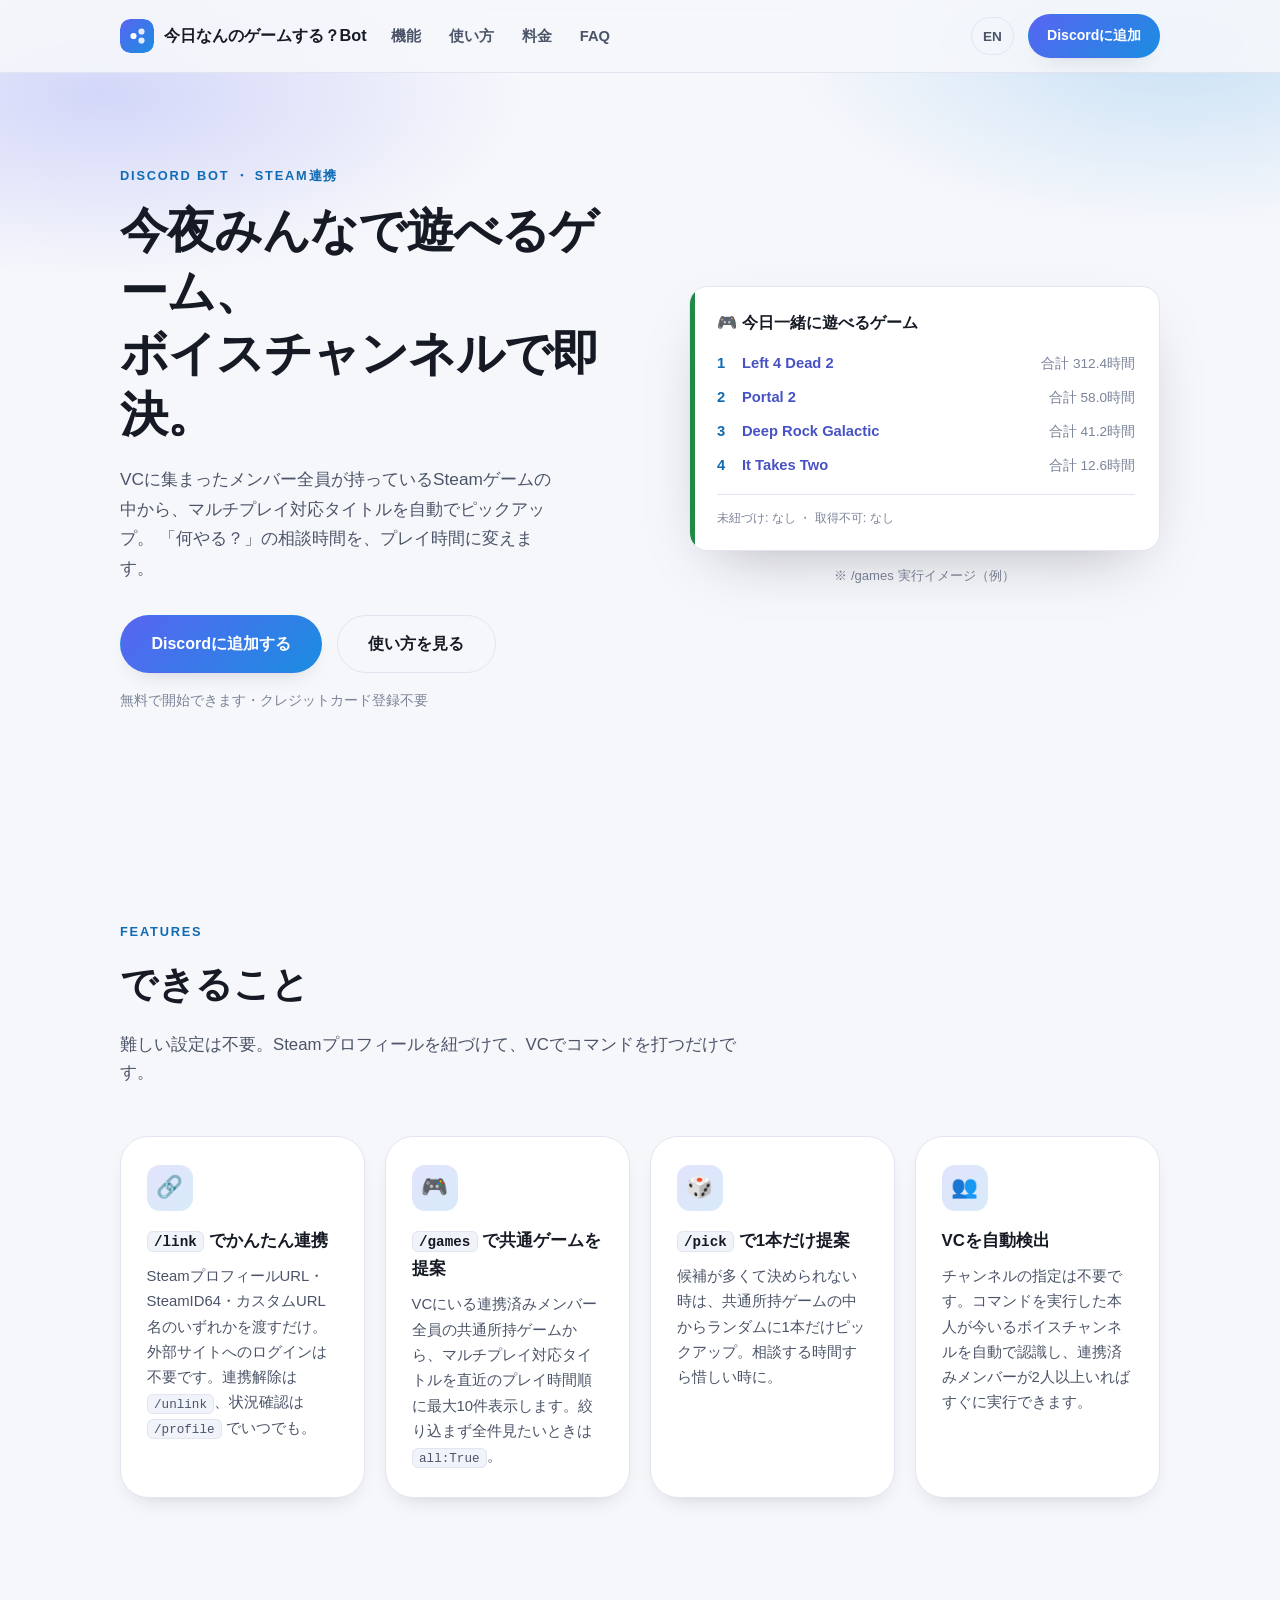
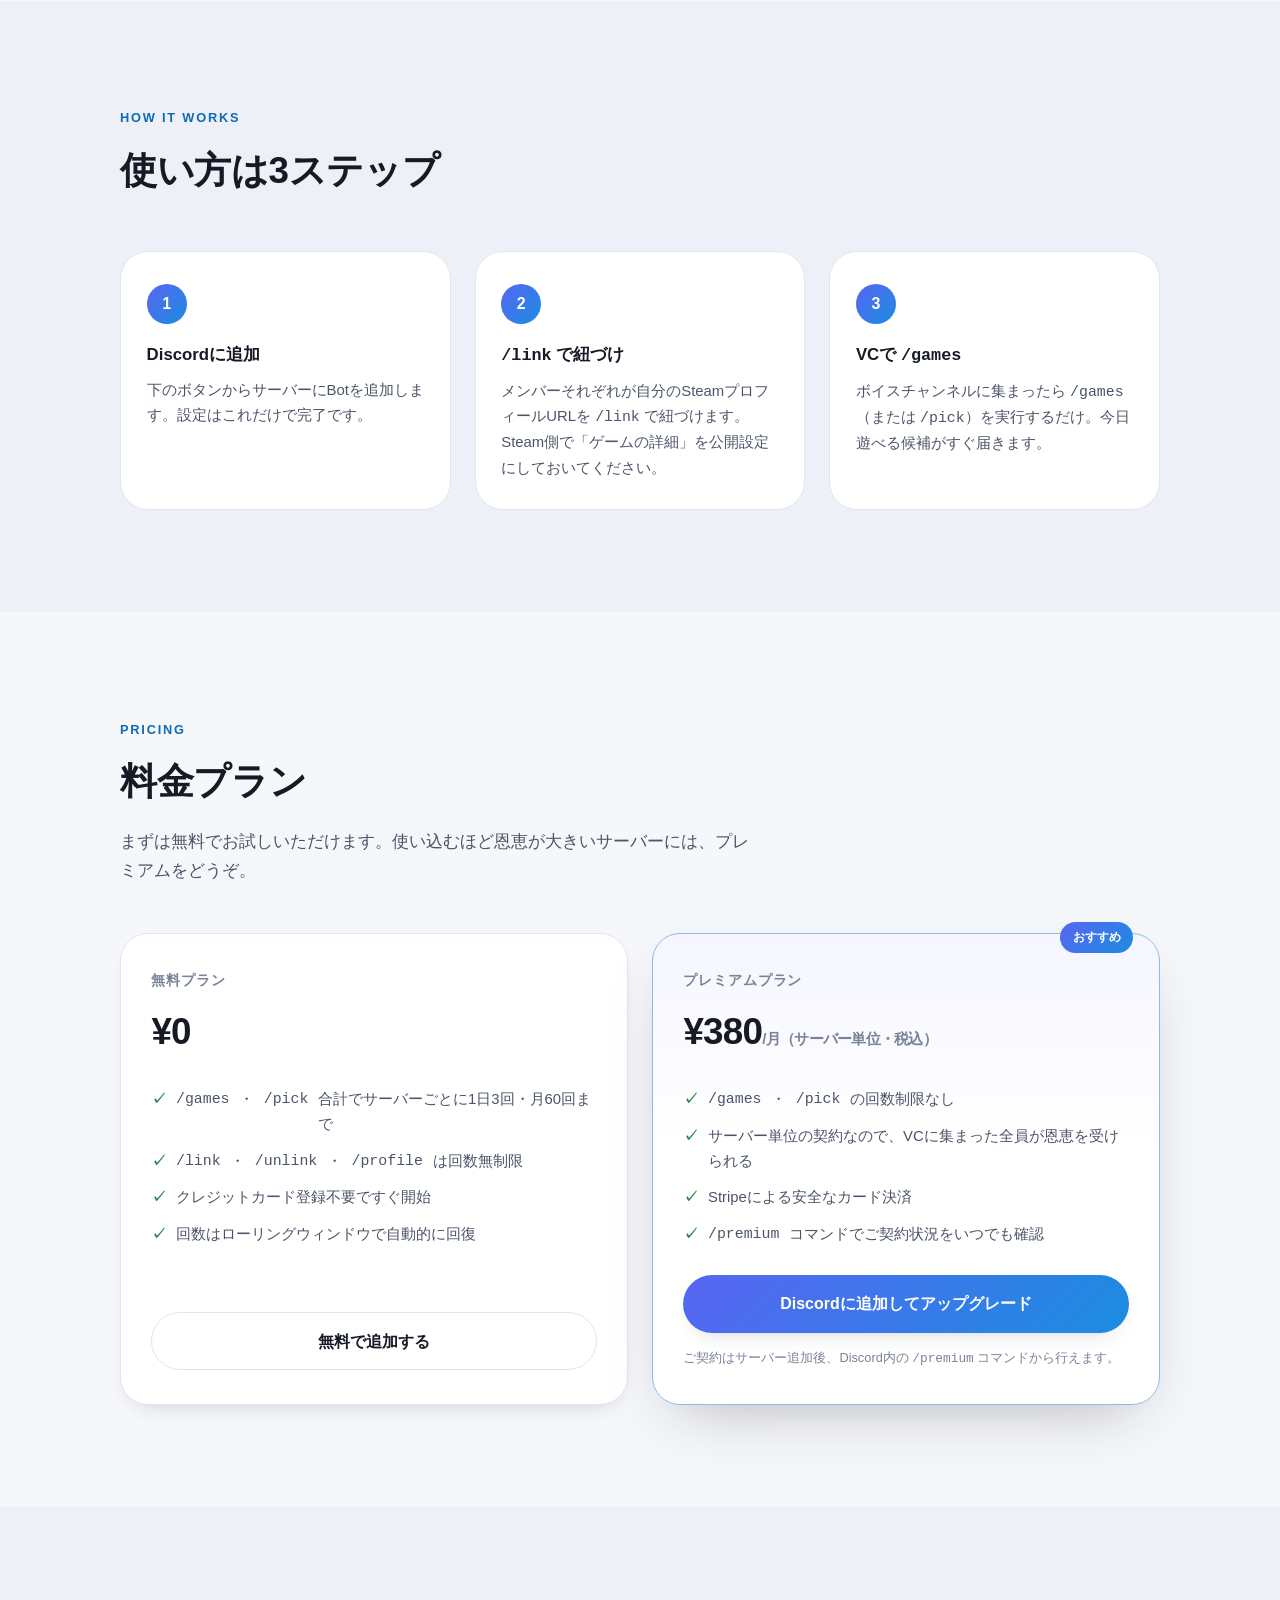
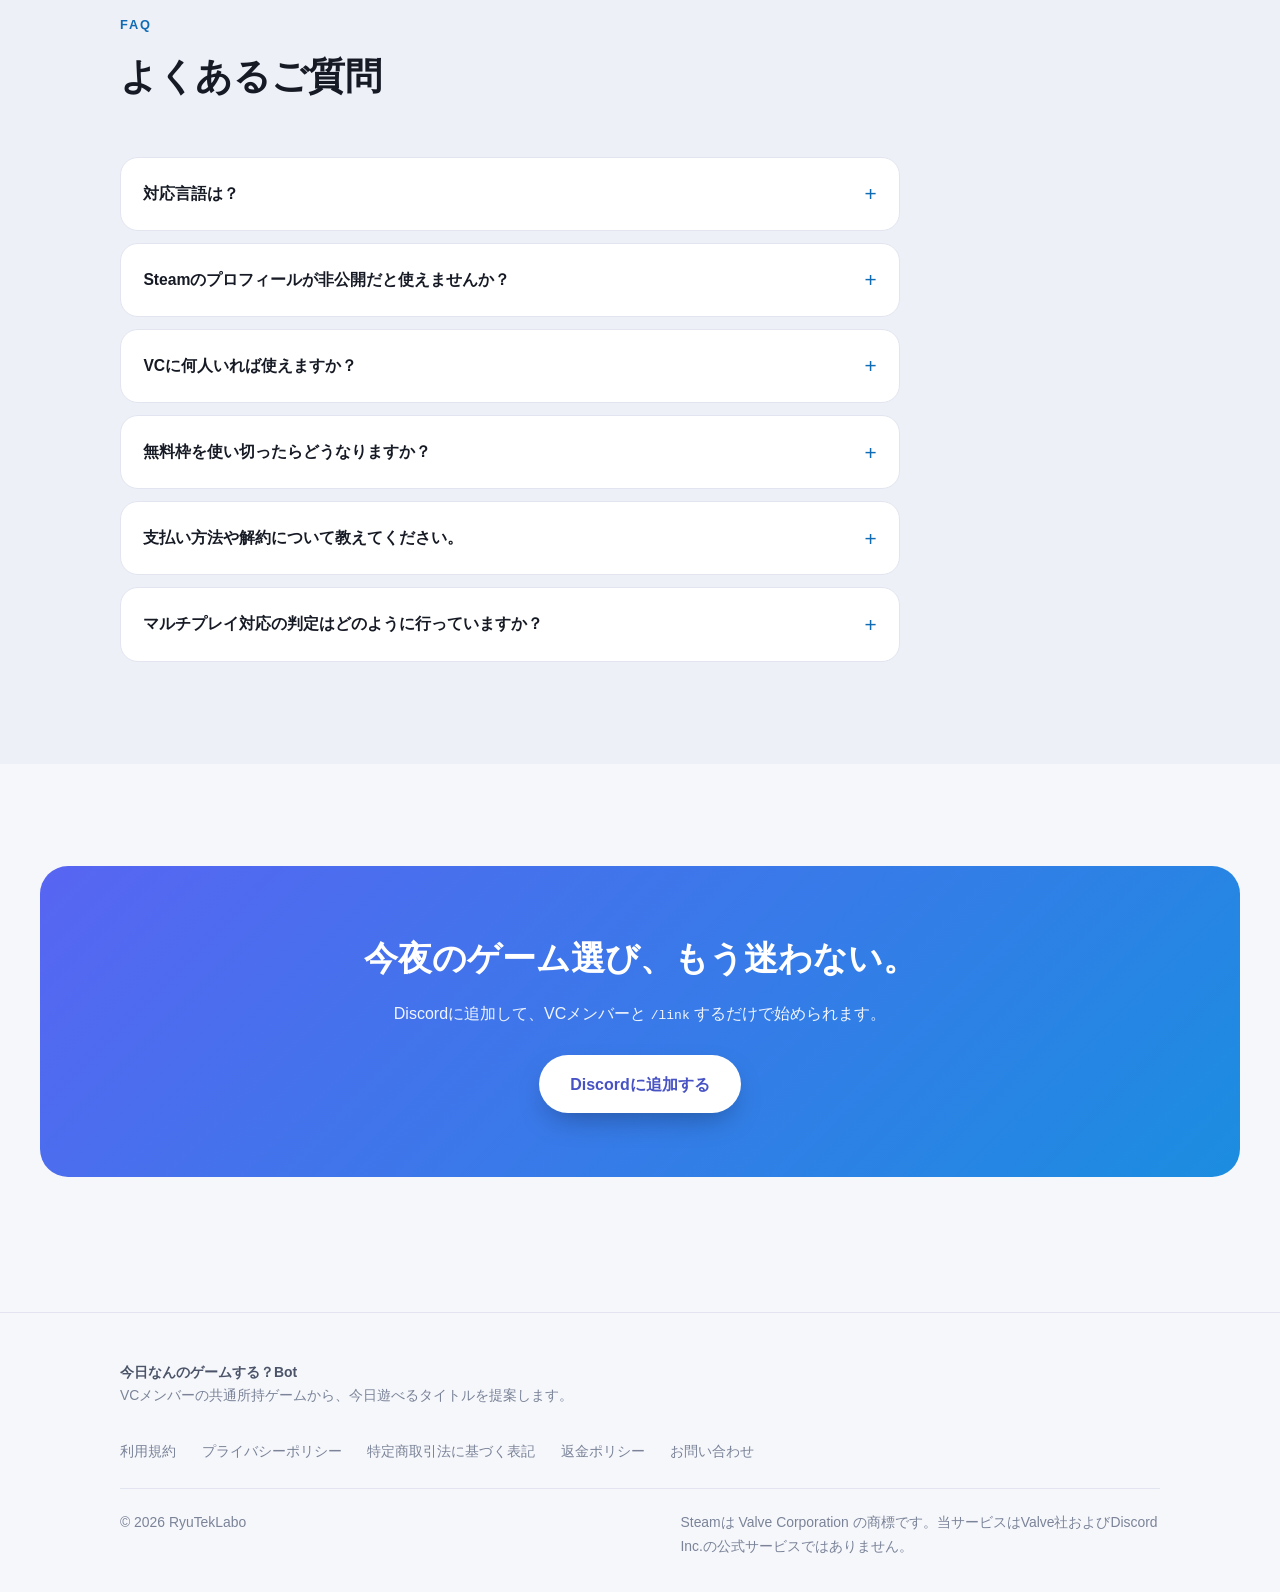
<file: site/index.html>
<!doctype html>
<html lang="ja">
<head>
<meta charset="utf-8">
<meta name="viewport" content="width=device-width, initial-scale=1">
<title>今日なんのゲームする？Bot — 今日遊べるゲームをVCで即決</title>
<meta name="description" content="ボイスチャンネルに集まったメンバー共通のSteam所持ゲームから、マルチプレイ対応タイトルを自動提案するDiscord Bot。/link で連携し、VCで /games または /pick を打つだけ。">
<link rel="stylesheet" href="style.css">
</head>
<body>
<a class="skip-link" href="#main">本文へスキップ</a>

<header class="nav">
  <div class="nav-inner">
    <a class="brand" href="#top" aria-label="トップへ">
      <svg class="brand-mark" viewBox="0 0 34 34" role="img" aria-hidden="true">
        <defs>
          <linearGradient id="brandGrad" x1="0" y1="0" x2="1" y2="1">
            <stop offset="0" stop-color="#5865f2"/>
            <stop offset="1" stop-color="#1b8de0"/>
          </linearGradient>
        </defs>
        <rect width="34" height="34" rx="10" fill="url(#brandGrad)"/>
        <circle cx="13.5" cy="17" r="3.1" fill="#fff"/>
        <circle cx="21.5" cy="12.5" r="3.1" fill="#fff" fill-opacity="0.85"/>
        <circle cx="21.5" cy="21.5" r="3.1" fill="#fff" fill-opacity="0.85"/>
      </svg>
      <span class="brand-text">今日なんのゲームする？Bot</span>
    </a>
    <nav class="nav-links" aria-label="ページ内リンク">
      <a href="#features">機能</a>
      <a href="#how">使い方</a>
      <a href="#pricing">料金</a>
      <a href="#faq">FAQ</a>
    </nav>
    <div class="nav-actions">
      <a class="lang-switch" href="en/index.html" hreflang="en" lang="en">EN</a>
      <a class="btn btn-primary btn-sm" href="https://discord.com/oauth2/authorize?client_id=1522688278589866164&amp;permissions=19456&amp;scope=bot%20applications.commands">Discordに追加</a>
    </div>
  </div>
</header>

<main id="main">

  <section class="hero" id="top">
    <div class="hero-inner">
      <div class="hero-copy">
        <p class="eyebrow">Discord Bot ・ Steam連携</p>
        <h1>今夜みんなで遊べるゲーム、<br>ボイスチャンネルで即決。</h1>
        <p class="lead">
          VCに集まったメンバー全員が持っているSteamゲームの中から、マルチプレイ対応タイトルを自動でピックアップ。
          「何やる？」の相談時間を、プレイ時間に変えます。
        </p>
        <div class="hero-actions">
          <a class="btn btn-primary btn-lg" href="https://discord.com/oauth2/authorize?client_id=1522688278589866164&amp;permissions=19456&amp;scope=bot%20applications.commands">Discordに追加する</a>
          <a class="btn btn-ghost btn-lg" href="#how">使い方を見る</a>
        </div>
        <p class="hero-note">無料で開始できます・クレジットカード登録不要</p>
      </div>

      <div class="hero-visual" aria-hidden="true">
        <div class="mock-embed">
          <div class="mock-embed-bar"></div>
          <p class="mock-embed-title">🎮 今日一緒に遊べるゲーム</p>
          <ol class="mock-embed-list">
            <li><span class="mock-rank">1</span><span class="mock-name">Left 4 Dead 2</span><span class="mock-meta">合計 312.4時間</span></li>
            <li><span class="mock-rank">2</span><span class="mock-name">Portal 2</span><span class="mock-meta">合計 58.0時間</span></li>
            <li><span class="mock-rank">3</span><span class="mock-name">Deep Rock Galactic</span><span class="mock-meta">合計 41.2時間</span></li>
            <li><span class="mock-rank">4</span><span class="mock-name">It Takes Two</span><span class="mock-meta">合計 12.6時間</span></li>
          </ol>
          <p class="mock-embed-footer">未紐づけ: なし ・ 取得不可: なし</p>
        </div>
        <p class="visual-caption">※ /games 実行イメージ（例）</p>
      </div>
    </div>
  </section>

  <section id="features">
    <div class="section-inner">
      <div class="section-head">
        <p class="eyebrow">Features</p>
        <h2 class="section-title">できること</h2>
        <p class="section-lead">難しい設定は不要。Steamプロフィールを紐づけて、VCでコマンドを打つだけです。</p>
      </div>
      <div class="card-grid cols-4">
        <div class="card">
          <div class="card-icon" aria-hidden="true">🔗</div>
          <h3><code>/link</code> でかんたん連携</h3>
          <p>SteamプロフィールURL・SteamID64・カスタムURL名のいずれかを渡すだけ。外部サイトへのログインは不要です。連携解除は <code>/unlink</code>、状況確認は <code>/profile</code> でいつでも。</p>
        </div>
        <div class="card">
          <div class="card-icon" aria-hidden="true">🎮</div>
          <h3><code>/games</code> で共通ゲームを提案</h3>
          <p>VCにいる連携済みメンバー全員の共通所持ゲームから、マルチプレイ対応タイトルを直近のプレイ時間順に最大10件表示します。絞り込まず全件見たいときは <code>all:True</code>。</p>
        </div>
        <div class="card">
          <div class="card-icon" aria-hidden="true">🎲</div>
          <h3><code>/pick</code> で1本だけ提案</h3>
          <p>候補が多くて決められない時は、共通所持ゲームの中からランダムに1本だけピックアップ。相談する時間すら惜しい時に。</p>
        </div>
        <div class="card">
          <div class="card-icon" aria-hidden="true">👥</div>
          <h3>VCを自動検出</h3>
          <p>チャンネルの指定は不要です。コマンドを実行した本人が今いるボイスチャンネルを自動で認識し、連携済みメンバーが2人以上いればすぐに実行できます。</p>
        </div>
      </div>
    </div>
  </section>

  <section class="section-alt" id="how">
    <div class="section-inner">
      <div class="section-head">
        <p class="eyebrow">How it works</p>
        <h2 class="section-title">使い方は3ステップ</h2>
      </div>
      <div class="steps">
        <div class="step">
          <div class="step-num" aria-hidden="true">1</div>
          <h3>Discordに追加</h3>
          <p>下のボタンからサーバーにBotを追加します。設定はこれだけで完了です。</p>
        </div>
        <div class="step">
          <div class="step-num" aria-hidden="true">2</div>
          <h3><code>/link</code> で紐づけ</h3>
          <p>メンバーそれぞれが自分のSteamプロフィールURLを <code>/link</code> で紐づけます。Steam側で「ゲームの詳細」を公開設定にしておいてください。</p>
        </div>
        <div class="step">
          <div class="step-num" aria-hidden="true">3</div>
          <h3>VCで <code>/games</code></h3>
          <p>ボイスチャンネルに集まったら <code>/games</code>（または <code>/pick</code>）を実行するだけ。今日遊べる候補がすぐ届きます。</p>
        </div>
      </div>
    </div>
  </section>

  <section id="pricing">
    <div class="section-inner">
      <div class="section-head">
        <p class="eyebrow">Pricing</p>
        <h2 class="section-title">料金プラン</h2>
        <p class="section-lead">まずは無料でお試しいただけます。使い込むほど恩恵が大きいサーバーには、プレミアムをどうぞ。</p>
      </div>
      <div class="pricing-grid">
        <div class="price-card">
          <p class="price-plan">無料プラン</p>
          <p class="price-amount">¥0</p>
          <ul class="price-list">
            <li><code>/games</code>・<code>/pick</code> 合計でサーバーごとに1日3回・月60回まで</li>
            <li><code>/link</code>・<code>/unlink</code>・<code>/profile</code> は回数無制限</li>
            <li>クレジットカード登録不要ですぐ開始</li>
            <li>回数はローリングウィンドウで自動的に回復</li>
          </ul>
          <a class="btn btn-ghost btn-lg" href="https://discord.com/oauth2/authorize?client_id=1522688278589866164&amp;permissions=19456&amp;scope=bot%20applications.commands">無料で追加する</a>
        </div>
        <div class="price-card is-premium">
          <span class="price-badge">おすすめ</span>
          <p class="price-plan">プレミアムプラン</p>
          <p class="price-amount">¥380<span>/月（サーバー単位・税込）</span></p>
          <ul class="price-list">
            <li><code>/games</code>・<code>/pick</code> の回数制限なし</li>
            <li>サーバー単位の契約なので、VCに集まった全員が恩恵を受けられる</li>
            <li>Stripeによる安全なカード決済</li>
            <li><code>/premium</code> コマンドでご契約状況をいつでも確認</li>
          </ul>
          <a class="btn btn-primary btn-lg" href="https://discord.com/oauth2/authorize?client_id=1522688278589866164&amp;permissions=19456&amp;scope=bot%20applications.commands">Discordに追加してアップグレード</a>
          <p class="price-foot">ご契約はサーバー追加後、Discord内の <code>/premium</code> コマンドから行えます。</p>
        </div>
      </div>
    </div>
  </section>

  <section class="section-alt" id="faq">
    <div class="section-inner">
      <div class="section-head">
        <p class="eyebrow">FAQ</p>
        <h2 class="section-title">よくあるご質問</h2>
      </div>
      <div class="faq-list">
        <details class="faq-item">
          <summary>対応言語は？</summary>
          <div class="faq-body">日本語と英語に対応しています。Discordクライアントの表示言語に応じて、Botの返信も自動的に切り替わります。</div>
        </details>
        <details class="faq-item">
          <summary>Steamのプロフィールが非公開だと使えませんか？</summary>
          <div class="faq-body"><code>/games</code>・<code>/pick</code> で所持ゲームを取得するには、Steamのプライバシー設定で「ゲームの詳細」を公開にしておく必要があります。非公開のメンバーは候補の集計対象から除外され、注記としてお名前が表示されます。</div>
        </details>
        <details class="faq-item">
          <summary>VCに何人いれば使えますか？</summary>
          <div class="faq-body">ボイスチャンネルに、Steam連携済みで所持ゲームの取得ができたメンバーが2人以上いれば実行できます。1人だけの場合や、全員が未連携の場合は実行できません。</div>
        </details>
        <details class="faq-item">
          <summary>無料枠を使い切ったらどうなりますか？</summary>
          <div class="faq-body">サーバーごとに1日3回・月60回のいずれかに達すると、それぞれの期間が経過することで自動的に回復します。すぐに使いたい場合はプレミアムへのアップグレードで即座に無制限になります。</div>
        </details>
        <details class="faq-item">
          <summary>支払い方法や解約について教えてください。</summary>
          <div class="faq-body">プレミアムはStripeによるクレジットカード決済のみに対応しています。ご契約状況は <code>/premium</code> コマンドでいつでも確認でき、解約もそこから行えます。</div>
        </details>
        <details class="faq-item">
          <summary>マルチプレイ対応の判定はどのように行っていますか？</summary>
          <div class="faq-body">Steam Store側の情報をもとに自動で判定し、結果をキャッシュしています。判定には少し時間がかかるため、追加した直後は一部タイトルが候補に反映されないことがあります（次回の実行時には反映されます）。</div>
        </details>
      </div>
    </div>
  </section>

  <section>
    <div class="cta-band">
      <h2>今夜のゲーム選び、もう迷わない。</h2>
      <p>Discordに追加して、VCメンバーと <code>/link</code> するだけで始められます。</p>
      <a class="btn btn-primary btn-lg" href="https://discord.com/oauth2/authorize?client_id=1522688278589866164&amp;permissions=19456&amp;scope=bot%20applications.commands">Discordに追加する</a>
    </div>
  </section>

</main>

<footer class="site-footer">
  <div class="footer-inner">
    <div class="footer-top">
      <div>
        <p class="footer-brand">今日なんのゲームする？Bot</p>
        <p>VCメンバーの共通所持ゲームから、今日遊べるタイトルを提案します。</p>
      </div>
      <nav class="footer-links" aria-label="法的情報">
        <a href="/terms">利用規約</a>
        <a href="/privacy">プライバシーポリシー</a>
        <a href="/tokushoho">特定商取引法に基づく表記</a>
        <a href="/refund">返金ポリシー</a>
        <a href="mailto:support@ryuteklabo.com">お問い合わせ</a>
      </nav>
    </div>
    <div class="footer-bottom">
      <p>© 2026 RyuTekLabo</p>
      <p class="footer-disclaimer">Steamは Valve Corporation の商標です。当サービスはValve社およびDiscord Inc.の公式サービスではありません。</p>
    </div>
  </div>
</footer>

</body>
</html>
</file>
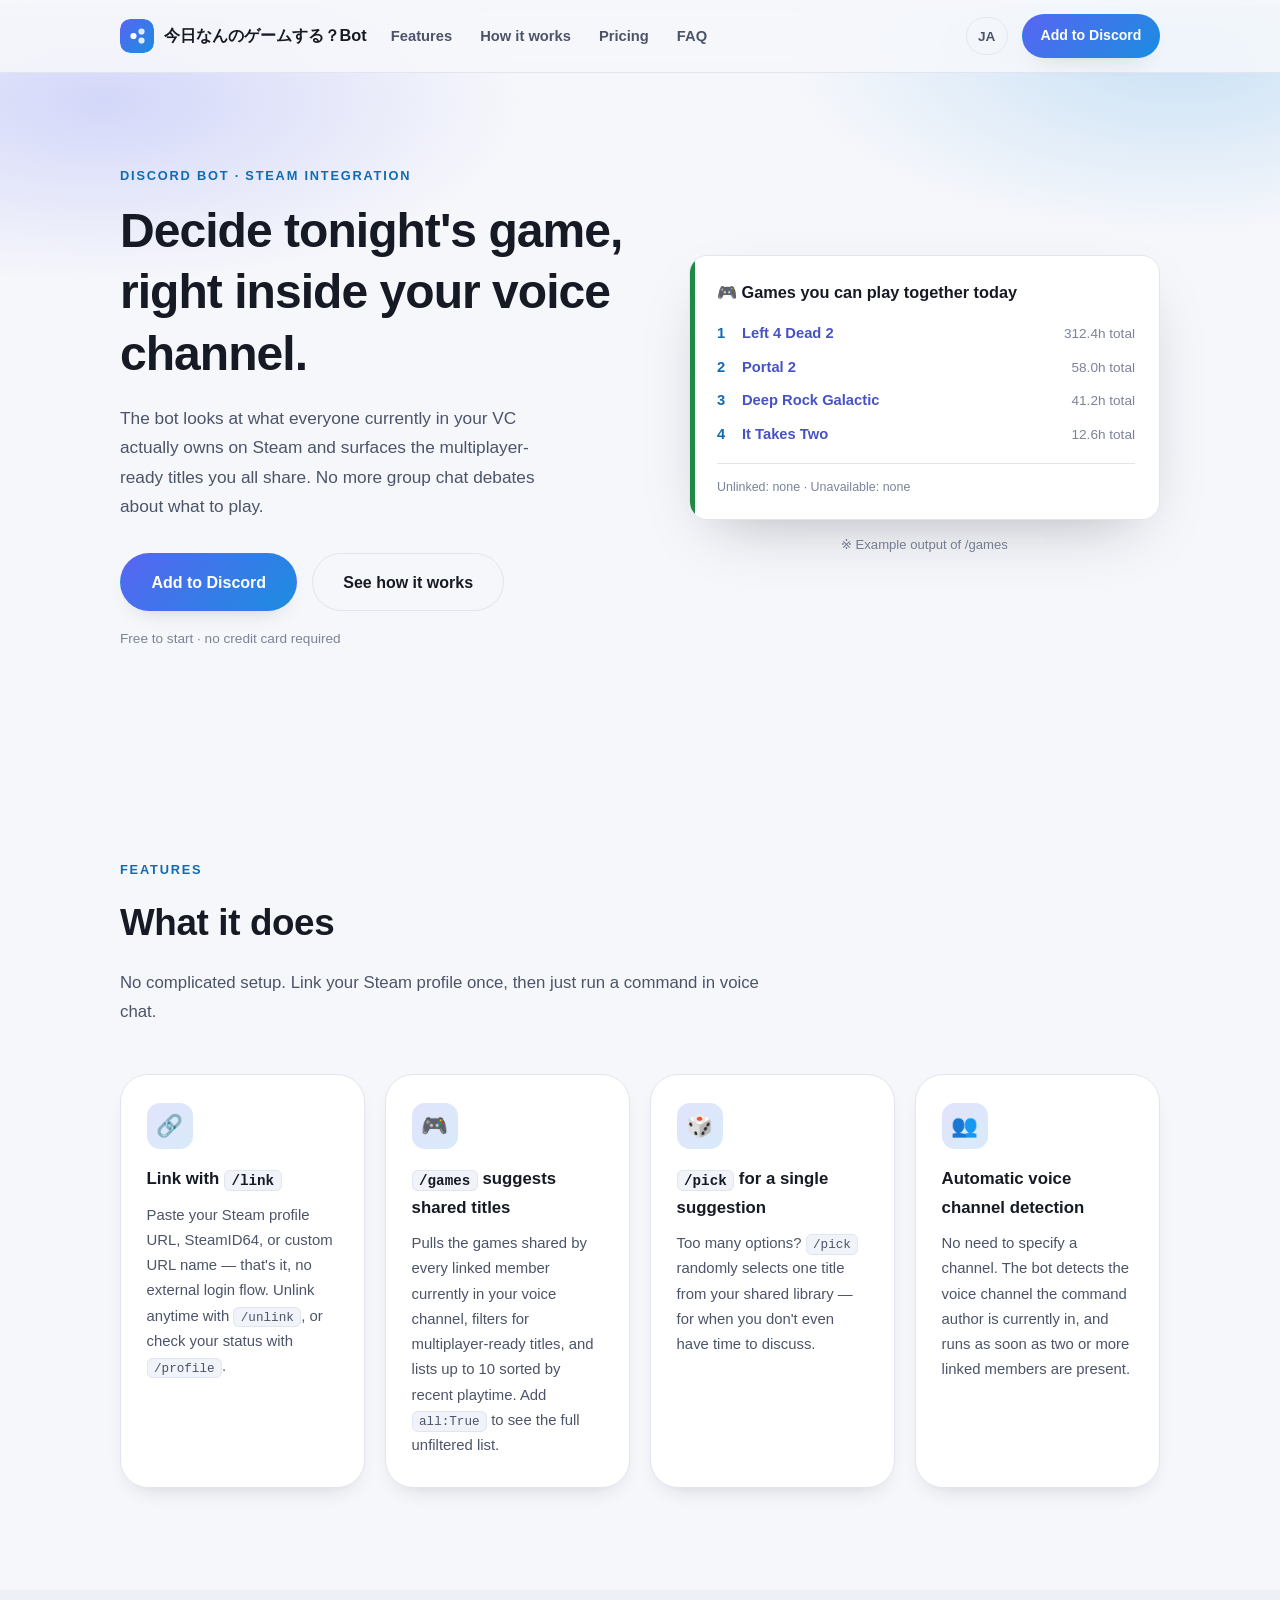
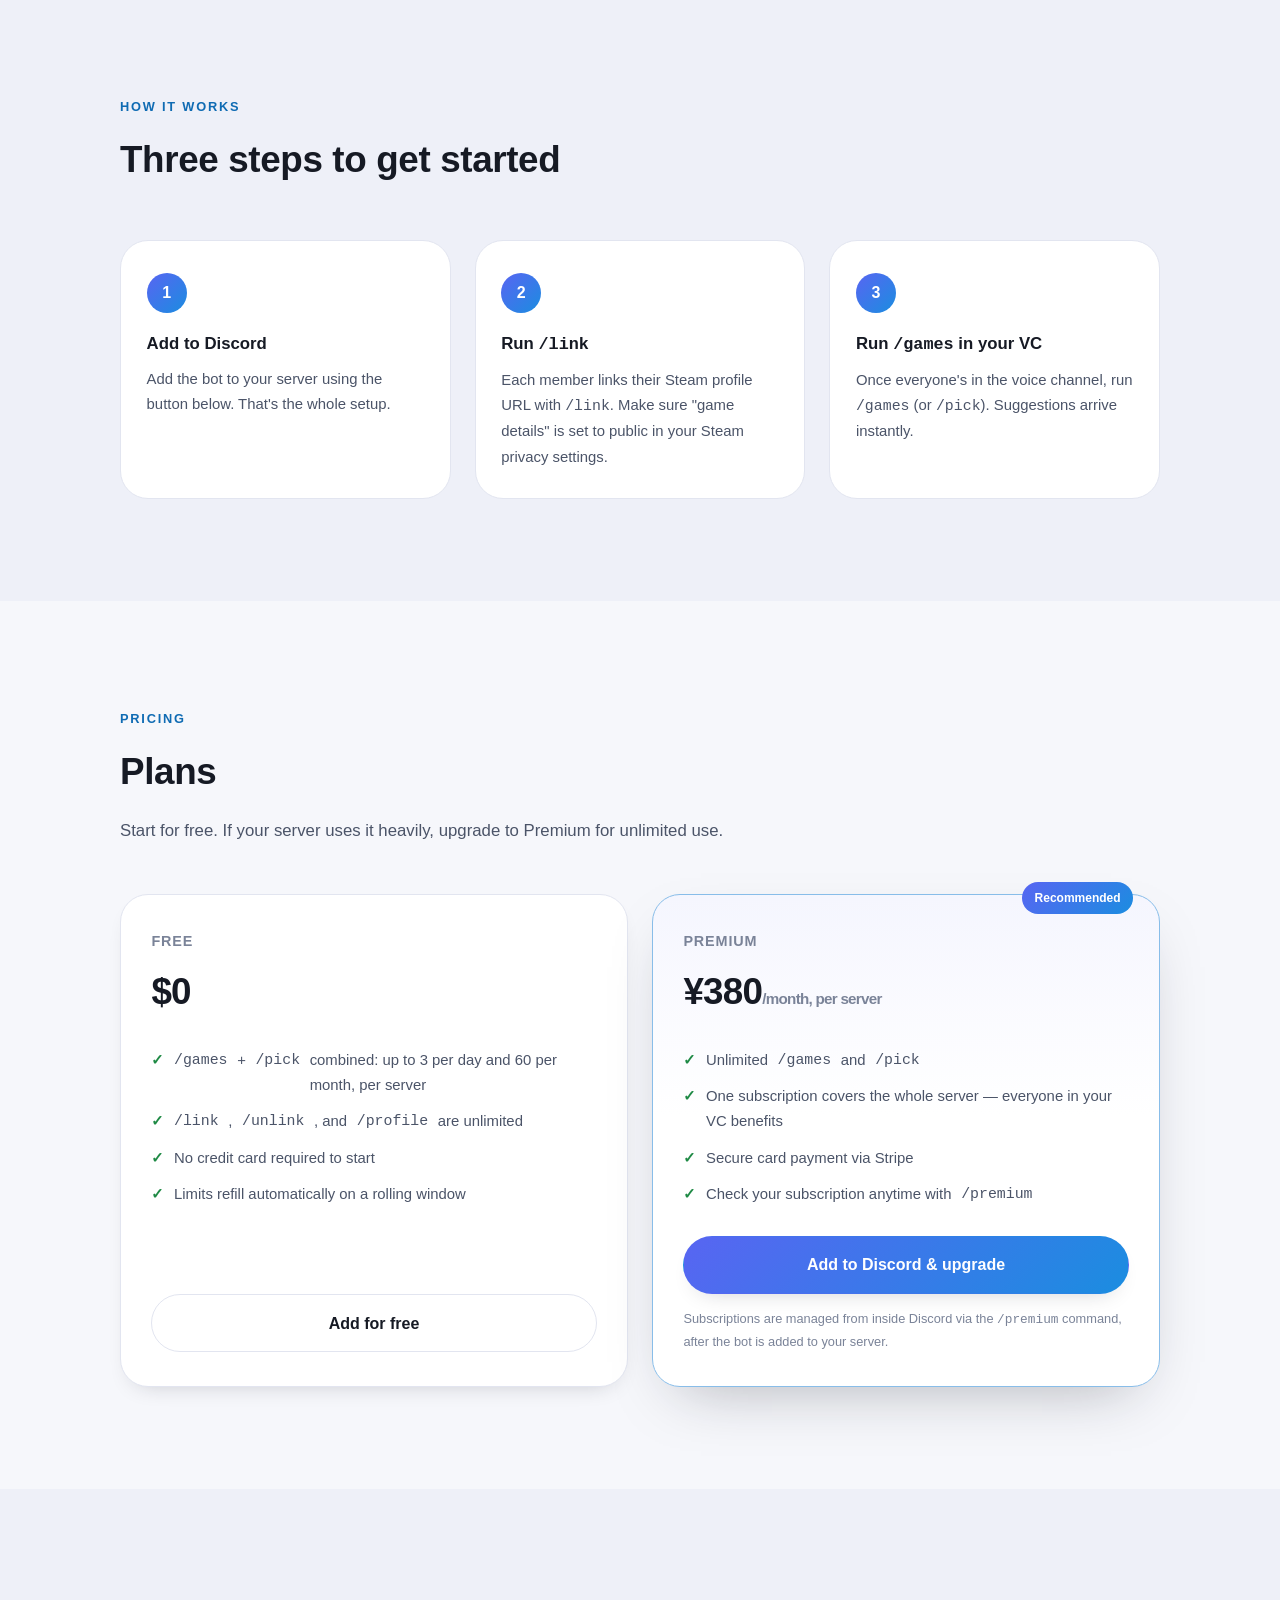
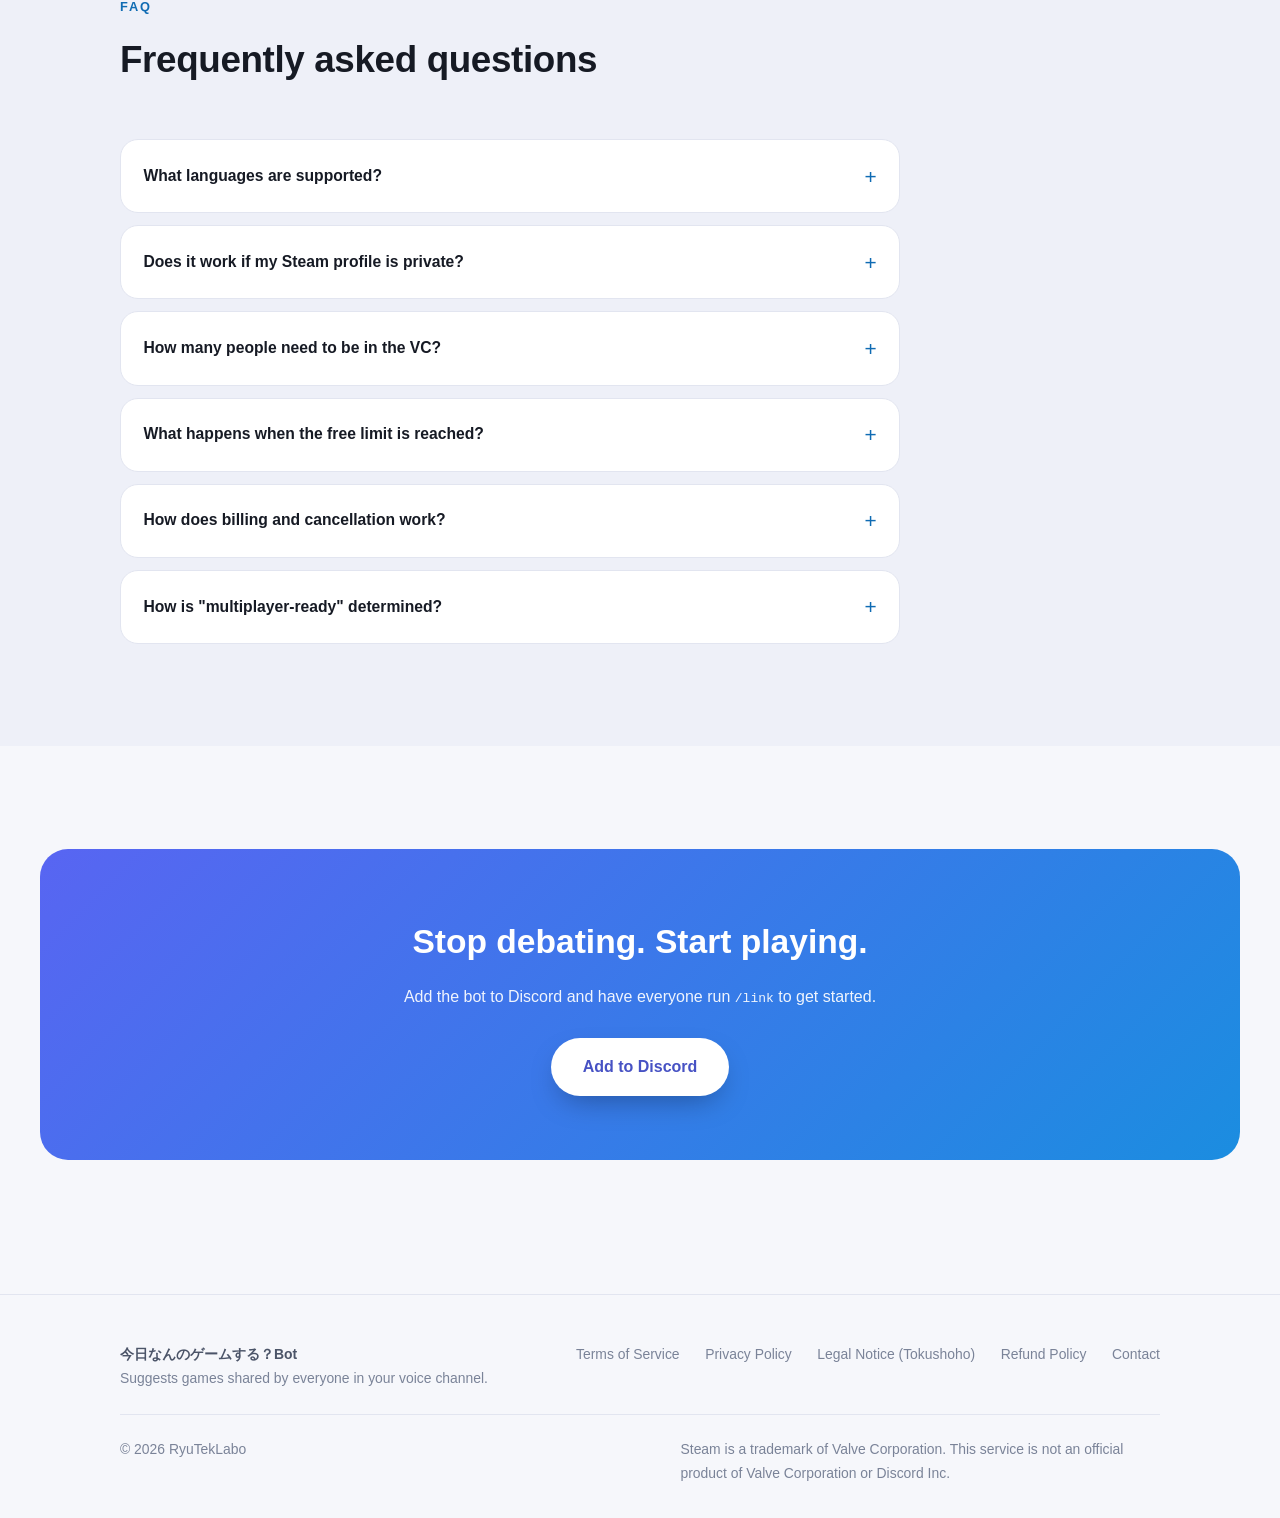
<file: site/en/index.html>
<!doctype html>
<html lang="en">
<head>
<meta charset="utf-8">
<meta name="viewport" content="width=device-width, initial-scale=1">
<title>今日なんのゲームする？Bot — Pick tonight's game, right in voice chat</title>
<meta name="description" content="A Discord bot that suggests multiplayer-ready Steam games shared by everyone in a voice channel. Link with /link, then run /games or /pick in your VC.">
<link rel="stylesheet" href="../style.css">
</head>
<body>
<a class="skip-link" href="#main">Skip to content</a>

<header class="nav">
  <div class="nav-inner">
    <a class="brand" href="#top" aria-label="Back to top">
      <svg class="brand-mark" viewBox="0 0 34 34" role="img" aria-hidden="true">
        <defs>
          <linearGradient id="brandGrad" x1="0" y1="0" x2="1" y2="1">
            <stop offset="0" stop-color="#5865f2"/>
            <stop offset="1" stop-color="#1b8de0"/>
          </linearGradient>
        </defs>
        <rect width="34" height="34" rx="10" fill="url(#brandGrad)"/>
        <circle cx="13.5" cy="17" r="3.1" fill="#fff"/>
        <circle cx="21.5" cy="12.5" r="3.1" fill="#fff" fill-opacity="0.85"/>
        <circle cx="21.5" cy="21.5" r="3.1" fill="#fff" fill-opacity="0.85"/>
      </svg>
      <span class="brand-text">今日なんのゲームする？Bot</span>
    </a>
    <nav class="nav-links" aria-label="Page sections">
      <a href="#features">Features</a>
      <a href="#how">How it works</a>
      <a href="#pricing">Pricing</a>
      <a href="#faq">FAQ</a>
    </nav>
    <div class="nav-actions">
      <a class="lang-switch" href="../index.html" hreflang="ja" lang="ja">JA</a>
      <a class="btn btn-primary btn-sm" href="https://discord.com/oauth2/authorize?client_id=1522688278589866164&amp;permissions=19456&amp;scope=bot%20applications.commands">Add to Discord</a>
    </div>
  </div>
</header>

<main id="main">

  <section class="hero" id="top">
    <div class="hero-inner">
      <div class="hero-copy">
        <p class="eyebrow">Discord Bot · Steam Integration</p>
        <h1>Decide tonight's game,<br>right inside your voice channel.</h1>
        <p class="lead">
          The bot looks at what everyone currently in your VC actually owns on Steam and
          surfaces the multiplayer-ready titles you all share. No more group chat debates
          about what to play.
        </p>
        <div class="hero-actions">
          <a class="btn btn-primary btn-lg" href="https://discord.com/oauth2/authorize?client_id=1522688278589866164&amp;permissions=19456&amp;scope=bot%20applications.commands">Add to Discord</a>
          <a class="btn btn-ghost btn-lg" href="#how">See how it works</a>
        </div>
        <p class="hero-note">Free to start · no credit card required</p>
      </div>

      <div class="hero-visual" aria-hidden="true">
        <div class="mock-embed">
          <div class="mock-embed-bar"></div>
          <p class="mock-embed-title">🎮 Games you can play together today</p>
          <ol class="mock-embed-list">
            <li><span class="mock-rank">1</span><span class="mock-name">Left 4 Dead 2</span><span class="mock-meta">312.4h total</span></li>
            <li><span class="mock-rank">2</span><span class="mock-name">Portal 2</span><span class="mock-meta">58.0h total</span></li>
            <li><span class="mock-rank">3</span><span class="mock-name">Deep Rock Galactic</span><span class="mock-meta">41.2h total</span></li>
            <li><span class="mock-rank">4</span><span class="mock-name">It Takes Two</span><span class="mock-meta">12.6h total</span></li>
          </ol>
          <p class="mock-embed-footer">Unlinked: none · Unavailable: none</p>
        </div>
        <p class="visual-caption">※ Example output of /games</p>
      </div>
    </div>
  </section>

  <section id="features">
    <div class="section-inner">
      <div class="section-head">
        <p class="eyebrow">Features</p>
        <h2 class="section-title">What it does</h2>
        <p class="section-lead">No complicated setup. Link your Steam profile once, then just run a command in voice chat.</p>
      </div>
      <div class="card-grid cols-4">
        <div class="card">
          <div class="card-icon" aria-hidden="true">🔗</div>
          <h3>Link with <code>/link</code></h3>
          <p>Paste your Steam profile URL, SteamID64, or custom URL name — that's it, no external login flow. Unlink anytime with <code>/unlink</code>, or check your status with <code>/profile</code>.</p>
        </div>
        <div class="card">
          <div class="card-icon" aria-hidden="true">🎮</div>
          <h3><code>/games</code> suggests shared titles</h3>
          <p>Pulls the games shared by every linked member currently in your voice channel, filters for multiplayer-ready titles, and lists up to 10 sorted by recent playtime. Add <code>all:True</code> to see the full unfiltered list.</p>
        </div>
        <div class="card">
          <div class="card-icon" aria-hidden="true">🎲</div>
          <h3><code>/pick</code> for a single suggestion</h3>
          <p>Too many options? <code>/pick</code> randomly selects one title from your shared library — for when you don't even have time to discuss.</p>
        </div>
        <div class="card">
          <div class="card-icon" aria-hidden="true">👥</div>
          <h3>Automatic voice channel detection</h3>
          <p>No need to specify a channel. The bot detects the voice channel the command author is currently in, and runs as soon as two or more linked members are present.</p>
        </div>
      </div>
    </div>
  </section>

  <section class="section-alt" id="how">
    <div class="section-inner">
      <div class="section-head">
        <p class="eyebrow">How it works</p>
        <h2 class="section-title">Three steps to get started</h2>
      </div>
      <div class="steps">
        <div class="step">
          <div class="step-num" aria-hidden="true">1</div>
          <h3>Add to Discord</h3>
          <p>Add the bot to your server using the button below. That's the whole setup.</p>
        </div>
        <div class="step">
          <div class="step-num" aria-hidden="true">2</div>
          <h3>Run <code>/link</code></h3>
          <p>Each member links their Steam profile URL with <code>/link</code>. Make sure "game details" is set to public in your Steam privacy settings.</p>
        </div>
        <div class="step">
          <div class="step-num" aria-hidden="true">3</div>
          <h3>Run <code>/games</code> in your VC</h3>
          <p>Once everyone's in the voice channel, run <code>/games</code> (or <code>/pick</code>). Suggestions arrive instantly.</p>
        </div>
      </div>
    </div>
  </section>

  <section id="pricing">
    <div class="section-inner">
      <div class="section-head">
        <p class="eyebrow">Pricing</p>
        <h2 class="section-title">Plans</h2>
        <p class="section-lead">Start for free. If your server uses it heavily, upgrade to Premium for unlimited use.</p>
      </div>
      <div class="pricing-grid">
        <div class="price-card">
          <p class="price-plan">Free</p>
          <p class="price-amount">$0</p>
          <ul class="price-list">
            <li><code>/games</code> + <code>/pick</code> combined: up to 3 per day and 60 per month, per server</li>
            <li><code>/link</code>, <code>/unlink</code>, and <code>/profile</code> are unlimited</li>
            <li>No credit card required to start</li>
            <li>Limits refill automatically on a rolling window</li>
          </ul>
          <a class="btn btn-ghost btn-lg" href="https://discord.com/oauth2/authorize?client_id=1522688278589866164&amp;permissions=19456&amp;scope=bot%20applications.commands">Add for free</a>
        </div>
        <div class="price-card is-premium">
          <span class="price-badge">Recommended</span>
          <p class="price-plan">Premium</p>
          <p class="price-amount">¥380<span>/month, per server</span></p>
          <ul class="price-list">
            <li>Unlimited <code>/games</code> and <code>/pick</code></li>
            <li>One subscription covers the whole server — everyone in your VC benefits</li>
            <li>Secure card payment via Stripe</li>
            <li>Check your subscription anytime with <code>/premium</code></li>
          </ul>
          <a class="btn btn-primary btn-lg" href="https://discord.com/oauth2/authorize?client_id=1522688278589866164&amp;permissions=19456&amp;scope=bot%20applications.commands">Add to Discord &amp; upgrade</a>
          <p class="price-foot">Subscriptions are managed from inside Discord via the <code>/premium</code> command, after the bot is added to your server.</p>
        </div>
      </div>
    </div>
  </section>

  <section class="section-alt" id="faq">
    <div class="section-inner">
      <div class="section-head">
        <p class="eyebrow">FAQ</p>
        <h2 class="section-title">Frequently asked questions</h2>
      </div>
      <div class="faq-list">
        <details class="faq-item">
          <summary>What languages are supported?</summary>
          <div class="faq-body">Japanese and English. Replies automatically match your Discord client's display language.</div>
        </details>
        <details class="faq-item">
          <summary>Does it work if my Steam profile is private?</summary>
          <div class="faq-body"><code>/games</code> and <code>/pick</code> need "game details" set to public in your Steam privacy settings to read your library. Members without public game details are excluded from the results and listed in a footer note.</div>
        </details>
        <details class="faq-item">
          <summary>How many people need to be in the VC?</summary>
          <div class="faq-body">At least two linked members with a readable game library need to be present in the voice channel. It won't run with only one member, or if nobody has linked their account.</div>
        </details>
        <details class="faq-item">
          <summary>What happens when the free limit is reached?</summary>
          <div class="faq-body">Each server gets up to 3 uses per day and 60 per month (combined for <code>/games</code> and <code>/pick</code>). Both limits refill automatically as time passes on a rolling window. Upgrading to Premium removes the limit immediately.</div>
        </details>
        <details class="faq-item">
          <summary>How does billing and cancellation work?</summary>
          <div class="faq-body">Premium is billed via Stripe by credit card. Check your subscription status anytime with <code>/premium</code>, and cancel from there as well.</div>
        </details>
        <details class="faq-item">
          <summary>How is "multiplayer-ready" determined?</summary>
          <div class="faq-body">The bot checks each title against Steam Store data and caches the result. This check takes a little time, so right after adding the bot, a few titles may not yet appear in the results — they'll show up the next time you run the command.</div>
        </details>
      </div>
    </div>
  </section>

  <section>
    <div class="cta-band">
      <h2>Stop debating. Start playing.</h2>
      <p>Add the bot to Discord and have everyone run <code>/link</code> to get started.</p>
      <a class="btn btn-primary btn-lg" href="https://discord.com/oauth2/authorize?client_id=1522688278589866164&amp;permissions=19456&amp;scope=bot%20applications.commands">Add to Discord</a>
    </div>
  </section>

</main>

<footer class="site-footer">
  <div class="footer-inner">
    <div class="footer-top">
      <div>
        <p class="footer-brand">今日なんのゲームする？Bot</p>
        <p>Suggests games shared by everyone in your voice channel.</p>
      </div>
      <nav class="footer-links" aria-label="Legal">
        <a href="/terms">Terms of Service</a>
        <a href="/privacy">Privacy Policy</a>
        <a href="/tokushoho">Legal Notice (Tokushoho)</a>
        <a href="/refund">Refund Policy</a>
        <a href="mailto:support@ryuteklabo.com">Contact</a>
      </nav>
    </div>
    <div class="footer-bottom">
      <p>© 2026 RyuTekLabo</p>
      <p class="footer-disclaimer">Steam is a trademark of Valve Corporation. This service is not an official product of Valve Corporation or Discord Inc.</p>
    </div>
  </div>
</footer>

</body>
</html>
</file>
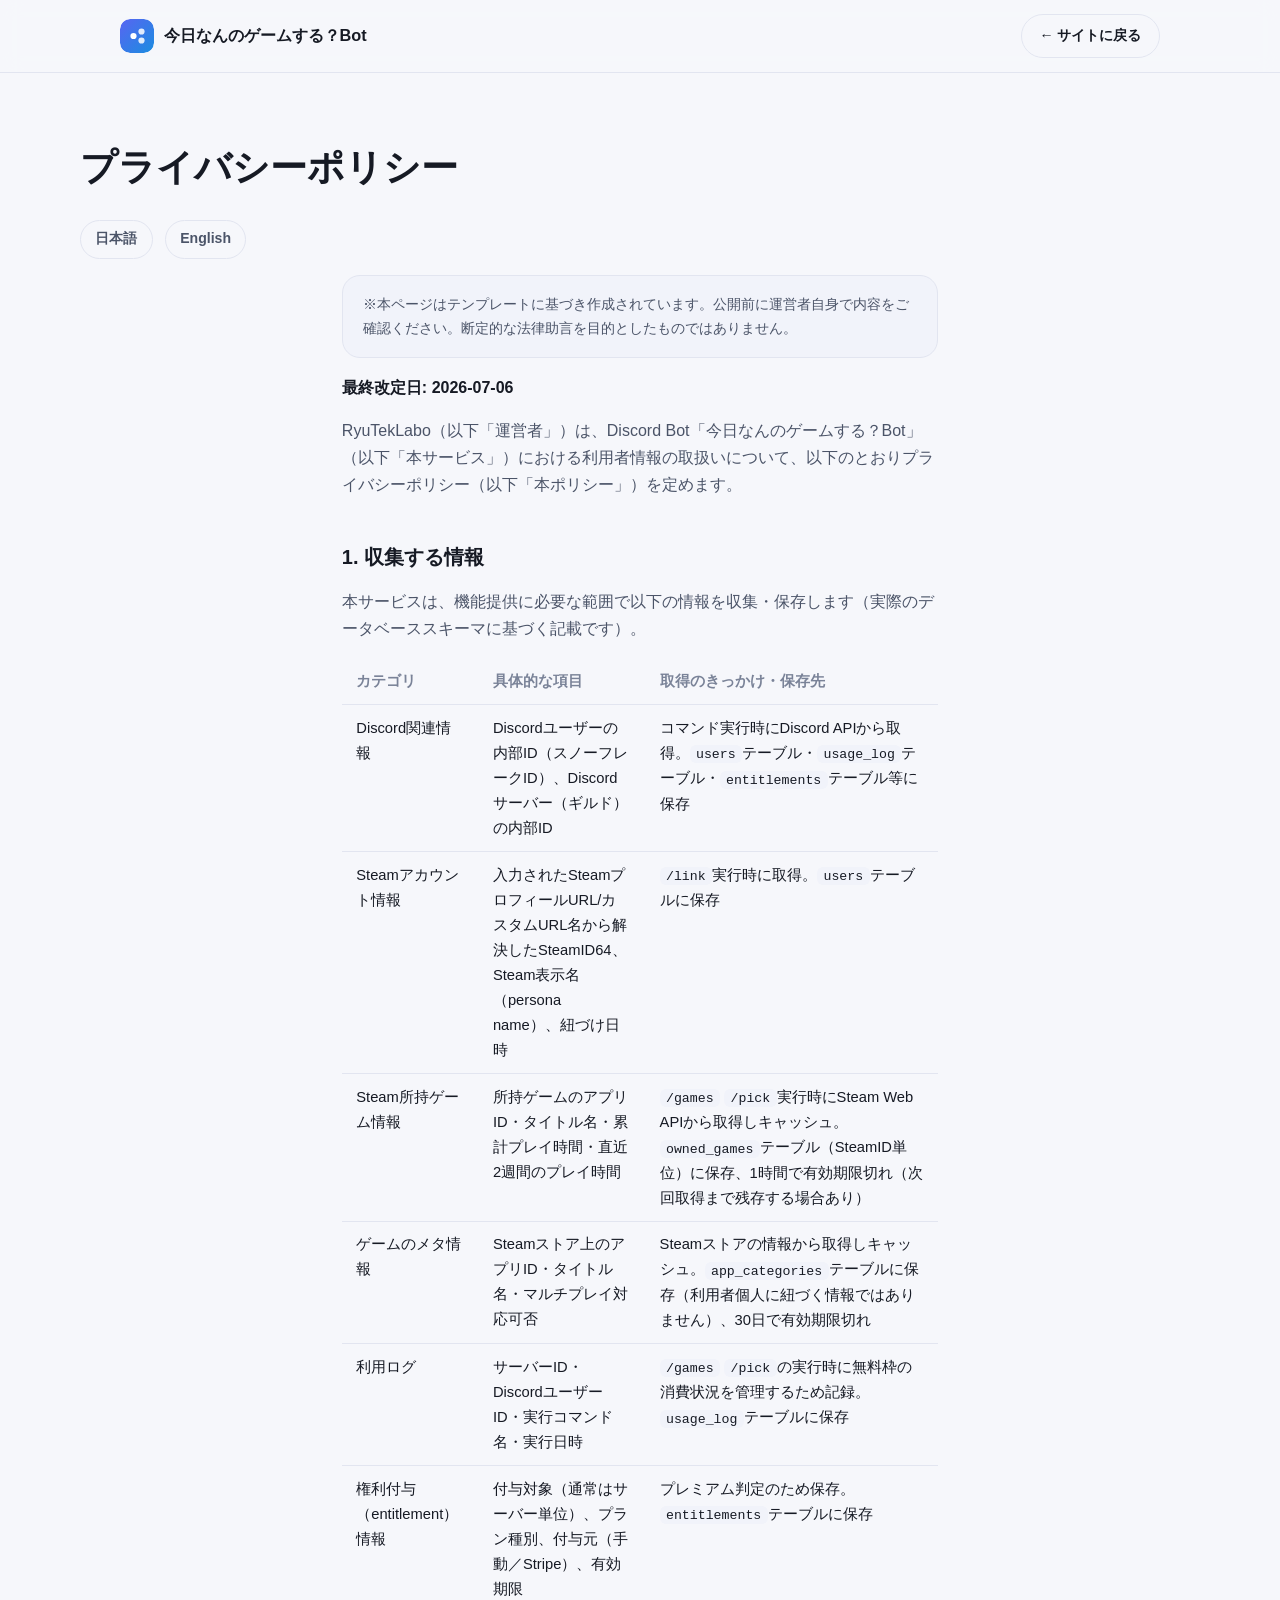
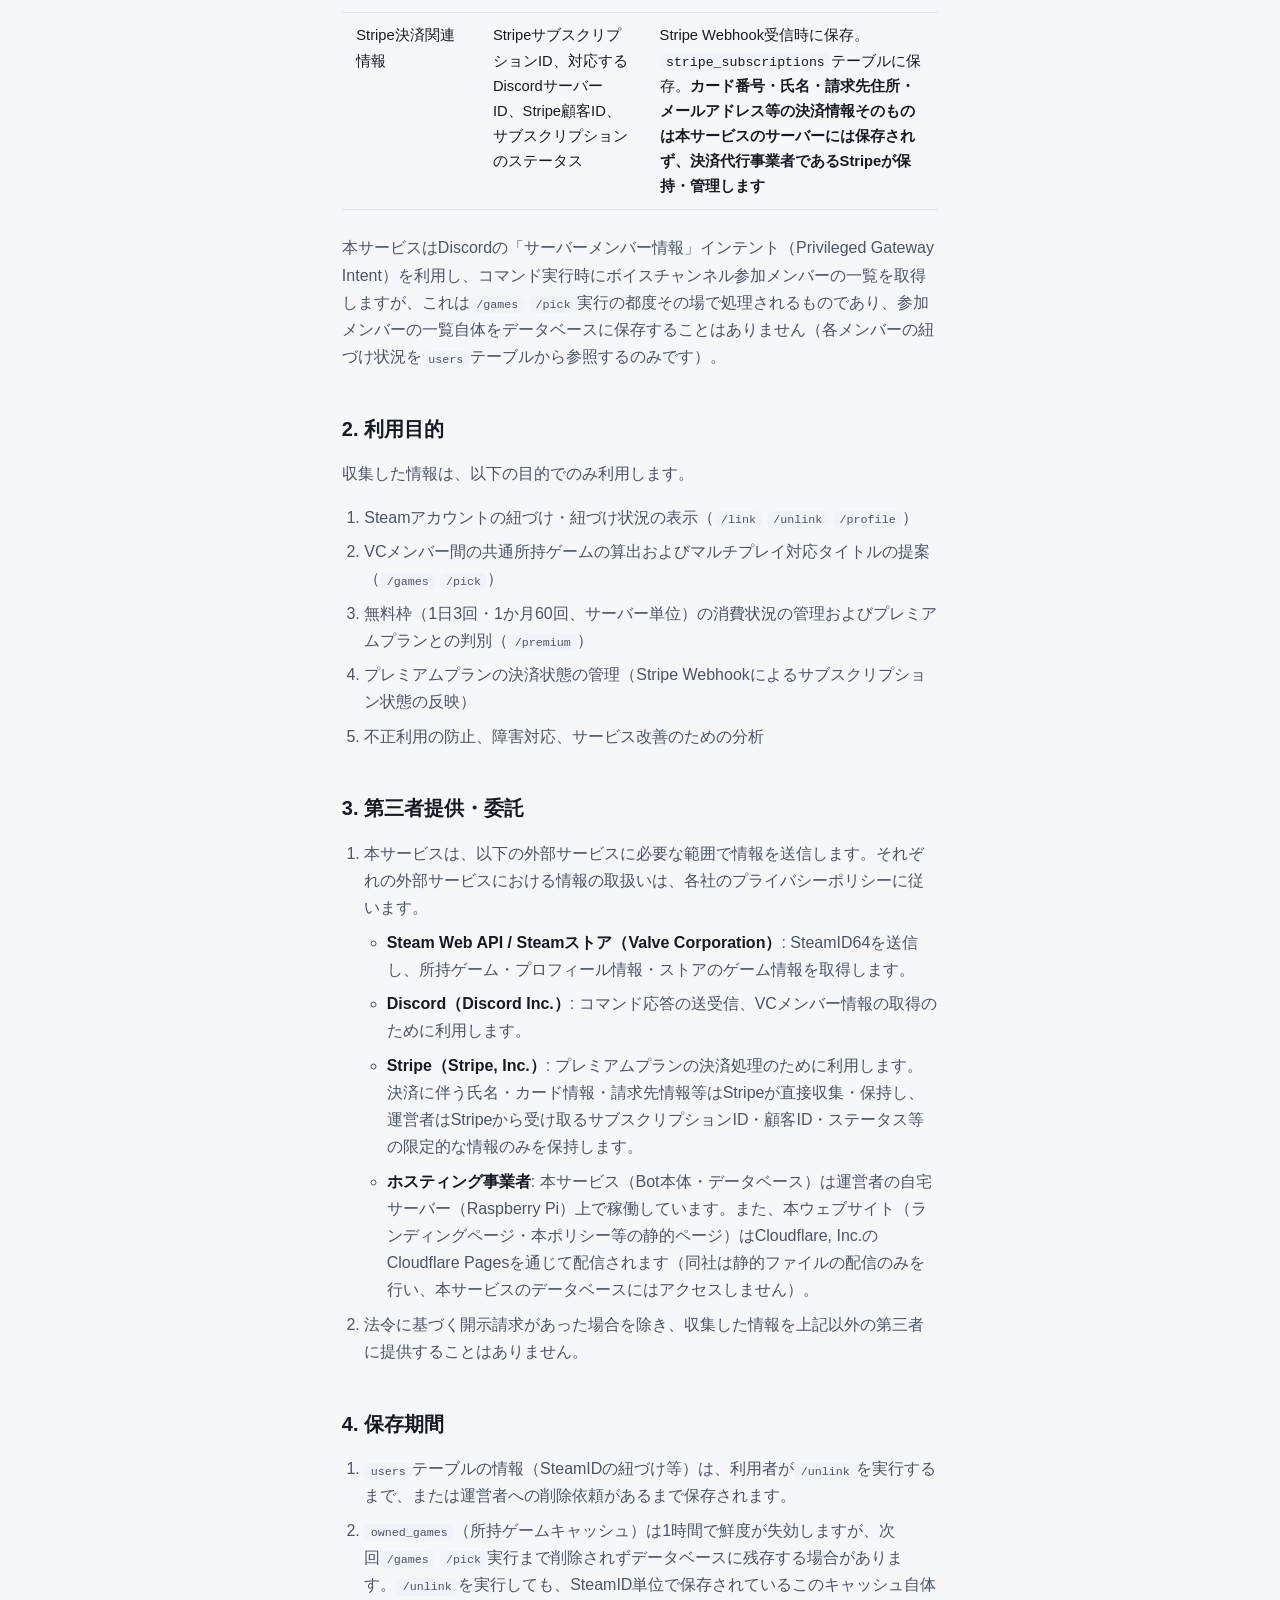
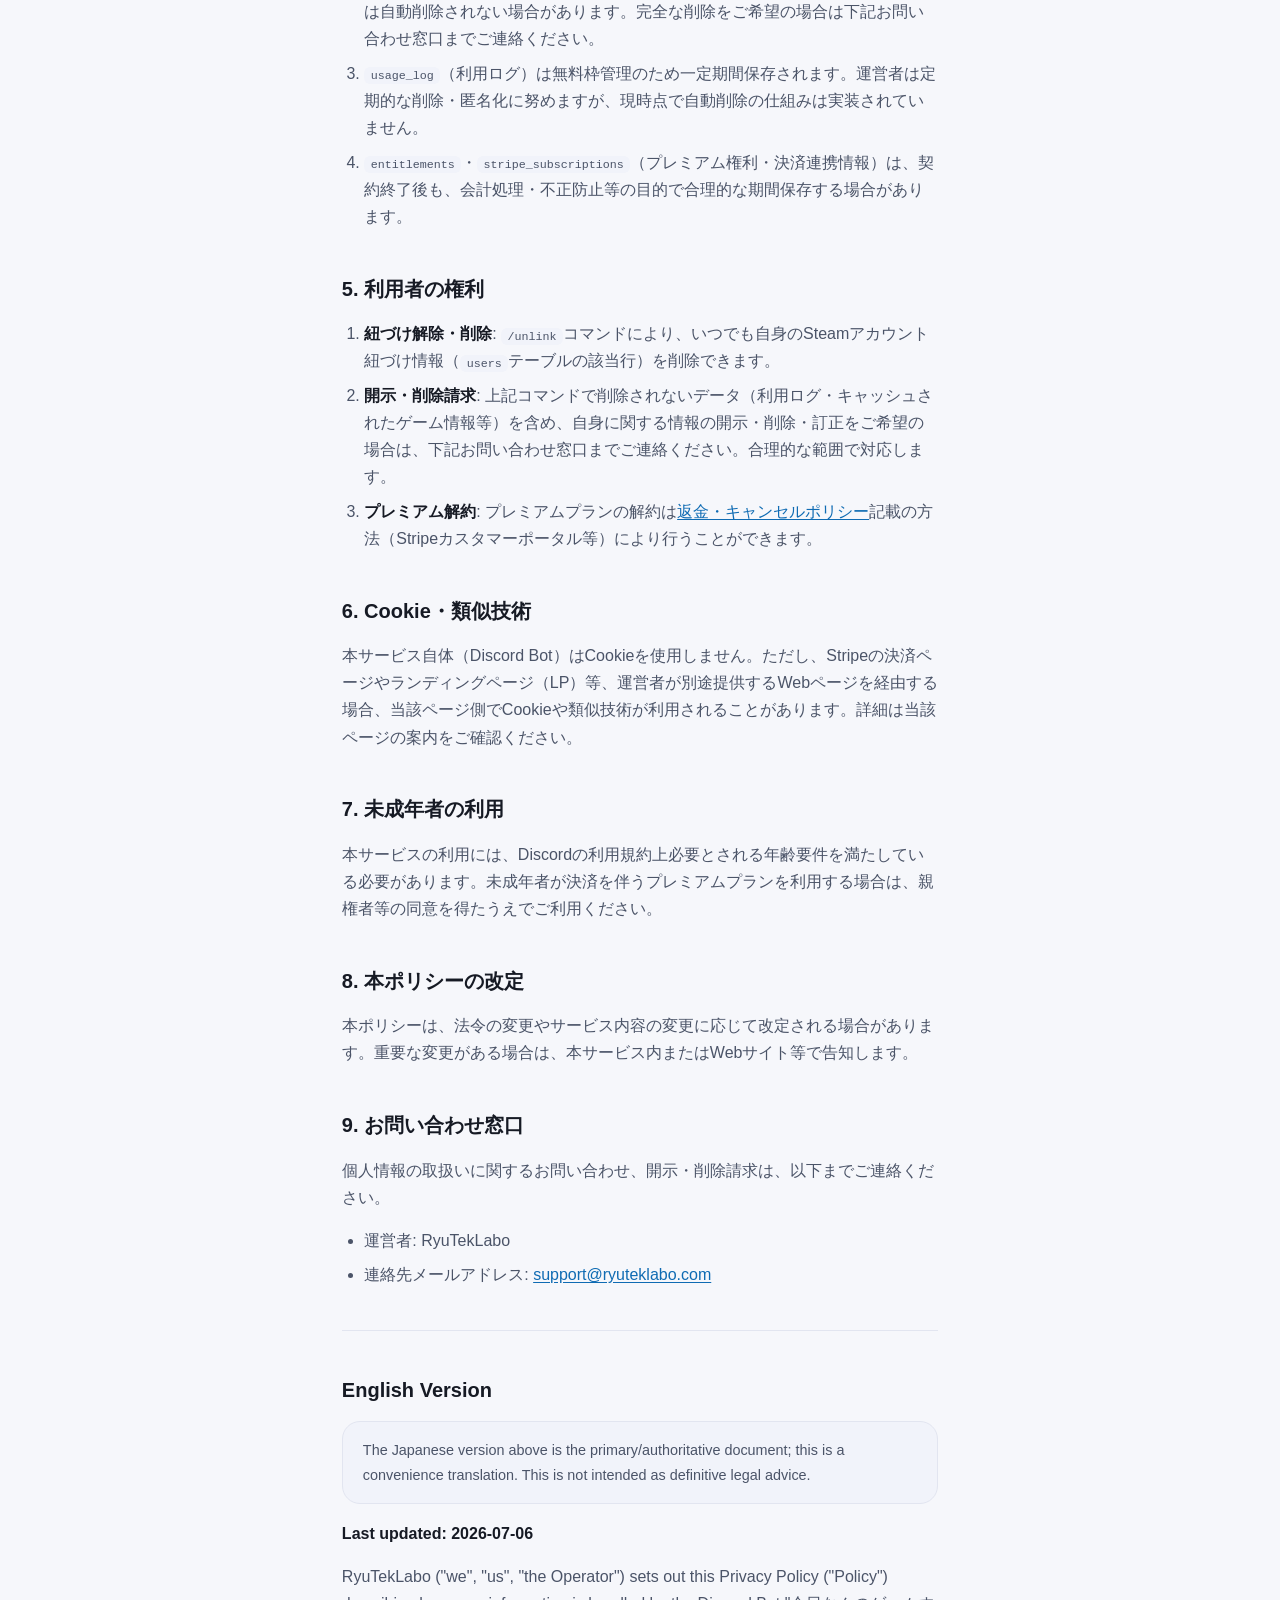
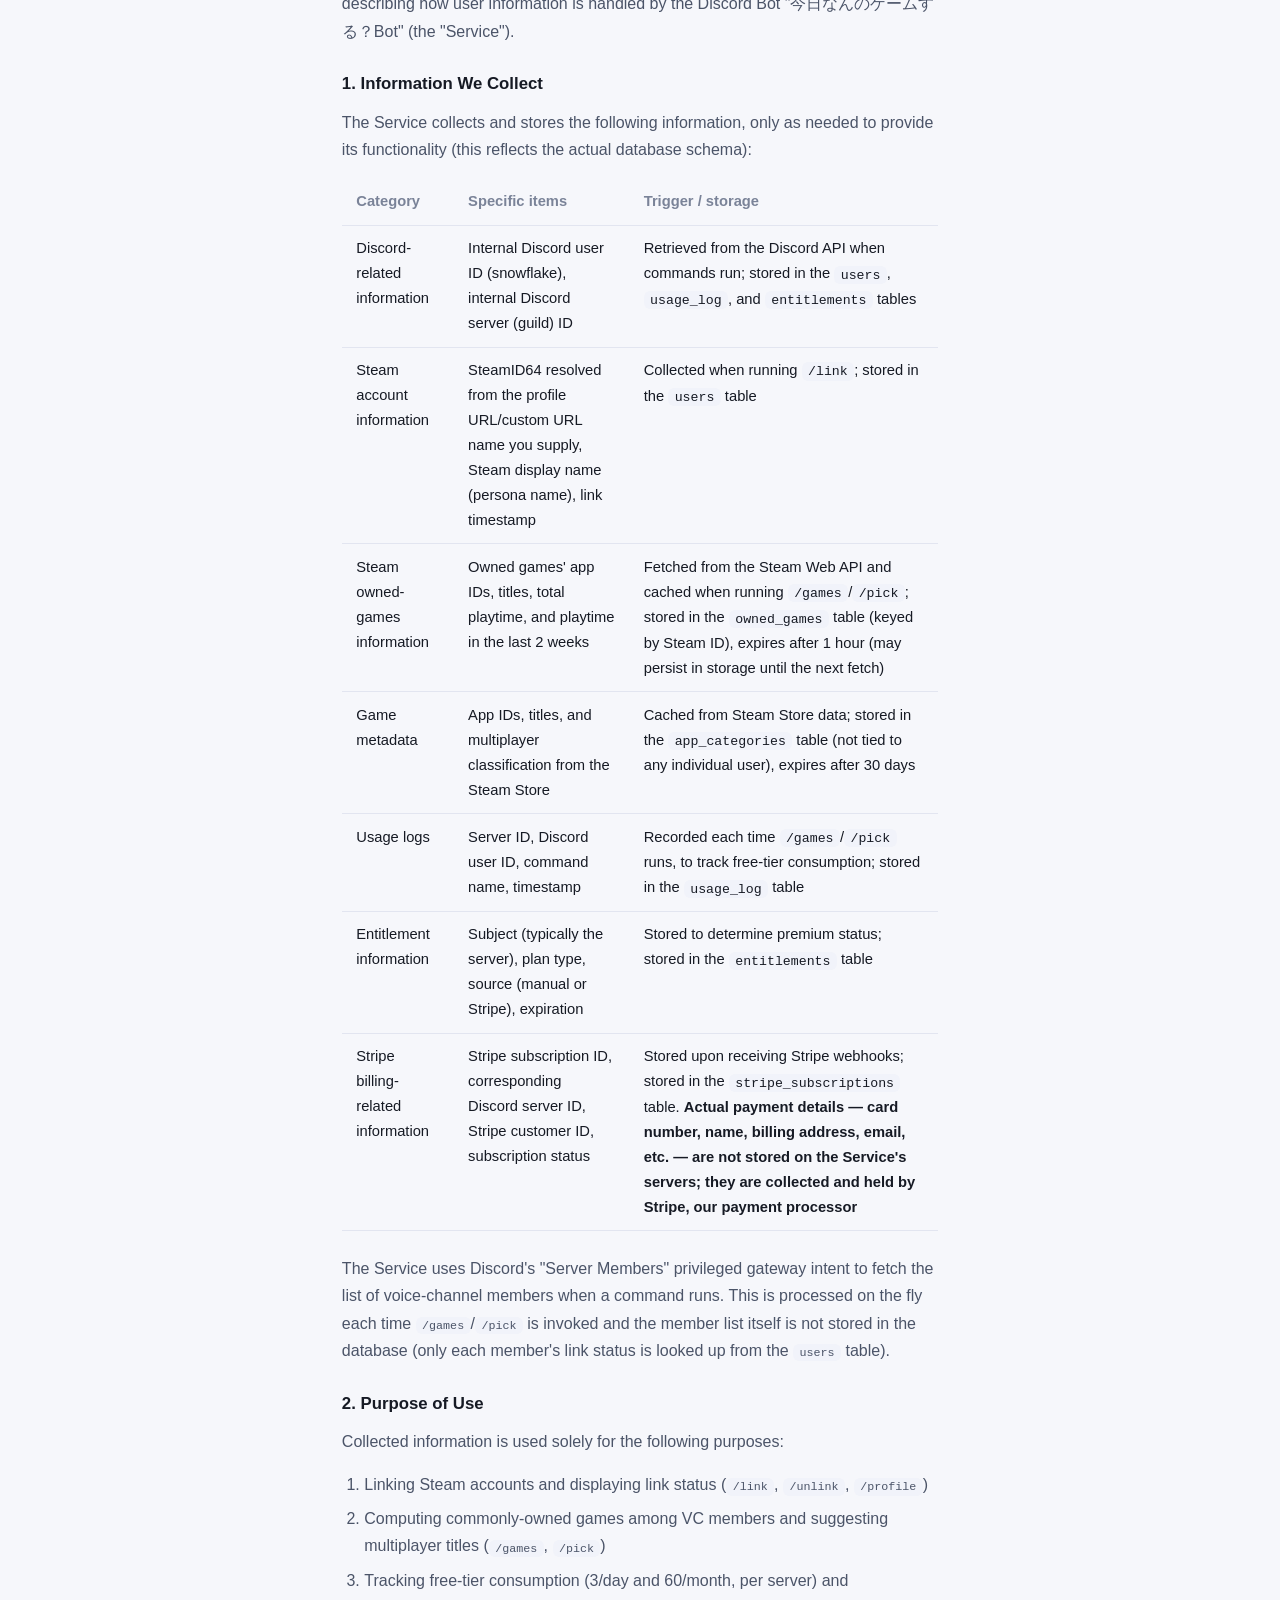
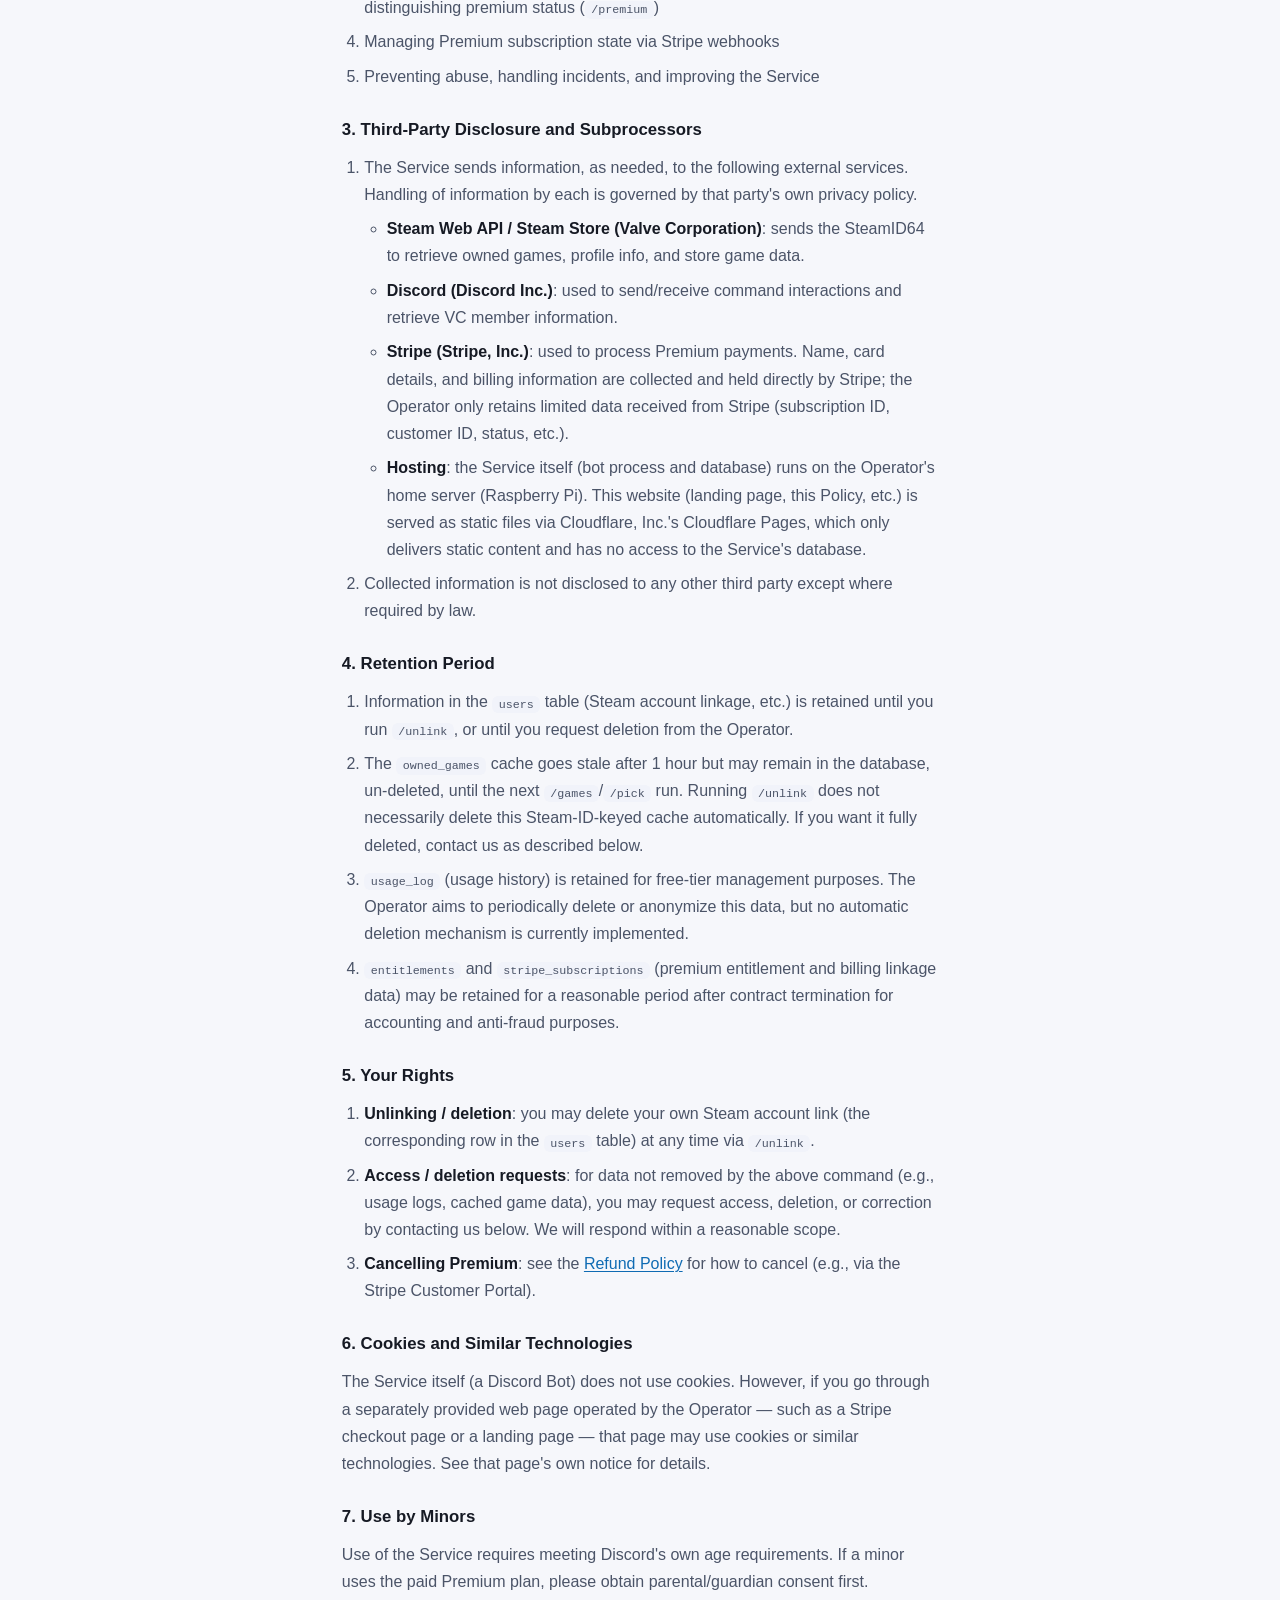
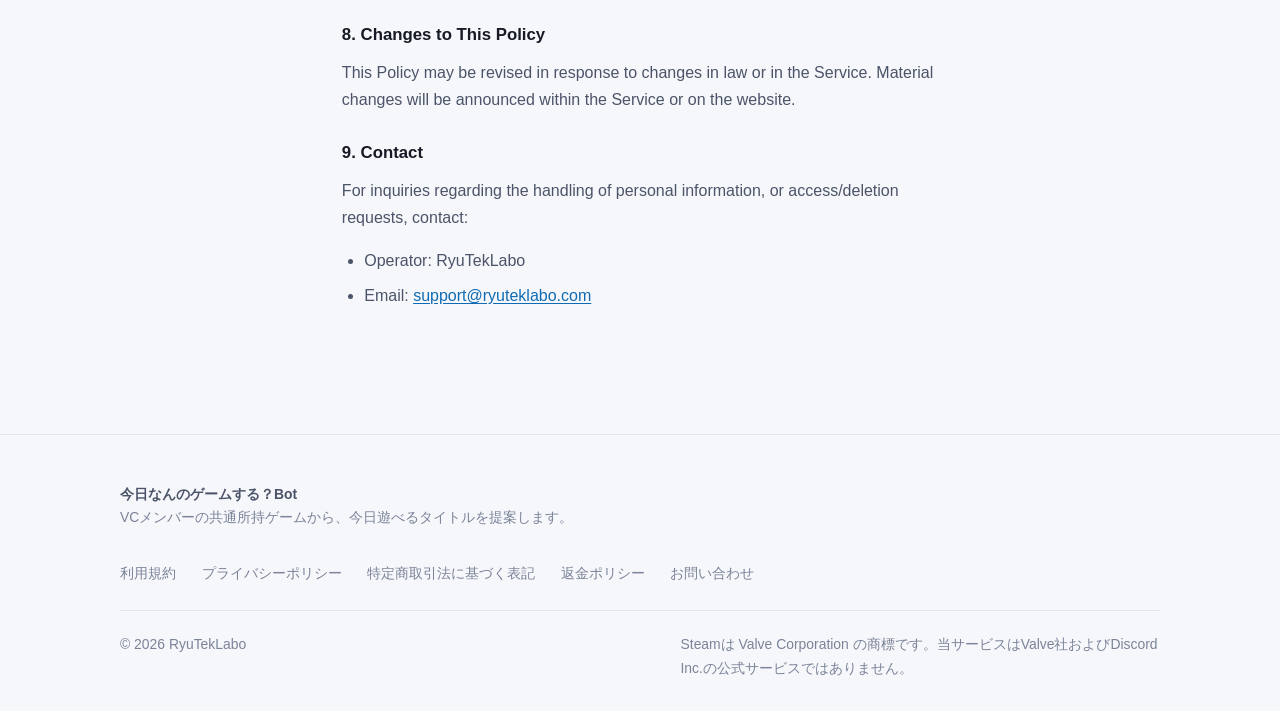
<file: site/privacy/index.html>
<!doctype html>
<html lang="ja">
<head>
<meta charset="utf-8">
<meta name="viewport" content="width=device-width, initial-scale=1">
<title>プライバシーポリシー — 今日なんのゲームする？Bot</title>
<meta name="description" content="Discord Bot「今日なんのゲームする？Bot」のプライバシーポリシー（Privacy Policy）。日本語・英語を掲載しています。">
<link rel="stylesheet" href="../style.css">
</head>
<body>
<a class="skip-link" href="#main">本文へスキップ</a>

<header class="nav">
  <div class="nav-inner">
    <a class="brand" href="../index.html" aria-label="トップへ">
      <svg class="brand-mark" viewBox="0 0 34 34" role="img" aria-hidden="true">
        <defs>
          <linearGradient id="brandGrad" x1="0" y1="0" x2="1" y2="1">
            <stop offset="0" stop-color="#5865f2"/>
            <stop offset="1" stop-color="#1b8de0"/>
          </linearGradient>
        </defs>
        <rect width="34" height="34" rx="10" fill="url(#brandGrad)"/>
        <circle cx="13.5" cy="17" r="3.1" fill="#fff"/>
        <circle cx="21.5" cy="12.5" r="3.1" fill="#fff" fill-opacity="0.85"/>
        <circle cx="21.5" cy="21.5" r="3.1" fill="#fff" fill-opacity="0.85"/>
      </svg>
      <span class="brand-text">今日なんのゲームする？Bot</span>
    </a>
    <div class="nav-actions">
      <a class="btn btn-ghost btn-sm" href="../index.html">← サイトに戻る</a>
    </div>
  </div>
</header>

<main id="main">
  <div class="section-inner legal-header">
    <h1 class="legal-title">プライバシーポリシー</h1>
    <nav class="legal-lang-nav" aria-label="言語切り替え">
      <a href="#ja">日本語</a>
      <a href="#en">English</a>
    </nav>
  </div>

  <div class="section-inner legal-body">
    <p class="legal-note">※本ページはテンプレートに基づき作成されています。公開前に運営者自身で内容をご確認ください。断定的な法律助言を目的としたものではありません。</p>

    <div id="ja">
      <p><strong>最終改定日: 2026-07-06</strong></p>
      <p>RyuTekLabo（以下「運営者」）は、Discord Bot「今日なんのゲームする？Bot」（以下「本サービス」）における利用者情報の取扱いについて、以下のとおりプライバシーポリシー（以下「本ポリシー」）を定めます。</p>

      <h2>1. 収集する情報</h2>
      <p>本サービスは、機能提供に必要な範囲で以下の情報を収集・保存します（実際のデータベーススキーマに基づく記載です）。</p>
      <div class="legal-table-wrap">
        <table class="legal-table">
          <thead><tr><th>カテゴリ</th><th>具体的な項目</th><th>取得のきっかけ・保存先</th></tr></thead>
          <tbody>
            <tr><td>Discord関連情報</td><td>Discordユーザーの内部ID（スノーフレークID）、Discordサーバー（ギルド）の内部ID</td><td>コマンド実行時にDiscord APIから取得。<code>users</code>テーブル・<code>usage_log</code>テーブル・<code>entitlements</code>テーブル等に保存</td></tr>
            <tr><td>Steamアカウント情報</td><td>入力されたSteamプロフィールURL/カスタムURL名から解決したSteamID64、Steam表示名（persona name）、紐づけ日時</td><td><code>/link</code>実行時に取得。<code>users</code>テーブルに保存</td></tr>
            <tr><td>Steam所持ゲーム情報</td><td>所持ゲームのアプリID・タイトル名・累計プレイ時間・直近2週間のプレイ時間</td><td><code>/games</code> <code>/pick</code>実行時にSteam Web APIから取得しキャッシュ。<code>owned_games</code>テーブル（SteamID単位）に保存、1時間で有効期限切れ（次回取得まで残存する場合あり）</td></tr>
            <tr><td>ゲームのメタ情報</td><td>Steamストア上のアプリID・タイトル名・マルチプレイ対応可否</td><td>Steamストアの情報から取得しキャッシュ。<code>app_categories</code>テーブルに保存（利用者個人に紐づく情報ではありません）、30日で有効期限切れ</td></tr>
            <tr><td>利用ログ</td><td>サーバーID・DiscordユーザーID・実行コマンド名・実行日時</td><td><code>/games</code> <code>/pick</code>の実行時に無料枠の消費状況を管理するため記録。<code>usage_log</code>テーブルに保存</td></tr>
            <tr><td>権利付与（entitlement）情報</td><td>付与対象（通常はサーバー単位）、プラン種別、付与元（手動／Stripe）、有効期限</td><td>プレミアム判定のため保存。<code>entitlements</code>テーブルに保存</td></tr>
            <tr><td>Stripe決済関連情報</td><td>StripeサブスクリプションID、対応するDiscordサーバーID、Stripe顧客ID、サブスクリプションのステータス</td><td>Stripe Webhook受信時に保存。<code>stripe_subscriptions</code>テーブルに保存。<strong>カード番号・氏名・請求先住所・メールアドレス等の決済情報そのものは本サービスのサーバーには保存されず、決済代行事業者であるStripeが保持・管理します</strong></td></tr>
          </tbody>
        </table>
      </div>
      <p>本サービスはDiscordの「サーバーメンバー情報」インテント（Privileged Gateway Intent）を利用し、コマンド実行時にボイスチャンネル参加メンバーの一覧を取得しますが、これは<code>/games</code> <code>/pick</code>実行の都度その場で処理されるものであり、参加メンバーの一覧自体をデータベースに保存することはありません（各メンバーの紐づけ状況を<code>users</code>テーブルから参照するのみです）。</p>

      <h2>2. 利用目的</h2>
      <p>収集した情報は、以下の目的でのみ利用します。</p>
      <ol>
        <li>Steamアカウントの紐づけ・紐づけ状況の表示（<code>/link</code> <code>/unlink</code> <code>/profile</code>）</li>
        <li>VCメンバー間の共通所持ゲームの算出およびマルチプレイ対応タイトルの提案（<code>/games</code> <code>/pick</code>）</li>
        <li>無料枠（1日3回・1か月60回、サーバー単位）の消費状況の管理およびプレミアムプランとの判別（<code>/premium</code>）</li>
        <li>プレミアムプランの決済状態の管理（Stripe Webhookによるサブスクリプション状態の反映）</li>
        <li>不正利用の防止、障害対応、サービス改善のための分析</li>
      </ol>

      <h2>3. 第三者提供・委託</h2>
      <ol>
        <li>本サービスは、以下の外部サービスに必要な範囲で情報を送信します。それぞれの外部サービスにおける情報の取扱いは、各社のプライバシーポリシーに従います。
          <ul>
            <li><strong>Steam Web API / Steamストア（Valve Corporation）</strong>: SteamID64を送信し、所持ゲーム・プロフィール情報・ストアのゲーム情報を取得します。</li>
            <li><strong>Discord（Discord Inc.）</strong>: コマンド応答の送受信、VCメンバー情報の取得のために利用します。</li>
            <li><strong>Stripe（Stripe, Inc.）</strong>: プレミアムプランの決済処理のために利用します。決済に伴う氏名・カード情報・請求先情報等はStripeが直接収集・保持し、運営者はStripeから受け取るサブスクリプションID・顧客ID・ステータス等の限定的な情報のみを保持します。</li>
            <li><strong>ホスティング事業者</strong>: 本サービス（Bot本体・データベース）は運営者の自宅サーバー（Raspberry Pi）上で稼働しています。また、本ウェブサイト（ランディングページ・本ポリシー等の静的ページ）はCloudflare, Inc.のCloudflare Pagesを通じて配信されます（同社は静的ファイルの配信のみを行い、本サービスのデータベースにはアクセスしません）。</li>
          </ul>
        </li>
        <li>法令に基づく開示請求があった場合を除き、収集した情報を上記以外の第三者に提供することはありません。</li>
      </ol>

      <h2>4. 保存期間</h2>
      <ol>
        <li><code>users</code>テーブルの情報（SteamIDの紐づけ等）は、利用者が<code>/unlink</code>を実行するまで、または運営者への削除依頼があるまで保存されます。</li>
        <li><code>owned_games</code>（所持ゲームキャッシュ）は1時間で鮮度が失効しますが、次回<code>/games</code> <code>/pick</code>実行まで削除されずデータベースに残存する場合があります。<code>/unlink</code>を実行しても、SteamID単位で保存されているこのキャッシュ自体は自動削除されない場合があります。完全な削除をご希望の場合は下記お問い合わせ窓口までご連絡ください。</li>
        <li><code>usage_log</code>（利用ログ）は無料枠管理のため一定期間保存されます。運営者は定期的な削除・匿名化に努めますが、現時点で自動削除の仕組みは実装されていません。</li>
        <li><code>entitlements</code>・<code>stripe_subscriptions</code>（プレミアム権利・決済連携情報）は、契約終了後も、会計処理・不正防止等の目的で合理的な期間保存する場合があります。</li>
      </ol>

      <h2>5. 利用者の権利</h2>
      <ol>
        <li><strong>紐づけ解除・削除</strong>: <code>/unlink</code>コマンドにより、いつでも自身のSteamアカウント紐づけ情報（<code>users</code>テーブルの該当行）を削除できます。</li>
        <li><strong>開示・削除請求</strong>: 上記コマンドで削除されないデータ（利用ログ・キャッシュされたゲーム情報等）を含め、自身に関する情報の開示・削除・訂正をご希望の場合は、下記お問い合わせ窓口までご連絡ください。合理的な範囲で対応します。</li>
        <li><strong>プレミアム解約</strong>: プレミアムプランの解約は<a href="/refund">返金・キャンセルポリシー</a>記載の方法（Stripeカスタマーポータル等）により行うことができます。</li>
      </ol>

      <h2>6. Cookie・類似技術</h2>
      <p>本サービス自体（Discord Bot）はCookieを使用しません。ただし、Stripeの決済ページやランディングページ（LP）等、運営者が別途提供するWebページを経由する場合、当該ページ側でCookieや類似技術が利用されることがあります。詳細は当該ページの案内をご確認ください。</p>

      <h2>7. 未成年者の利用</h2>
      <p>本サービスの利用には、Discordの利用規約上必要とされる年齢要件を満たしている必要があります。未成年者が決済を伴うプレミアムプランを利用する場合は、親権者等の同意を得たうえでご利用ください。</p>

      <h2>8. 本ポリシーの改定</h2>
      <p>本ポリシーは、法令の変更やサービス内容の変更に応じて改定される場合があります。重要な変更がある場合は、本サービス内またはWebサイト等で告知します。</p>

      <h2>9. お問い合わせ窓口</h2>
      <p>個人情報の取扱いに関するお問い合わせ、開示・削除請求は、以下までご連絡ください。</p>
      <ul>
        <li>運営者: RyuTekLabo</li>
        <li>連絡先メールアドレス: <a href="mailto:support@ryuteklabo.com">support@ryuteklabo.com</a></li>
      </ul>
    </div>

    <hr class="legal-divider" id="en">

    <div>
      <h2>English Version</h2>
      <p class="legal-note">The Japanese version above is the primary/authoritative document; this is a convenience translation. This is not intended as definitive legal advice.</p>
      <p><strong>Last updated: 2026-07-06</strong></p>
      <p>RyuTekLabo ("we", "us", "the Operator") sets out this Privacy Policy ("Policy") describing how user information is handled by the Discord Bot "今日なんのゲームする？Bot" (the "Service").</p>

      <h3>1. Information We Collect</h3>
      <p>The Service collects and stores the following information, only as needed to provide its functionality (this reflects the actual database schema):</p>
      <div class="legal-table-wrap">
        <table class="legal-table">
          <thead><tr><th>Category</th><th>Specific items</th><th>Trigger / storage</th></tr></thead>
          <tbody>
            <tr><td>Discord-related information</td><td>Internal Discord user ID (snowflake), internal Discord server (guild) ID</td><td>Retrieved from the Discord API when commands run; stored in the <code>users</code>, <code>usage_log</code>, and <code>entitlements</code> tables</td></tr>
            <tr><td>Steam account information</td><td>SteamID64 resolved from the profile URL/custom URL name you supply, Steam display name (persona name), link timestamp</td><td>Collected when running <code>/link</code>; stored in the <code>users</code> table</td></tr>
            <tr><td>Steam owned-games information</td><td>Owned games' app IDs, titles, total playtime, and playtime in the last 2 weeks</td><td>Fetched from the Steam Web API and cached when running <code>/games</code>/<code>/pick</code>; stored in the <code>owned_games</code> table (keyed by Steam ID), expires after 1 hour (may persist in storage until the next fetch)</td></tr>
            <tr><td>Game metadata</td><td>App IDs, titles, and multiplayer classification from the Steam Store</td><td>Cached from Steam Store data; stored in the <code>app_categories</code> table (not tied to any individual user), expires after 30 days</td></tr>
            <tr><td>Usage logs</td><td>Server ID, Discord user ID, command name, timestamp</td><td>Recorded each time <code>/games</code>/<code>/pick</code> runs, to track free-tier consumption; stored in the <code>usage_log</code> table</td></tr>
            <tr><td>Entitlement information</td><td>Subject (typically the server), plan type, source (manual or Stripe), expiration</td><td>Stored to determine premium status; stored in the <code>entitlements</code> table</td></tr>
            <tr><td>Stripe billing-related information</td><td>Stripe subscription ID, corresponding Discord server ID, Stripe customer ID, subscription status</td><td>Stored upon receiving Stripe webhooks; stored in the <code>stripe_subscriptions</code> table. <strong>Actual payment details — card number, name, billing address, email, etc. — are not stored on the Service's servers; they are collected and held by Stripe, our payment processor</strong></td></tr>
          </tbody>
        </table>
      </div>
      <p>The Service uses Discord's "Server Members" privileged gateway intent to fetch the list of voice-channel members when a command runs. This is processed on the fly each time <code>/games</code>/<code>/pick</code> is invoked and the member list itself is not stored in the database (only each member's link status is looked up from the <code>users</code> table).</p>

      <h3>2. Purpose of Use</h3>
      <p>Collected information is used solely for the following purposes:</p>
      <ol>
        <li>Linking Steam accounts and displaying link status (<code>/link</code>, <code>/unlink</code>, <code>/profile</code>)</li>
        <li>Computing commonly-owned games among VC members and suggesting multiplayer titles (<code>/games</code>, <code>/pick</code>)</li>
        <li>Tracking free-tier consumption (3/day and 60/month, per server) and distinguishing premium status (<code>/premium</code>)</li>
        <li>Managing Premium subscription state via Stripe webhooks</li>
        <li>Preventing abuse, handling incidents, and improving the Service</li>
      </ol>

      <h3>3. Third-Party Disclosure and Subprocessors</h3>
      <ol>
        <li>The Service sends information, as needed, to the following external services. Handling of information by each is governed by that party's own privacy policy.
          <ul>
            <li><strong>Steam Web API / Steam Store (Valve Corporation)</strong>: sends the SteamID64 to retrieve owned games, profile info, and store game data.</li>
            <li><strong>Discord (Discord Inc.)</strong>: used to send/receive command interactions and retrieve VC member information.</li>
            <li><strong>Stripe (Stripe, Inc.)</strong>: used to process Premium payments. Name, card details, and billing information are collected and held directly by Stripe; the Operator only retains limited data received from Stripe (subscription ID, customer ID, status, etc.).</li>
            <li><strong>Hosting</strong>: the Service itself (bot process and database) runs on the Operator's home server (Raspberry Pi). This website (landing page, this Policy, etc.) is served as static files via Cloudflare, Inc.'s Cloudflare Pages, which only delivers static content and has no access to the Service's database.</li>
          </ul>
        </li>
        <li>Collected information is not disclosed to any other third party except where required by law.</li>
      </ol>

      <h3>4. Retention Period</h3>
      <ol>
        <li>Information in the <code>users</code> table (Steam account linkage, etc.) is retained until you run <code>/unlink</code>, or until you request deletion from the Operator.</li>
        <li>The <code>owned_games</code> cache goes stale after 1 hour but may remain in the database, un-deleted, until the next <code>/games</code>/<code>/pick</code> run. Running <code>/unlink</code> does not necessarily delete this Steam-ID-keyed cache automatically. If you want it fully deleted, contact us as described below.</li>
        <li><code>usage_log</code> (usage history) is retained for free-tier management purposes. The Operator aims to periodically delete or anonymize this data, but no automatic deletion mechanism is currently implemented.</li>
        <li><code>entitlements</code> and <code>stripe_subscriptions</code> (premium entitlement and billing linkage data) may be retained for a reasonable period after contract termination for accounting and anti-fraud purposes.</li>
      </ol>

      <h3>5. Your Rights</h3>
      <ol>
        <li><strong>Unlinking / deletion</strong>: you may delete your own Steam account link (the corresponding row in the <code>users</code> table) at any time via <code>/unlink</code>.</li>
        <li><strong>Access / deletion requests</strong>: for data not removed by the above command (e.g., usage logs, cached game data), you may request access, deletion, or correction by contacting us below. We will respond within a reasonable scope.</li>
        <li><strong>Cancelling Premium</strong>: see the <a href="/refund">Refund Policy</a> for how to cancel (e.g., via the Stripe Customer Portal).</li>
      </ol>

      <h3>6. Cookies and Similar Technologies</h3>
      <p>The Service itself (a Discord Bot) does not use cookies. However, if you go through a separately provided web page operated by the Operator — such as a Stripe checkout page or a landing page — that page may use cookies or similar technologies. See that page's own notice for details.</p>

      <h3>7. Use by Minors</h3>
      <p>Use of the Service requires meeting Discord's own age requirements. If a minor uses the paid Premium plan, please obtain parental/guardian consent first.</p>

      <h3>8. Changes to This Policy</h3>
      <p>This Policy may be revised in response to changes in law or in the Service. Material changes will be announced within the Service or on the website.</p>

      <h3>9. Contact</h3>
      <p>For inquiries regarding the handling of personal information, or access/deletion requests, contact:</p>
      <ul>
        <li>Operator: RyuTekLabo</li>
        <li>Email: <a href="mailto:support@ryuteklabo.com">support@ryuteklabo.com</a></li>
      </ul>
    </div>
  </div>
</main>

<footer class="site-footer">
  <div class="footer-inner">
    <div class="footer-top">
      <div>
        <p class="footer-brand">今日なんのゲームする？Bot</p>
        <p>VCメンバーの共通所持ゲームから、今日遊べるタイトルを提案します。</p>
      </div>
      <nav class="footer-links" aria-label="法的情報">
        <a href="/terms">利用規約</a>
        <a href="/privacy">プライバシーポリシー</a>
        <a href="/tokushoho">特定商取引法に基づく表記</a>
        <a href="/refund">返金ポリシー</a>
        <a href="mailto:support@ryuteklabo.com">お問い合わせ</a>
      </nav>
    </div>
    <div class="footer-bottom">
      <p>© 2026 RyuTekLabo</p>
      <p class="footer-disclaimer">Steamは Valve Corporation の商標です。当サービスはValve社およびDiscord Inc.の公式サービスではありません。</p>
    </div>
  </div>
</footer>

</body>
</html>
</file>
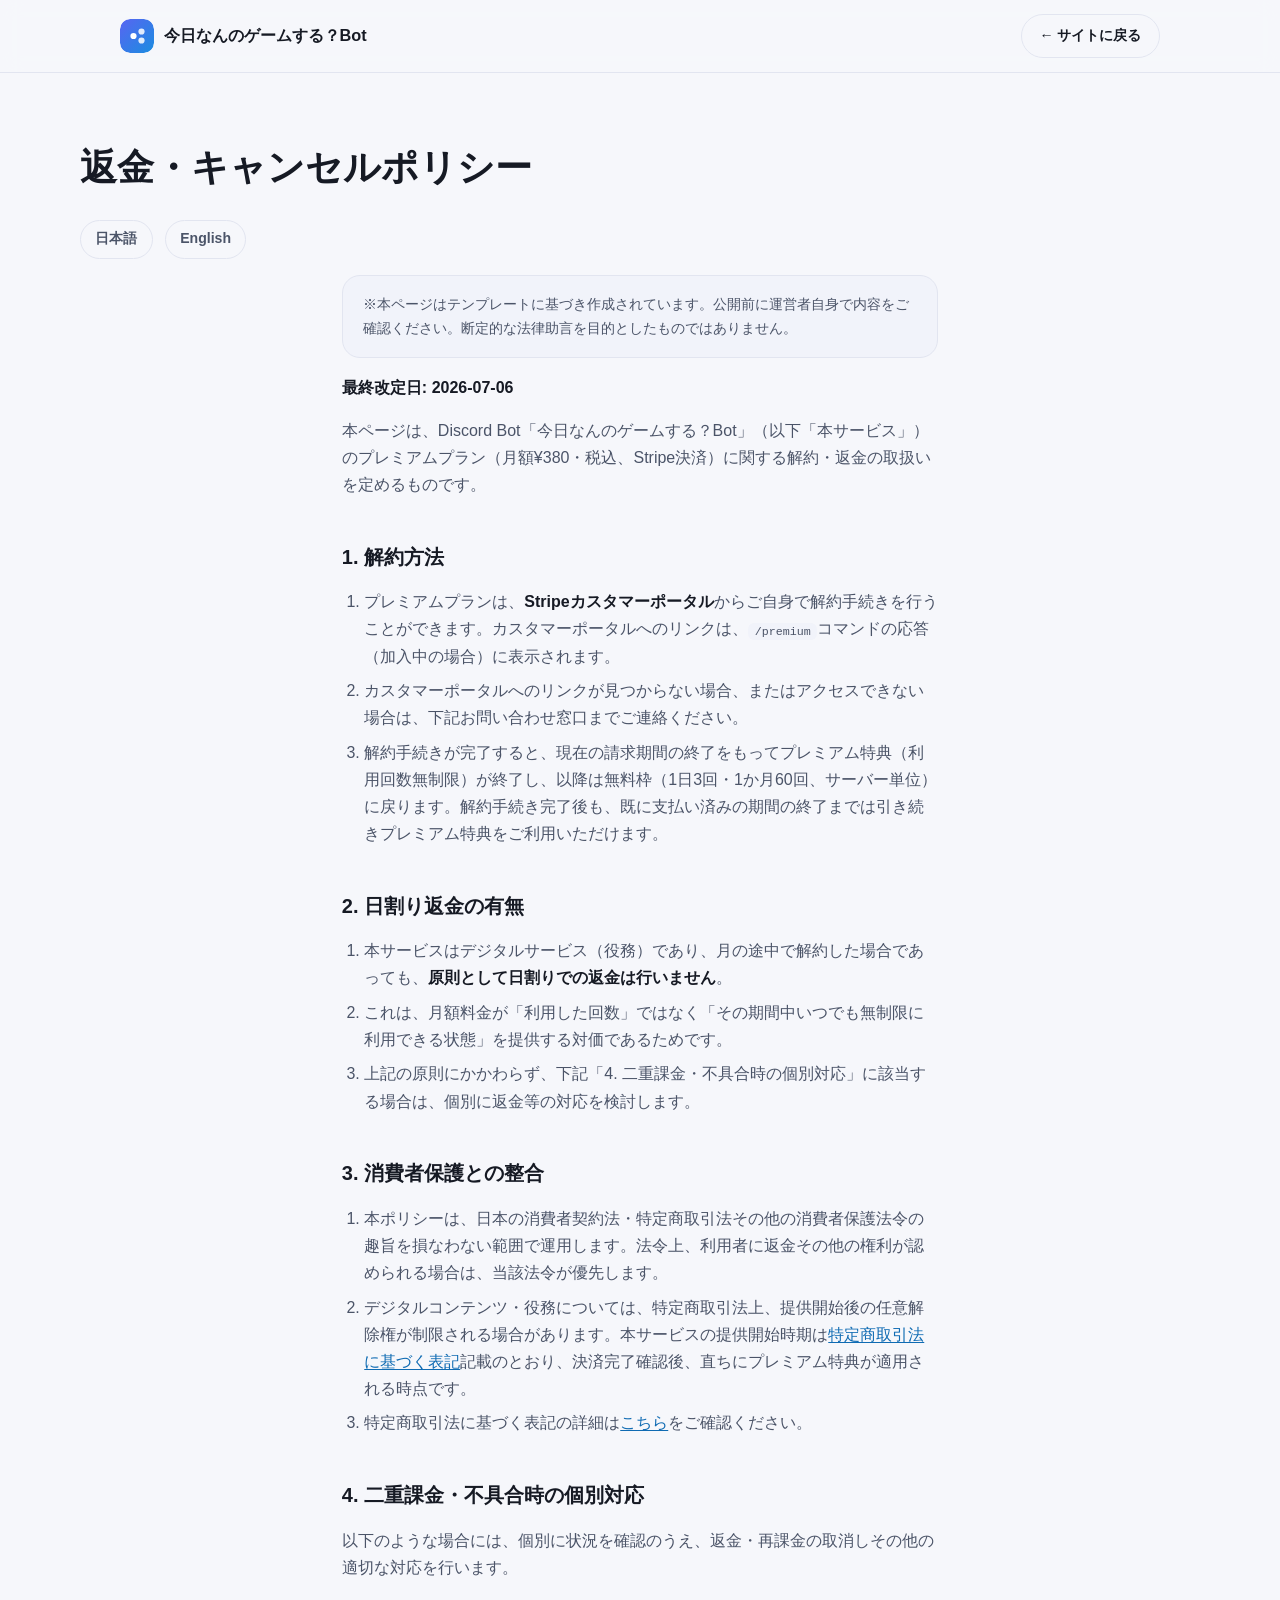
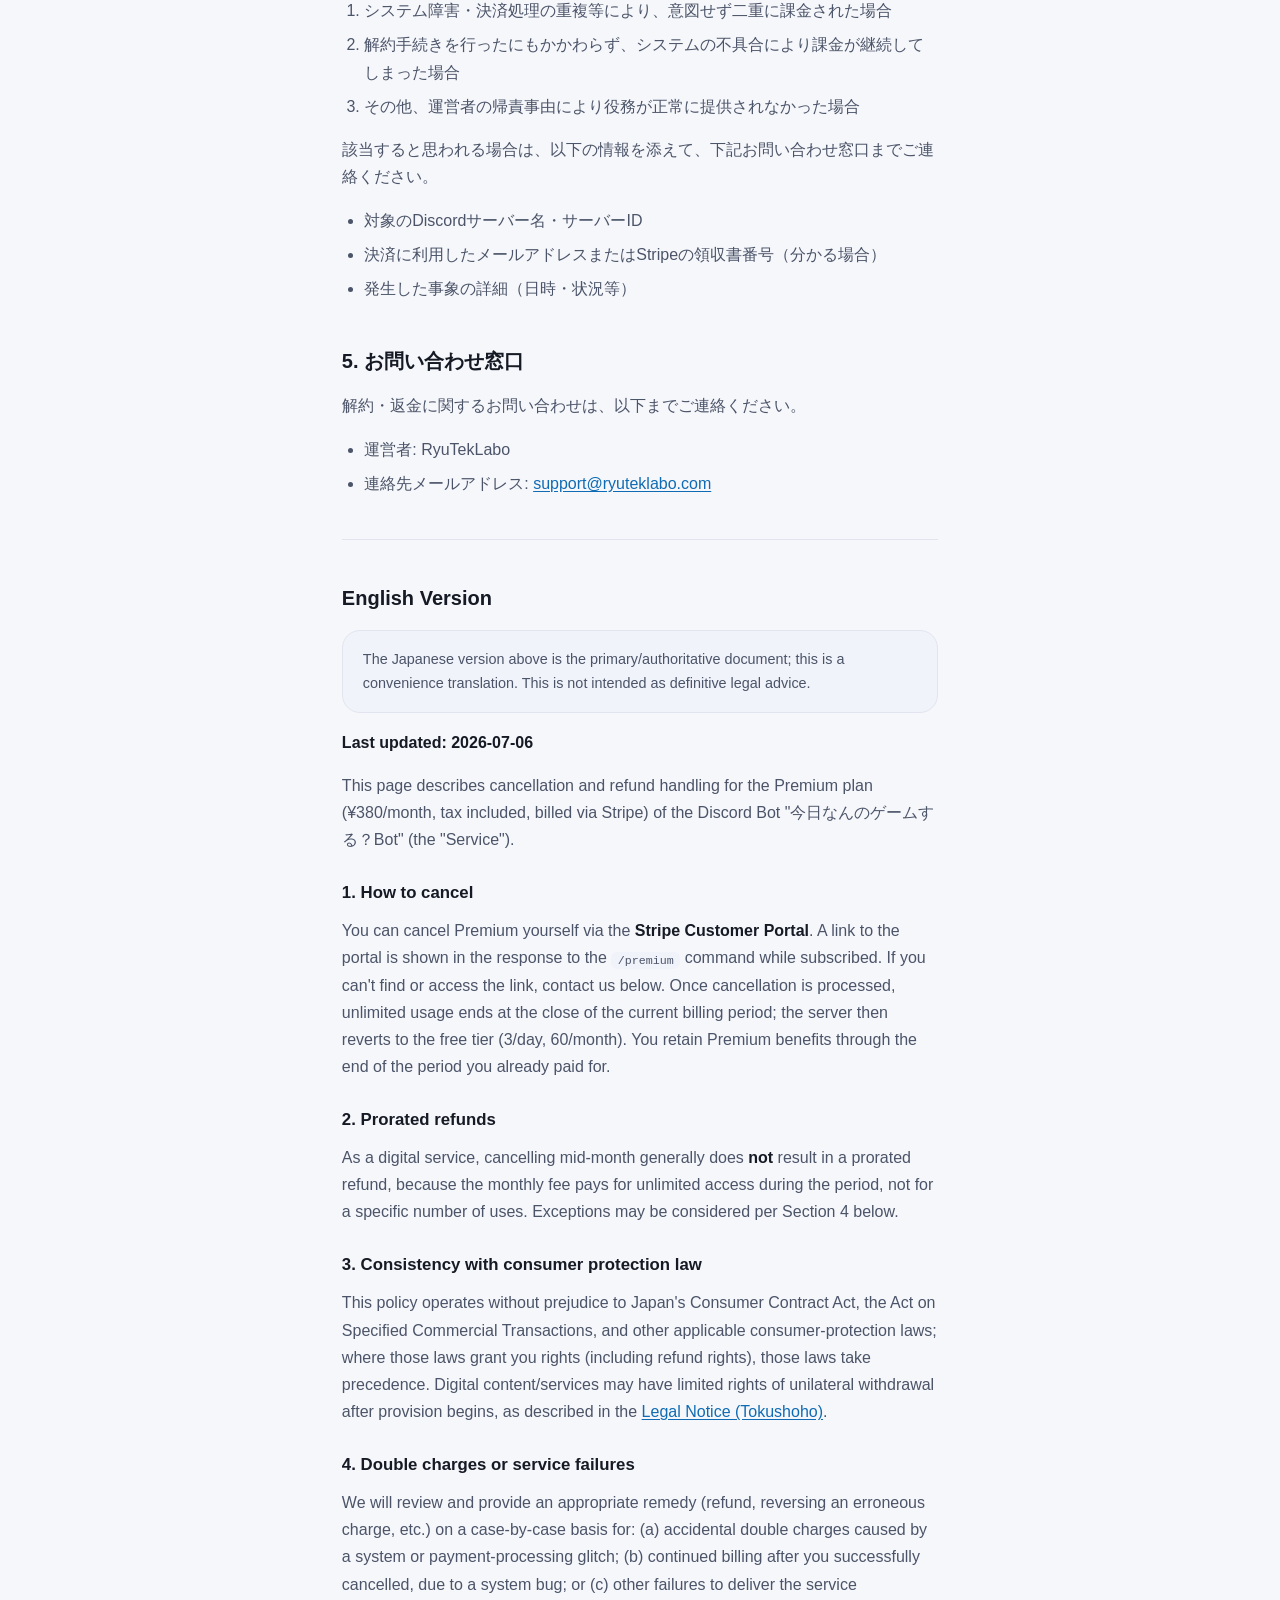
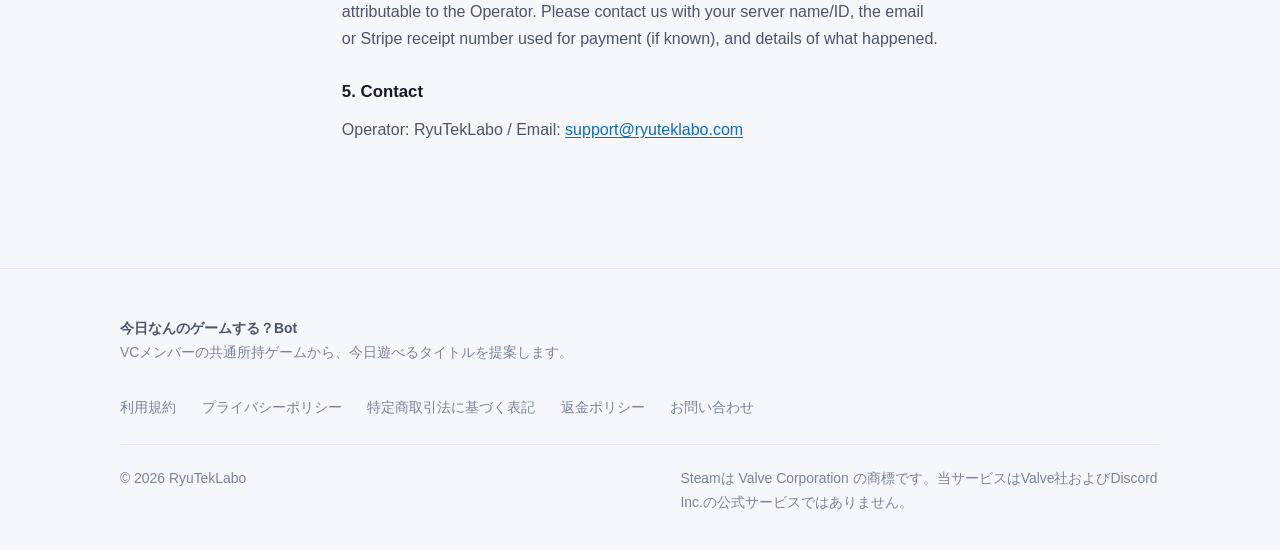
<file: site/refund/index.html>
<!doctype html>
<html lang="ja">
<head>
<meta charset="utf-8">
<meta name="viewport" content="width=device-width, initial-scale=1">
<title>返金・キャンセルポリシー — 今日なんのゲームする？Bot</title>
<meta name="description" content="Discord Bot「今日なんのゲームする？Bot」の返金・キャンセルポリシー（Refund Policy）。日本語・英語を掲載しています。">
<link rel="stylesheet" href="../style.css">
</head>
<body>
<a class="skip-link" href="#main">本文へスキップ</a>

<header class="nav">
  <div class="nav-inner">
    <a class="brand" href="../index.html" aria-label="トップへ">
      <svg class="brand-mark" viewBox="0 0 34 34" role="img" aria-hidden="true">
        <defs>
          <linearGradient id="brandGrad" x1="0" y1="0" x2="1" y2="1">
            <stop offset="0" stop-color="#5865f2"/>
            <stop offset="1" stop-color="#1b8de0"/>
          </linearGradient>
        </defs>
        <rect width="34" height="34" rx="10" fill="url(#brandGrad)"/>
        <circle cx="13.5" cy="17" r="3.1" fill="#fff"/>
        <circle cx="21.5" cy="12.5" r="3.1" fill="#fff" fill-opacity="0.85"/>
        <circle cx="21.5" cy="21.5" r="3.1" fill="#fff" fill-opacity="0.85"/>
      </svg>
      <span class="brand-text">今日なんのゲームする？Bot</span>
    </a>
    <div class="nav-actions">
      <a class="btn btn-ghost btn-sm" href="../index.html">← サイトに戻る</a>
    </div>
  </div>
</header>

<main id="main">
  <div class="section-inner legal-header">
    <h1 class="legal-title">返金・キャンセルポリシー</h1>
    <nav class="legal-lang-nav" aria-label="言語切り替え">
      <a href="#ja">日本語</a>
      <a href="#en">English</a>
    </nav>
  </div>

  <div class="section-inner legal-body">
    <p class="legal-note">※本ページはテンプレートに基づき作成されています。公開前に運営者自身で内容をご確認ください。断定的な法律助言を目的としたものではありません。</p>

    <div id="ja">
      <p><strong>最終改定日: 2026-07-06</strong></p>
      <p>本ページは、Discord Bot「今日なんのゲームする？Bot」（以下「本サービス」）のプレミアムプラン（月額¥380・税込、Stripe決済）に関する解約・返金の取扱いを定めるものです。</p>

      <h2>1. 解約方法</h2>
      <ol>
        <li>プレミアムプランは、<strong>Stripeカスタマーポータル</strong>からご自身で解約手続きを行うことができます。カスタマーポータルへのリンクは、<code>/premium</code>コマンドの応答（加入中の場合）に表示されます。</li>
        <li>カスタマーポータルへのリンクが見つからない場合、またはアクセスできない場合は、下記お問い合わせ窓口までご連絡ください。</li>
        <li>解約手続きが完了すると、現在の請求期間の終了をもってプレミアム特典（利用回数無制限）が終了し、以降は無料枠（1日3回・1か月60回、サーバー単位）に戻ります。解約手続き完了後も、既に支払い済みの期間の終了までは引き続きプレミアム特典をご利用いただけます。</li>
      </ol>

      <h2>2. 日割り返金の有無</h2>
      <ol>
        <li>本サービスはデジタルサービス（役務）であり、月の途中で解約した場合であっても、<strong>原則として日割りでの返金は行いません</strong>。</li>
        <li>これは、月額料金が「利用した回数」ではなく「その期間中いつでも無制限に利用できる状態」を提供する対価であるためです。</li>
        <li>上記の原則にかかわらず、下記「4. 二重課金・不具合時の個別対応」に該当する場合は、個別に返金等の対応を検討します。</li>
      </ol>

      <h2>3. 消費者保護との整合</h2>
      <ol>
        <li>本ポリシーは、日本の消費者契約法・特定商取引法その他の消費者保護法令の趣旨を損なわない範囲で運用します。法令上、利用者に返金その他の権利が認められる場合は、当該法令が優先します。</li>
        <li>デジタルコンテンツ・役務については、特定商取引法上、提供開始後の任意解除権が制限される場合があります。本サービスの提供開始時期は<a href="/tokushoho">特定商取引法に基づく表記</a>記載のとおり、決済完了確認後、直ちにプレミアム特典が適用される時点です。</li>
        <li>特定商取引法に基づく表記の詳細は<a href="/tokushoho">こちら</a>をご確認ください。</li>
      </ol>

      <h2>4. 二重課金・不具合時の個別対応</h2>
      <p>以下のような場合には、個別に状況を確認のうえ、返金・再課金の取消しその他の適切な対応を行います。</p>
      <ol>
        <li>システム障害・決済処理の重複等により、意図せず二重に課金された場合</li>
        <li>解約手続きを行ったにもかかわらず、システムの不具合により課金が継続してしまった場合</li>
        <li>その他、運営者の帰責事由により役務が正常に提供されなかった場合</li>
      </ol>
      <p>該当すると思われる場合は、以下の情報を添えて、下記お問い合わせ窓口までご連絡ください。</p>
      <ul>
        <li>対象のDiscordサーバー名・サーバーID</li>
        <li>決済に利用したメールアドレスまたはStripeの領収書番号（分かる場合）</li>
        <li>発生した事象の詳細（日時・状況等）</li>
      </ul>

      <h2>5. お問い合わせ窓口</h2>
      <p>解約・返金に関するお問い合わせは、以下までご連絡ください。</p>
      <ul>
        <li>運営者: RyuTekLabo</li>
        <li>連絡先メールアドレス: <a href="mailto:support@ryuteklabo.com">support@ryuteklabo.com</a></li>
      </ul>
    </div>

    <hr class="legal-divider" id="en">

    <div>
      <h2>English Version</h2>
      <p class="legal-note">The Japanese version above is the primary/authoritative document; this is a convenience translation. This is not intended as definitive legal advice.</p>
      <p><strong>Last updated: 2026-07-06</strong></p>
      <p>This page describes cancellation and refund handling for the Premium plan (¥380/month, tax included, billed via Stripe) of the Discord Bot "今日なんのゲームする？Bot" (the "Service").</p>

      <h3>1. How to cancel</h3>
      <p>You can cancel Premium yourself via the <strong>Stripe Customer Portal</strong>. A link to the portal is shown in the response to the <code>/premium</code> command while subscribed. If you can't find or access the link, contact us below. Once cancellation is processed, unlimited usage ends at the close of the current billing period; the server then reverts to the free tier (3/day, 60/month). You retain Premium benefits through the end of the period you already paid for.</p>

      <h3>2. Prorated refunds</h3>
      <p>As a digital service, cancelling mid-month generally does <strong>not</strong> result in a prorated refund, because the monthly fee pays for unlimited access during the period, not for a specific number of uses. Exceptions may be considered per Section 4 below.</p>

      <h3>3. Consistency with consumer protection law</h3>
      <p>This policy operates without prejudice to Japan's Consumer Contract Act, the Act on Specified Commercial Transactions, and other applicable consumer-protection laws; where those laws grant you rights (including refund rights), those laws take precedence. Digital content/services may have limited rights of unilateral withdrawal after provision begins, as described in the <a href="/tokushoho">Legal Notice (Tokushoho)</a>.</p>

      <h3>4. Double charges or service failures</h3>
      <p>We will review and provide an appropriate remedy (refund, reversing an erroneous charge, etc.) on a case-by-case basis for: (a) accidental double charges caused by a system or payment-processing glitch; (b) continued billing after you successfully cancelled, due to a system bug; or (c) other failures to deliver the service attributable to the Operator. Please contact us with your server name/ID, the email or Stripe receipt number used for payment (if known), and details of what happened.</p>

      <h3>5. Contact</h3>
      <p>Operator: RyuTekLabo / Email: <a href="mailto:support@ryuteklabo.com">support@ryuteklabo.com</a></p>
    </div>
  </div>
</main>

<footer class="site-footer">
  <div class="footer-inner">
    <div class="footer-top">
      <div>
        <p class="footer-brand">今日なんのゲームする？Bot</p>
        <p>VCメンバーの共通所持ゲームから、今日遊べるタイトルを提案します。</p>
      </div>
      <nav class="footer-links" aria-label="法的情報">
        <a href="/terms">利用規約</a>
        <a href="/privacy">プライバシーポリシー</a>
        <a href="/tokushoho">特定商取引法に基づく表記</a>
        <a href="/refund">返金ポリシー</a>
        <a href="mailto:support@ryuteklabo.com">お問い合わせ</a>
      </nav>
    </div>
    <div class="footer-bottom">
      <p>© 2026 RyuTekLabo</p>
      <p class="footer-disclaimer">Steamは Valve Corporation の商標です。当サービスはValve社およびDiscord Inc.の公式サービスではありません。</p>
    </div>
  </div>
</footer>

</body>
</html>
</file>
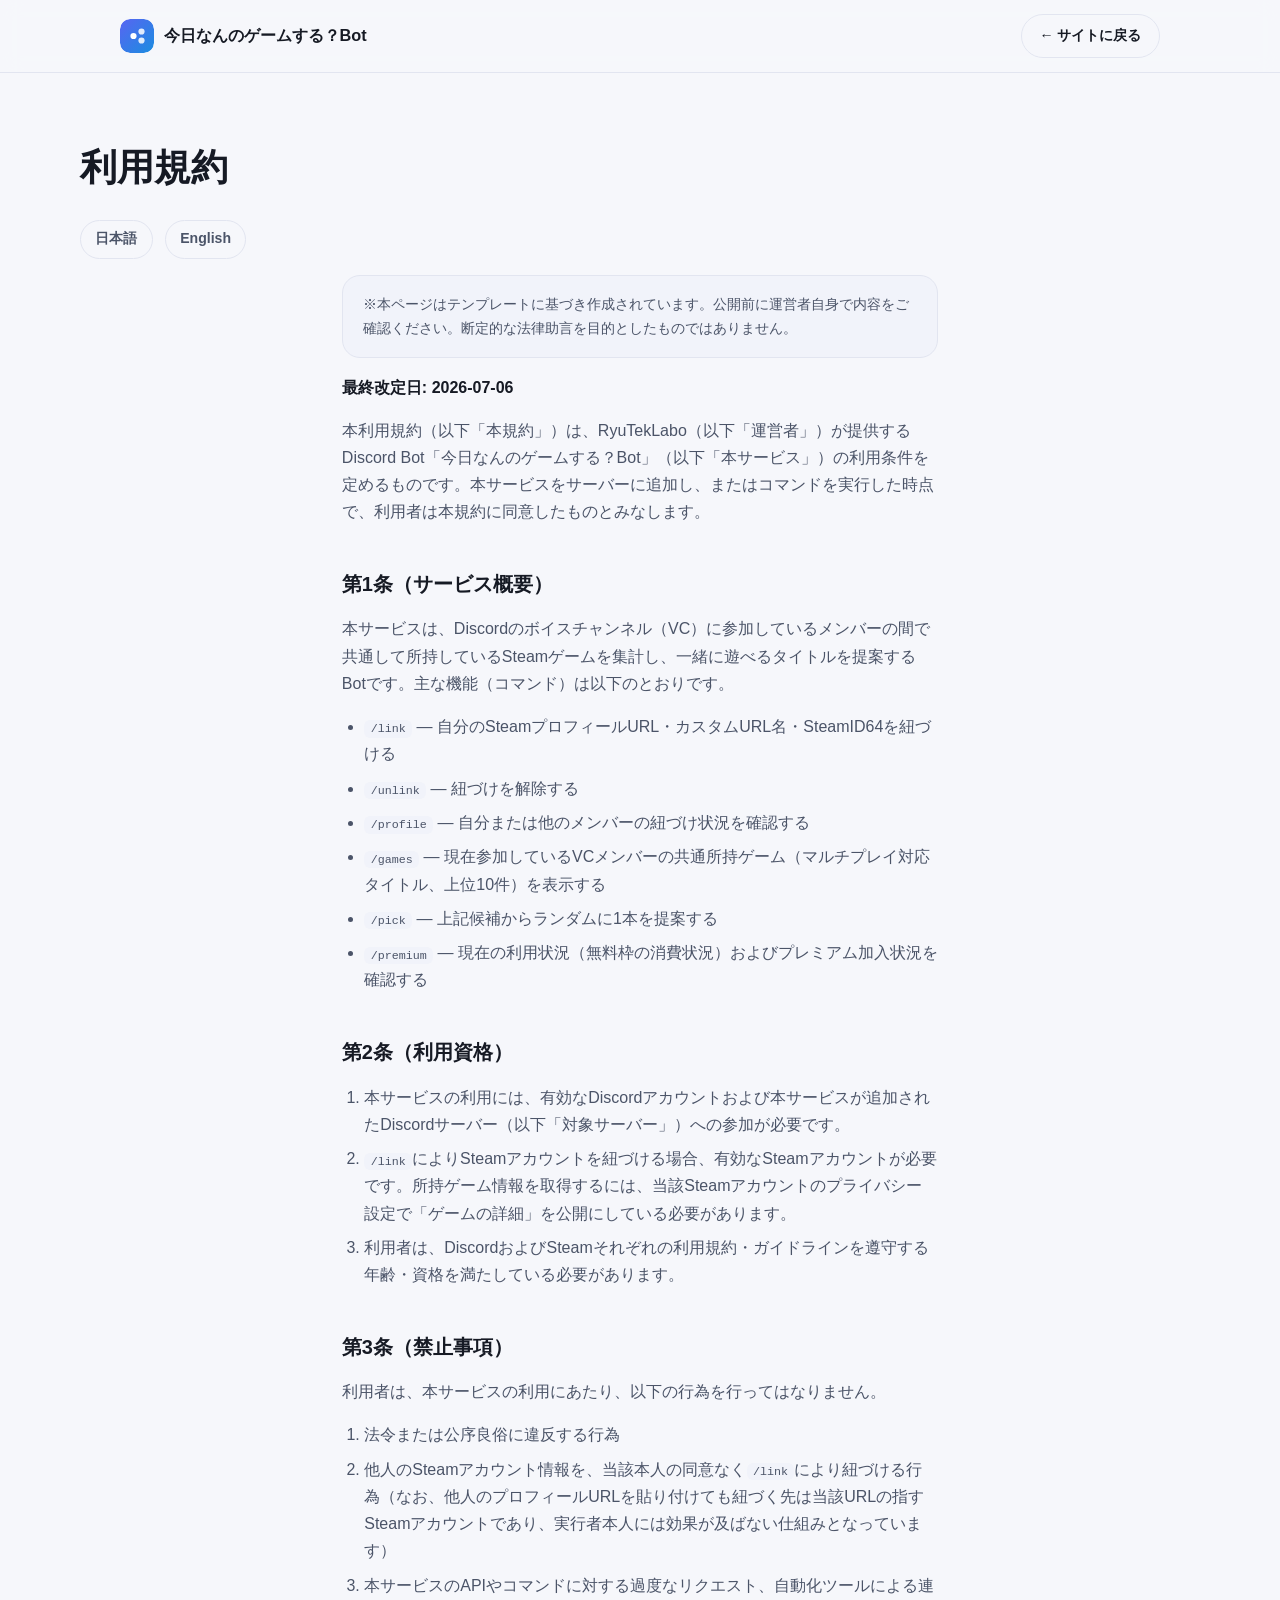
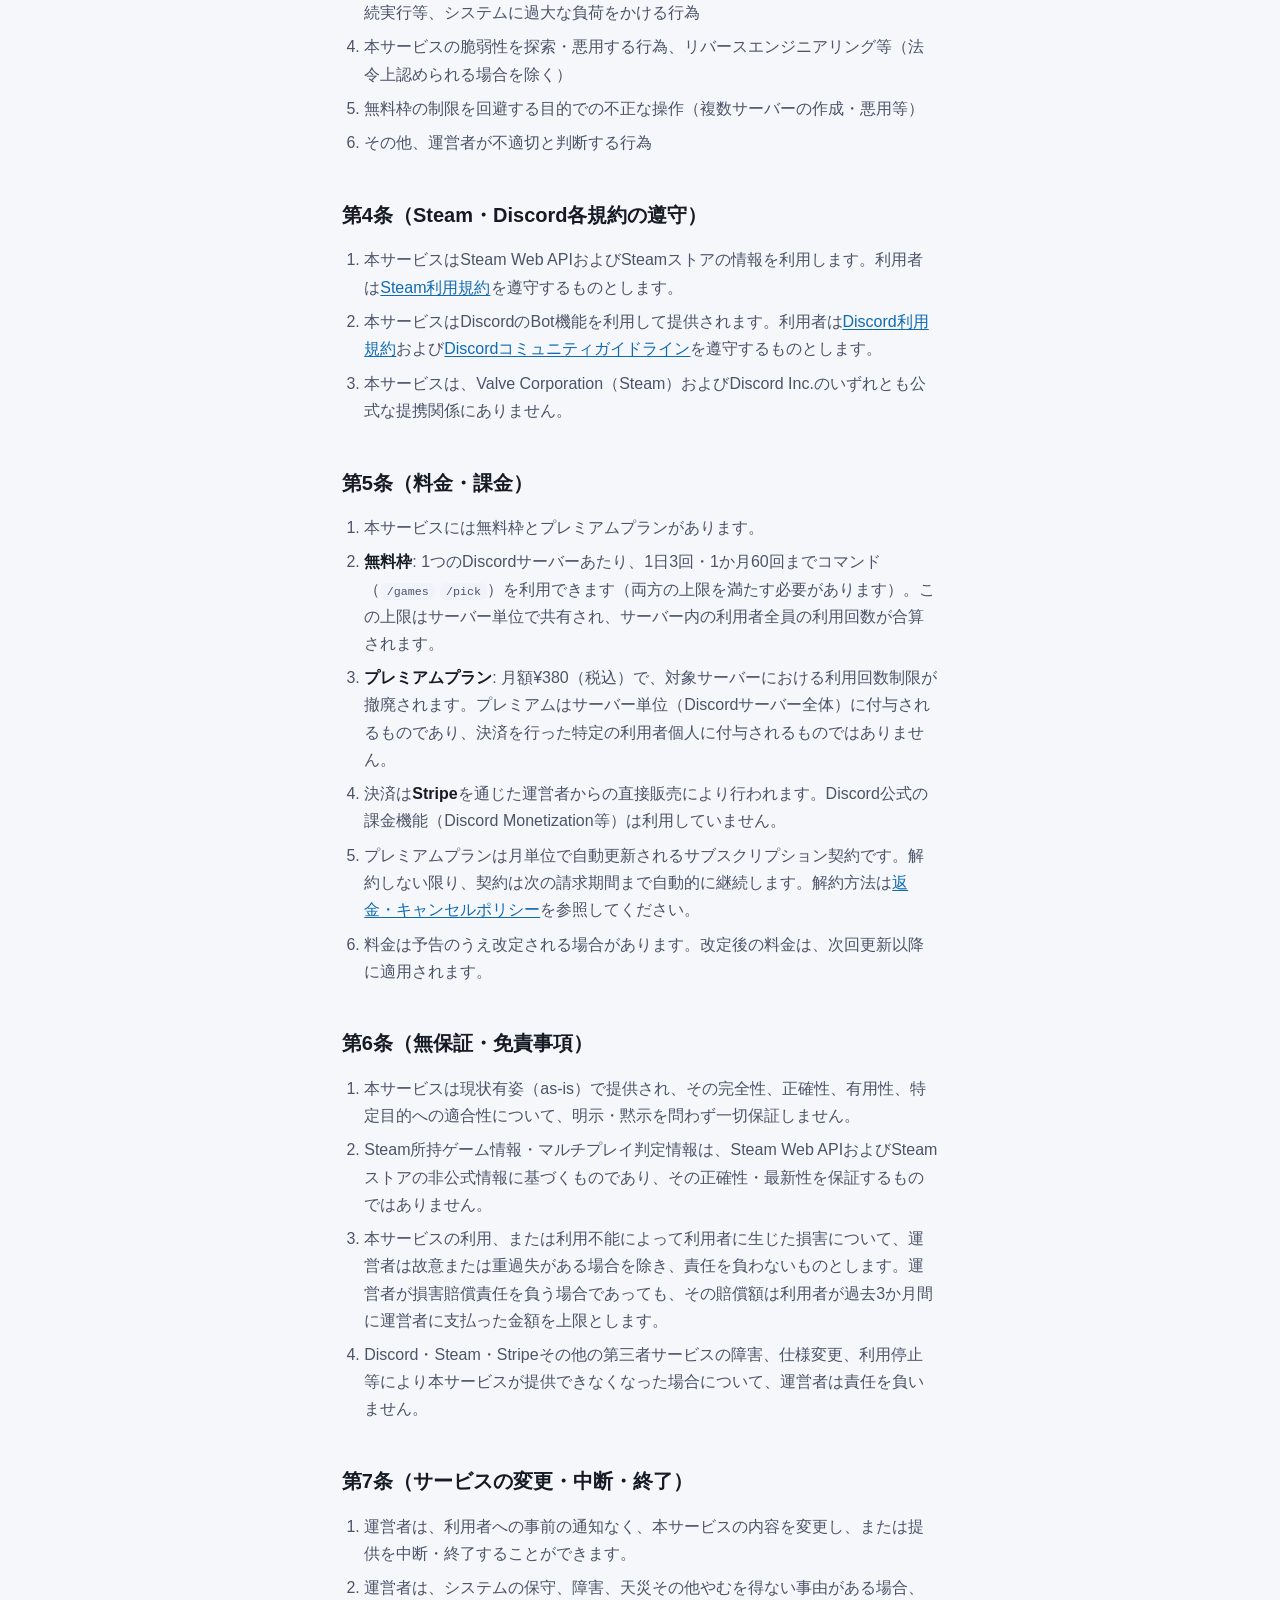
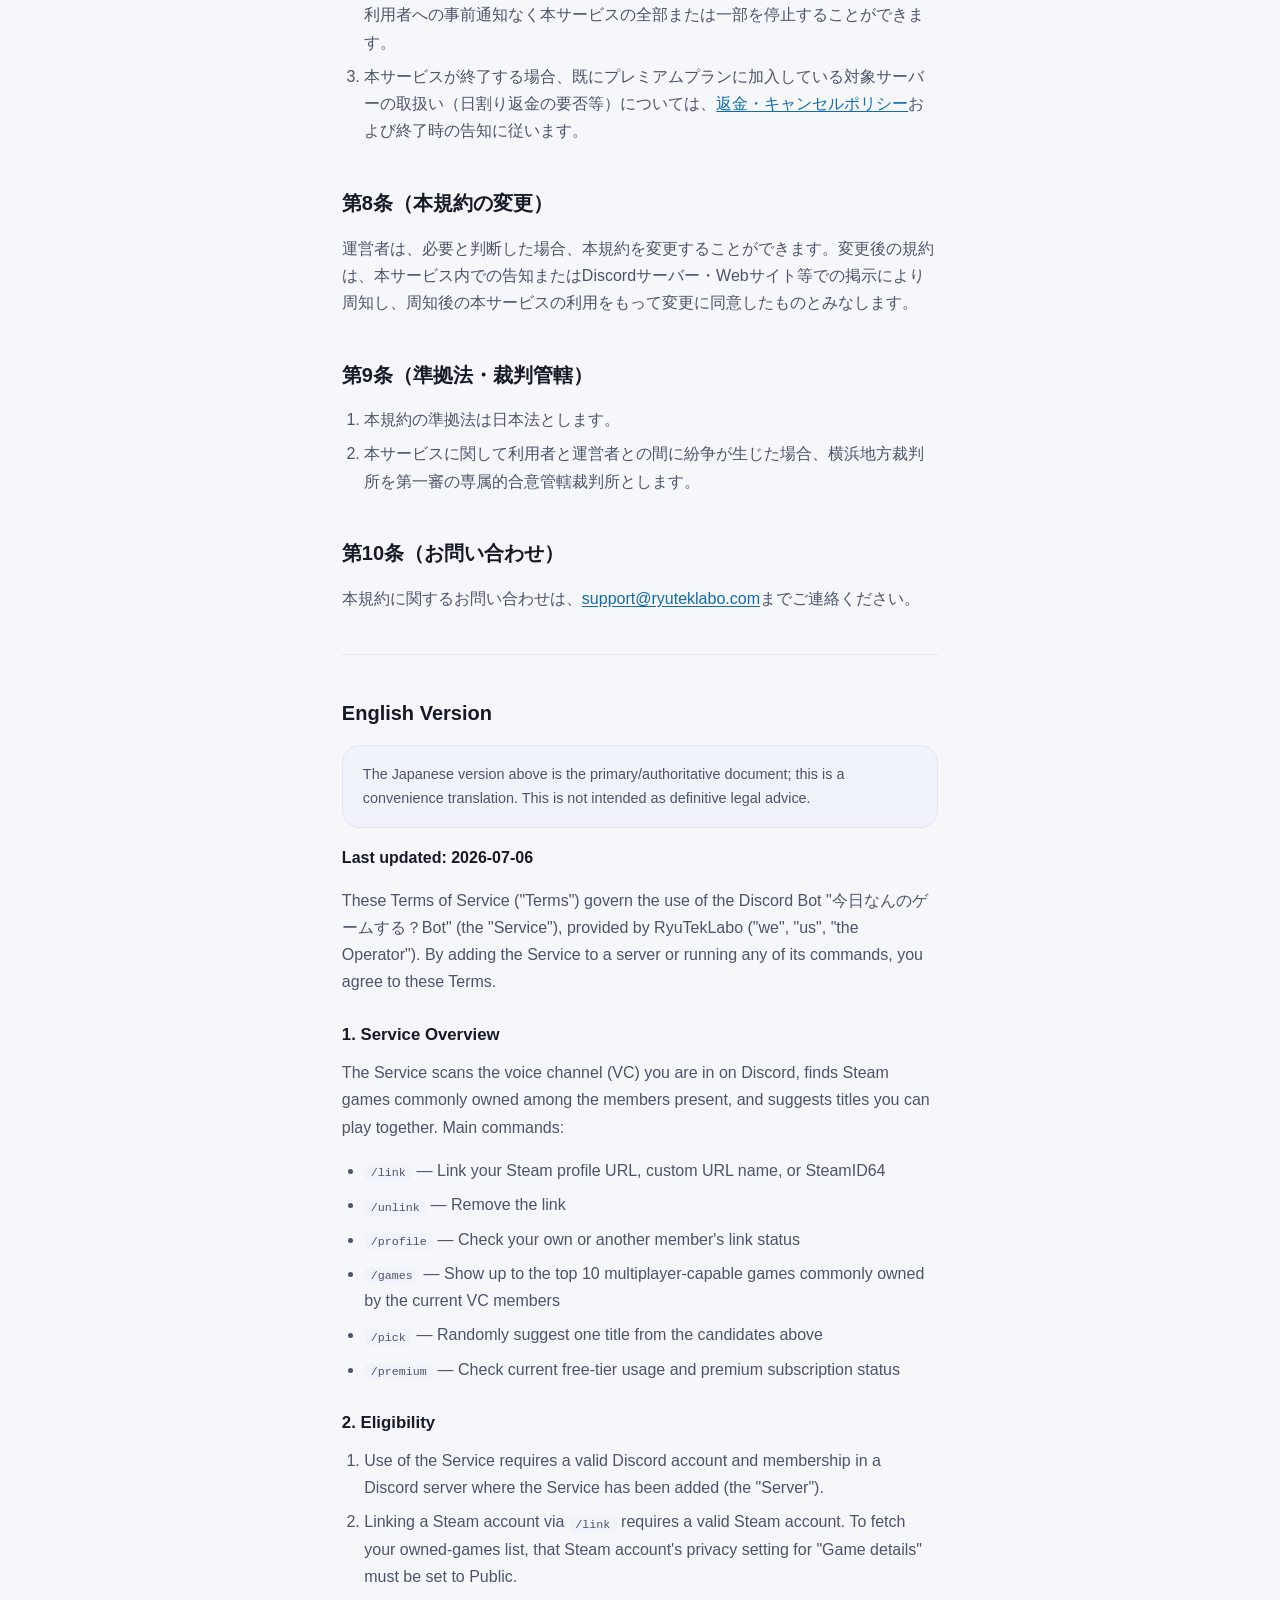
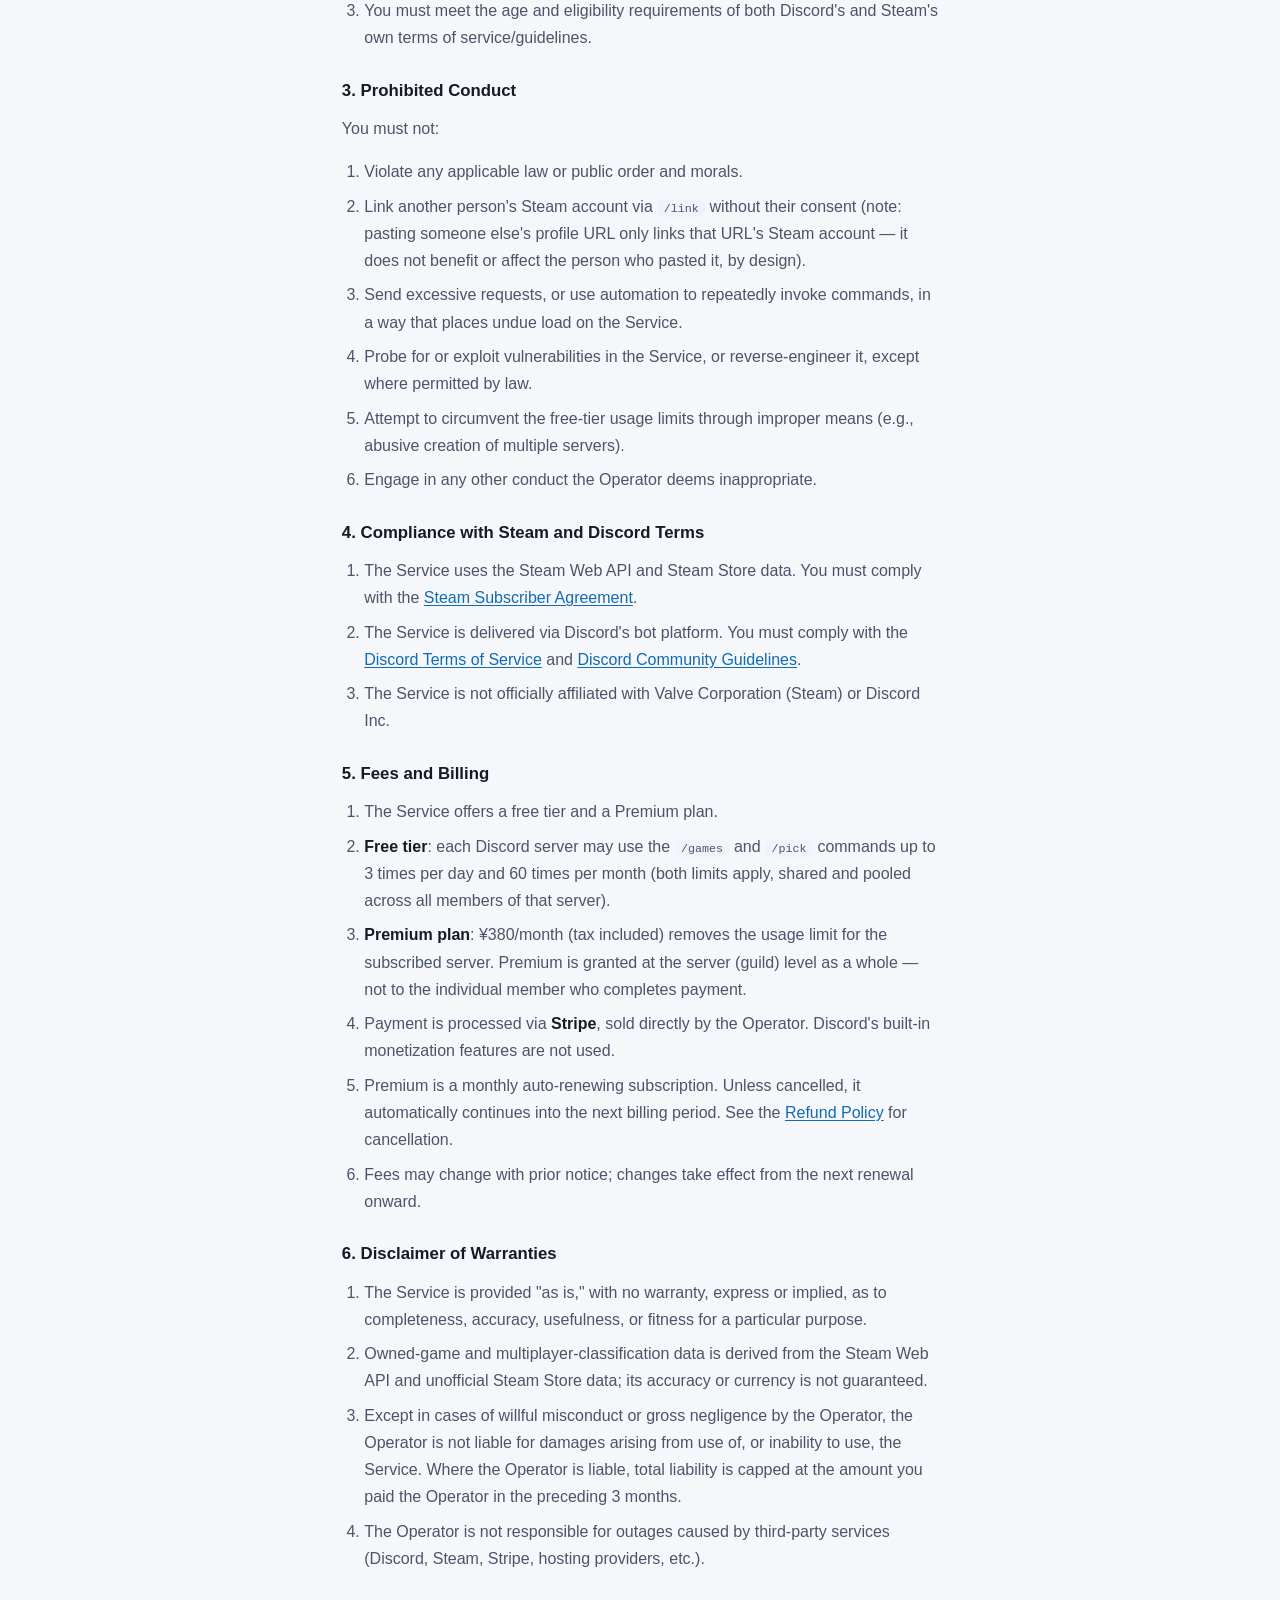
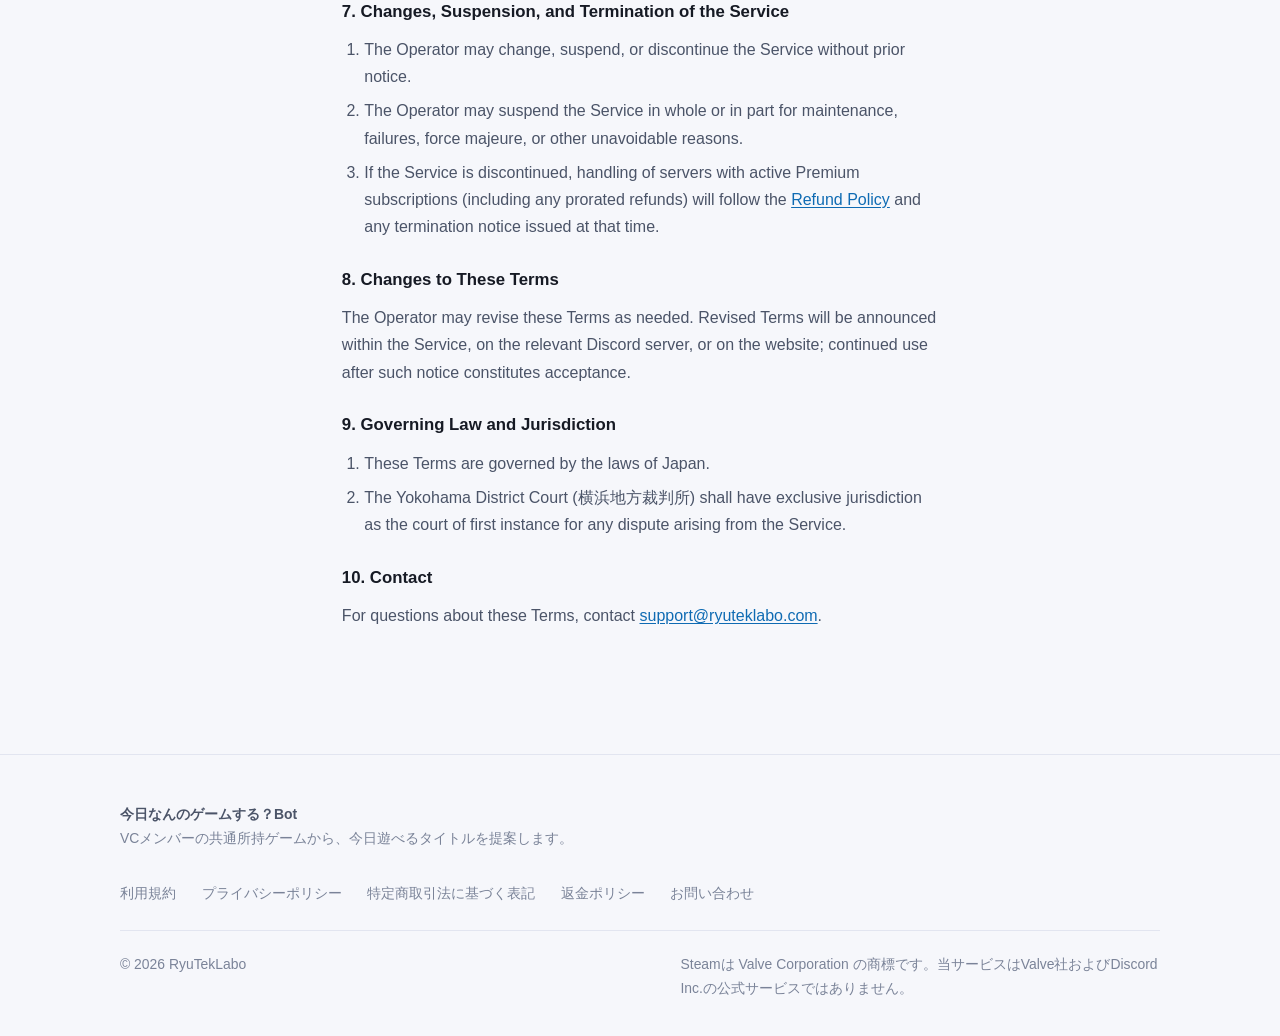
<file: site/terms/index.html>
<!doctype html>
<html lang="ja">
<head>
<meta charset="utf-8">
<meta name="viewport" content="width=device-width, initial-scale=1">
<title>利用規約 — 今日なんのゲームする？Bot</title>
<meta name="description" content="Discord Bot「今日なんのゲームする？Bot」の利用規約（Terms of Service）。日本語・英語を掲載しています。">
<link rel="stylesheet" href="../style.css">
</head>
<body>
<a class="skip-link" href="#main">本文へスキップ</a>

<header class="nav">
  <div class="nav-inner">
    <a class="brand" href="../index.html" aria-label="トップへ">
      <svg class="brand-mark" viewBox="0 0 34 34" role="img" aria-hidden="true">
        <defs>
          <linearGradient id="brandGrad" x1="0" y1="0" x2="1" y2="1">
            <stop offset="0" stop-color="#5865f2"/>
            <stop offset="1" stop-color="#1b8de0"/>
          </linearGradient>
        </defs>
        <rect width="34" height="34" rx="10" fill="url(#brandGrad)"/>
        <circle cx="13.5" cy="17" r="3.1" fill="#fff"/>
        <circle cx="21.5" cy="12.5" r="3.1" fill="#fff" fill-opacity="0.85"/>
        <circle cx="21.5" cy="21.5" r="3.1" fill="#fff" fill-opacity="0.85"/>
      </svg>
      <span class="brand-text">今日なんのゲームする？Bot</span>
    </a>
    <div class="nav-actions">
      <a class="btn btn-ghost btn-sm" href="../index.html">← サイトに戻る</a>
    </div>
  </div>
</header>

<main id="main">
  <div class="section-inner legal-header">
    <h1 class="legal-title">利用規約</h1>
    <nav class="legal-lang-nav" aria-label="言語切り替え">
      <a href="#ja">日本語</a>
      <a href="#en">English</a>
    </nav>
  </div>

  <div class="section-inner legal-body">
    <p class="legal-note">※本ページはテンプレートに基づき作成されています。公開前に運営者自身で内容をご確認ください。断定的な法律助言を目的としたものではありません。</p>

    <div id="ja">
      <p><strong>最終改定日: 2026-07-06</strong></p>
      <p>本利用規約（以下「本規約」）は、RyuTekLabo（以下「運営者」）が提供するDiscord Bot「今日なんのゲームする？Bot」（以下「本サービス」）の利用条件を定めるものです。本サービスをサーバーに追加し、またはコマンドを実行した時点で、利用者は本規約に同意したものとみなします。</p>

      <h2>第1条（サービス概要）</h2>
      <p>本サービスは、Discordのボイスチャンネル（VC）に参加しているメンバーの間で共通して所持しているSteamゲームを集計し、一緒に遊べるタイトルを提案するBotです。主な機能（コマンド）は以下のとおりです。</p>
      <ul>
        <li><code>/link</code> — 自分のSteamプロフィールURL・カスタムURL名・SteamID64を紐づける</li>
        <li><code>/unlink</code> — 紐づけを解除する</li>
        <li><code>/profile</code> — 自分または他のメンバーの紐づけ状況を確認する</li>
        <li><code>/games</code> — 現在参加しているVCメンバーの共通所持ゲーム（マルチプレイ対応タイトル、上位10件）を表示する</li>
        <li><code>/pick</code> — 上記候補からランダムに1本を提案する</li>
        <li><code>/premium</code> — 現在の利用状況（無料枠の消費状況）およびプレミアム加入状況を確認する</li>
      </ul>

      <h2>第2条（利用資格）</h2>
      <ol>
        <li>本サービスの利用には、有効なDiscordアカウントおよび本サービスが追加されたDiscordサーバー（以下「対象サーバー」）への参加が必要です。</li>
        <li><code>/link</code>によりSteamアカウントを紐づける場合、有効なSteamアカウントが必要です。所持ゲーム情報を取得するには、当該Steamアカウントのプライバシー設定で「ゲームの詳細」を公開にしている必要があります。</li>
        <li>利用者は、DiscordおよびSteamそれぞれの利用規約・ガイドラインを遵守する年齢・資格を満たしている必要があります。</li>
      </ol>

      <h2>第3条（禁止事項）</h2>
      <p>利用者は、本サービスの利用にあたり、以下の行為を行ってはなりません。</p>
      <ol>
        <li>法令または公序良俗に違反する行為</li>
        <li>他人のSteamアカウント情報を、当該本人の同意なく<code>/link</code>により紐づける行為（なお、他人のプロフィールURLを貼り付けても紐づく先は当該URLの指すSteamアカウントであり、実行者本人には効果が及ばない仕組みとなっています）</li>
        <li>本サービスのAPIやコマンドに対する過度なリクエスト、自動化ツールによる連続実行等、システムに過大な負荷をかける行為</li>
        <li>本サービスの脆弱性を探索・悪用する行為、リバースエンジニアリング等（法令上認められる場合を除く）</li>
        <li>無料枠の制限を回避する目的での不正な操作（複数サーバーの作成・悪用等）</li>
        <li>その他、運営者が不適切と判断する行為</li>
      </ol>

      <h2>第4条（Steam・Discord各規約の遵守）</h2>
      <ol>
        <li>本サービスはSteam Web APIおよびSteamストアの情報を利用します。利用者は<a href="https://store.steampowered.com/subscriber_agreement/">Steam利用規約</a>を遵守するものとします。</li>
        <li>本サービスはDiscordのBot機能を利用して提供されます。利用者は<a href="https://discord.com/terms">Discord利用規約</a>および<a href="https://discord.com/guidelines">Discordコミュニティガイドライン</a>を遵守するものとします。</li>
        <li>本サービスは、Valve Corporation（Steam）およびDiscord Inc.のいずれとも公式な提携関係にありません。</li>
      </ol>

      <h2>第5条（料金・課金）</h2>
      <ol>
        <li>本サービスには無料枠とプレミアムプランがあります。</li>
        <li><strong>無料枠</strong>: 1つのDiscordサーバーあたり、1日3回・1か月60回までコマンド（<code>/games</code> <code>/pick</code>）を利用できます（両方の上限を満たす必要があります）。この上限はサーバー単位で共有され、サーバー内の利用者全員の利用回数が合算されます。</li>
        <li><strong>プレミアムプラン</strong>: 月額¥380（税込）で、対象サーバーにおける利用回数制限が撤廃されます。プレミアムはサーバー単位（Discordサーバー全体）に付与されるものであり、決済を行った特定の利用者個人に付与されるものではありません。</li>
        <li>決済は<strong>Stripe</strong>を通じた運営者からの直接販売により行われます。Discord公式の課金機能（Discord Monetization等）は利用していません。</li>
        <li>プレミアムプランは月単位で自動更新されるサブスクリプション契約です。解約しない限り、契約は次の請求期間まで自動的に継続します。解約方法は<a href="/refund">返金・キャンセルポリシー</a>を参照してください。</li>
        <li>料金は予告のうえ改定される場合があります。改定後の料金は、次回更新以降に適用されます。</li>
      </ol>

      <h2>第6条（無保証・免責事項）</h2>
      <ol>
        <li>本サービスは現状有姿（as-is）で提供され、その完全性、正確性、有用性、特定目的への適合性について、明示・黙示を問わず一切保証しません。</li>
        <li>Steam所持ゲーム情報・マルチプレイ判定情報は、Steam Web APIおよびSteamストアの非公式情報に基づくものであり、その正確性・最新性を保証するものではありません。</li>
        <li>本サービスの利用、または利用不能によって利用者に生じた損害について、運営者は故意または重過失がある場合を除き、責任を負わないものとします。運営者が損害賠償責任を負う場合であっても、その賠償額は利用者が過去3か月間に運営者に支払った金額を上限とします。</li>
        <li>Discord・Steam・Stripeその他の第三者サービスの障害、仕様変更、利用停止等により本サービスが提供できなくなった場合について、運営者は責任を負いません。</li>
      </ol>

      <h2>第7条（サービスの変更・中断・終了）</h2>
      <ol>
        <li>運営者は、利用者への事前の通知なく、本サービスの内容を変更し、または提供を中断・終了することができます。</li>
        <li>運営者は、システムの保守、障害、天災その他やむを得ない事由がある場合、利用者への事前通知なく本サービスの全部または一部を停止することができます。</li>
        <li>本サービスが終了する場合、既にプレミアムプランに加入している対象サーバーの取扱い（日割り返金の要否等）については、<a href="/refund">返金・キャンセルポリシー</a>および終了時の告知に従います。</li>
      </ol>

      <h2>第8条（本規約の変更）</h2>
      <p>運営者は、必要と判断した場合、本規約を変更することができます。変更後の規約は、本サービス内での告知またはDiscordサーバー・Webサイト等での掲示により周知し、周知後の本サービスの利用をもって変更に同意したものとみなします。</p>

      <h2>第9条（準拠法・裁判管轄）</h2>
      <ol>
        <li>本規約の準拠法は日本法とします。</li>
        <li>本サービスに関して利用者と運営者との間に紛争が生じた場合、横浜地方裁判所を第一審の専属的合意管轄裁判所とします。</li>
      </ol>

      <h2>第10条（お問い合わせ）</h2>
      <p>本規約に関するお問い合わせは、<a href="mailto:support@ryuteklabo.com">support@ryuteklabo.com</a>までご連絡ください。</p>
    </div>

    <hr class="legal-divider" id="en">

    <div>
      <h2>English Version</h2>
      <p class="legal-note">The Japanese version above is the primary/authoritative document; this is a convenience translation. This is not intended as definitive legal advice.</p>
      <p><strong>Last updated: 2026-07-06</strong></p>
      <p>These Terms of Service ("Terms") govern the use of the Discord Bot "今日なんのゲームする？Bot" (the "Service"), provided by RyuTekLabo ("we", "us", "the Operator"). By adding the Service to a server or running any of its commands, you agree to these Terms.</p>

      <h3>1. Service Overview</h3>
      <p>The Service scans the voice channel (VC) you are in on Discord, finds Steam games commonly owned among the members present, and suggests titles you can play together. Main commands:</p>
      <ul>
        <li><code>/link</code> — Link your Steam profile URL, custom URL name, or SteamID64</li>
        <li><code>/unlink</code> — Remove the link</li>
        <li><code>/profile</code> — Check your own or another member's link status</li>
        <li><code>/games</code> — Show up to the top 10 multiplayer-capable games commonly owned by the current VC members</li>
        <li><code>/pick</code> — Randomly suggest one title from the candidates above</li>
        <li><code>/premium</code> — Check current free-tier usage and premium subscription status</li>
      </ul>

      <h3>2. Eligibility</h3>
      <ol>
        <li>Use of the Service requires a valid Discord account and membership in a Discord server where the Service has been added (the "Server").</li>
        <li>Linking a Steam account via <code>/link</code> requires a valid Steam account. To fetch your owned-games list, that Steam account's privacy setting for "Game details" must be set to Public.</li>
        <li>You must meet the age and eligibility requirements of both Discord's and Steam's own terms of service/guidelines.</li>
      </ol>

      <h3>3. Prohibited Conduct</h3>
      <p>You must not:</p>
      <ol>
        <li>Violate any applicable law or public order and morals.</li>
        <li>Link another person's Steam account via <code>/link</code> without their consent (note: pasting someone else's profile URL only links that URL's Steam account — it does not benefit or affect the person who pasted it, by design).</li>
        <li>Send excessive requests, or use automation to repeatedly invoke commands, in a way that places undue load on the Service.</li>
        <li>Probe for or exploit vulnerabilities in the Service, or reverse-engineer it, except where permitted by law.</li>
        <li>Attempt to circumvent the free-tier usage limits through improper means (e.g., abusive creation of multiple servers).</li>
        <li>Engage in any other conduct the Operator deems inappropriate.</li>
      </ol>

      <h3>4. Compliance with Steam and Discord Terms</h3>
      <ol>
        <li>The Service uses the Steam Web API and Steam Store data. You must comply with the <a href="https://store.steampowered.com/subscriber_agreement/">Steam Subscriber Agreement</a>.</li>
        <li>The Service is delivered via Discord's bot platform. You must comply with the <a href="https://discord.com/terms">Discord Terms of Service</a> and <a href="https://discord.com/guidelines">Discord Community Guidelines</a>.</li>
        <li>The Service is not officially affiliated with Valve Corporation (Steam) or Discord Inc.</li>
      </ol>

      <h3>5. Fees and Billing</h3>
      <ol>
        <li>The Service offers a free tier and a Premium plan.</li>
        <li><strong>Free tier</strong>: each Discord server may use the <code>/games</code> and <code>/pick</code> commands up to 3 times per day and 60 times per month (both limits apply, shared and pooled across all members of that server).</li>
        <li><strong>Premium plan</strong>: ¥380/month (tax included) removes the usage limit for the subscribed server. Premium is granted at the server (guild) level as a whole — not to the individual member who completes payment.</li>
        <li>Payment is processed via <strong>Stripe</strong>, sold directly by the Operator. Discord's built-in monetization features are not used.</li>
        <li>Premium is a monthly auto-renewing subscription. Unless cancelled, it automatically continues into the next billing period. See the <a href="/refund">Refund Policy</a> for cancellation.</li>
        <li>Fees may change with prior notice; changes take effect from the next renewal onward.</li>
      </ol>

      <h3>6. Disclaimer of Warranties</h3>
      <ol>
        <li>The Service is provided "as is," with no warranty, express or implied, as to completeness, accuracy, usefulness, or fitness for a particular purpose.</li>
        <li>Owned-game and multiplayer-classification data is derived from the Steam Web API and unofficial Steam Store data; its accuracy or currency is not guaranteed.</li>
        <li>Except in cases of willful misconduct or gross negligence by the Operator, the Operator is not liable for damages arising from use of, or inability to use, the Service. Where the Operator is liable, total liability is capped at the amount you paid the Operator in the preceding 3 months.</li>
        <li>The Operator is not responsible for outages caused by third-party services (Discord, Steam, Stripe, hosting providers, etc.).</li>
      </ol>

      <h3>7. Changes, Suspension, and Termination of the Service</h3>
      <ol>
        <li>The Operator may change, suspend, or discontinue the Service without prior notice.</li>
        <li>The Operator may suspend the Service in whole or in part for maintenance, failures, force majeure, or other unavoidable reasons.</li>
        <li>If the Service is discontinued, handling of servers with active Premium subscriptions (including any prorated refunds) will follow the <a href="/refund">Refund Policy</a> and any termination notice issued at that time.</li>
      </ol>

      <h3>8. Changes to These Terms</h3>
      <p>The Operator may revise these Terms as needed. Revised Terms will be announced within the Service, on the relevant Discord server, or on the website; continued use after such notice constitutes acceptance.</p>

      <h3>9. Governing Law and Jurisdiction</h3>
      <ol>
        <li>These Terms are governed by the laws of Japan.</li>
        <li>The Yokohama District Court (横浜地方裁判所) shall have exclusive jurisdiction as the court of first instance for any dispute arising from the Service.</li>
      </ol>

      <h3>10. Contact</h3>
      <p>For questions about these Terms, contact <a href="mailto:support@ryuteklabo.com">support@ryuteklabo.com</a>.</p>
    </div>
  </div>
</main>

<footer class="site-footer">
  <div class="footer-inner">
    <div class="footer-top">
      <div>
        <p class="footer-brand">今日なんのゲームする？Bot</p>
        <p>VCメンバーの共通所持ゲームから、今日遊べるタイトルを提案します。</p>
      </div>
      <nav class="footer-links" aria-label="法的情報">
        <a href="/terms">利用規約</a>
        <a href="/privacy">プライバシーポリシー</a>
        <a href="/tokushoho">特定商取引法に基づく表記</a>
        <a href="/refund">返金ポリシー</a>
        <a href="mailto:support@ryuteklabo.com">お問い合わせ</a>
      </nav>
    </div>
    <div class="footer-bottom">
      <p>© 2026 RyuTekLabo</p>
      <p class="footer-disclaimer">Steamは Valve Corporation の商標です。当サービスはValve社およびDiscord Inc.の公式サービスではありません。</p>
    </div>
  </div>
</footer>

</body>
</html>
</file>
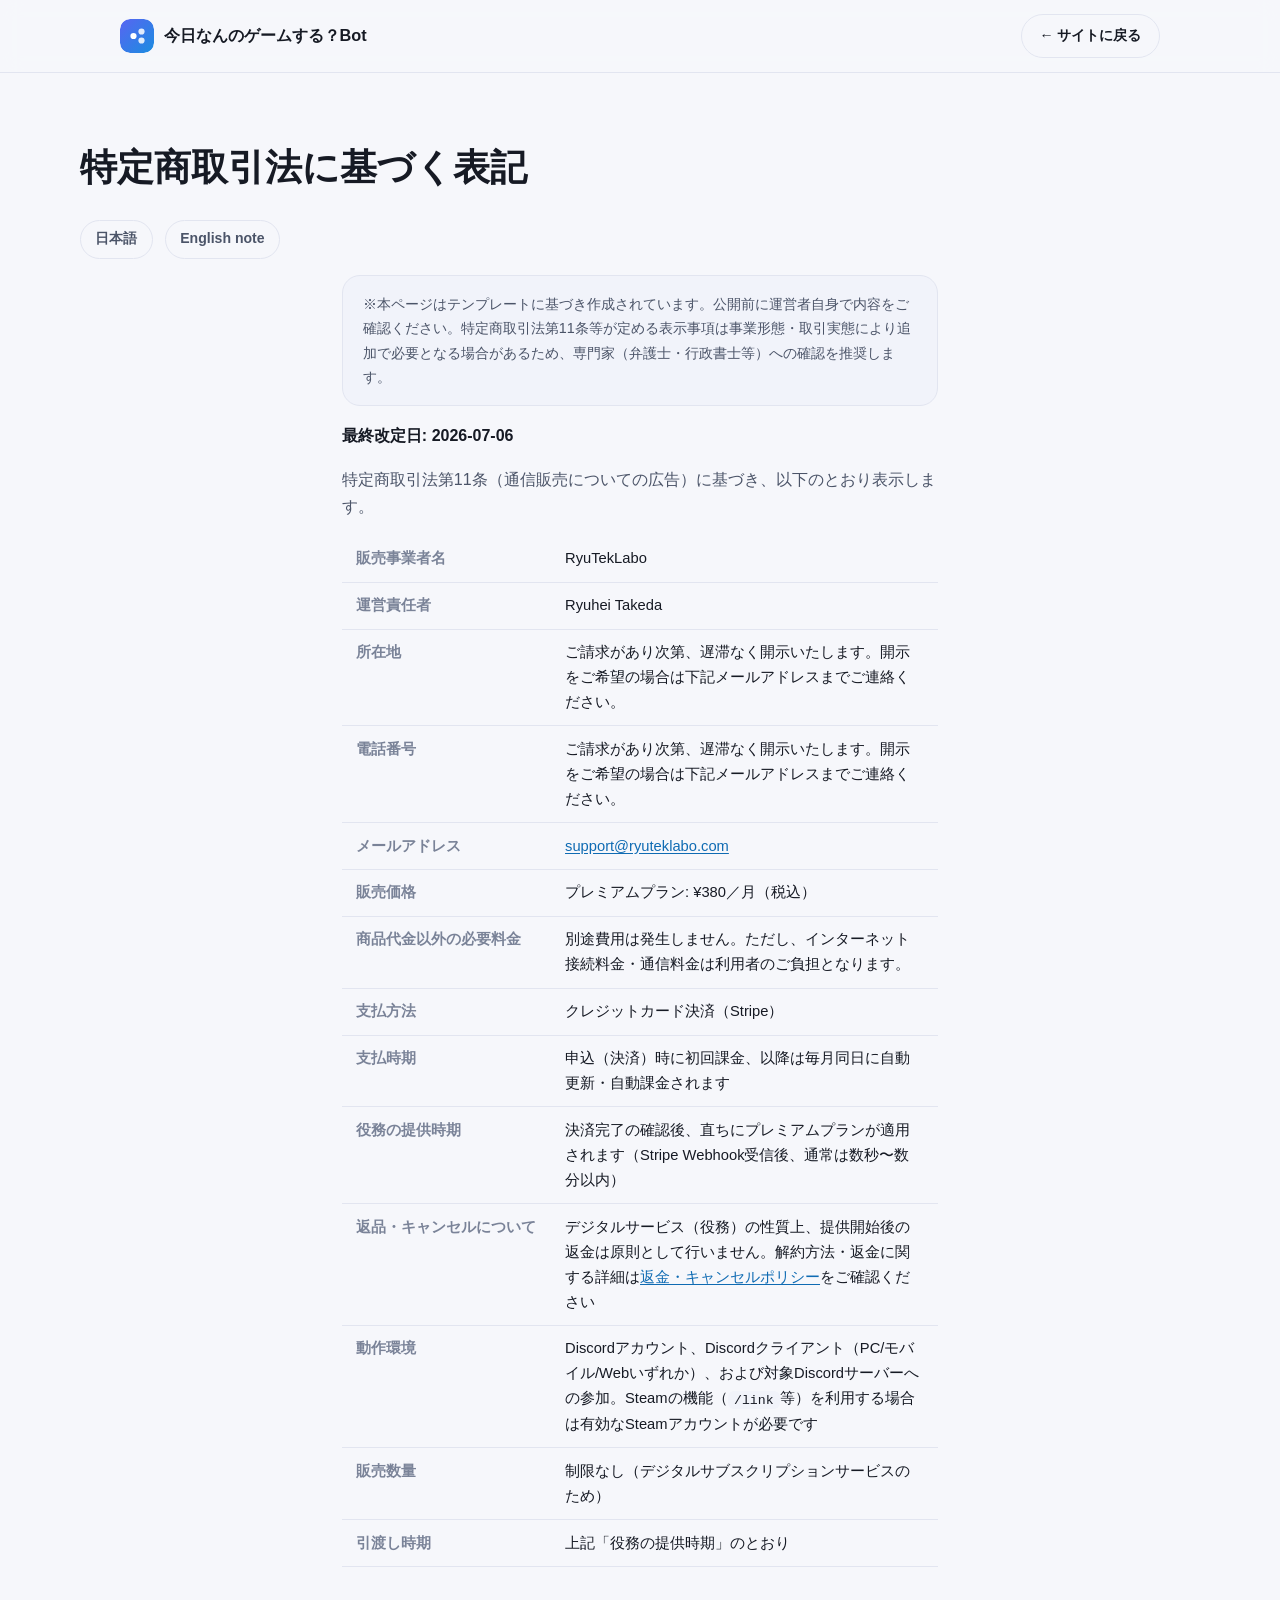
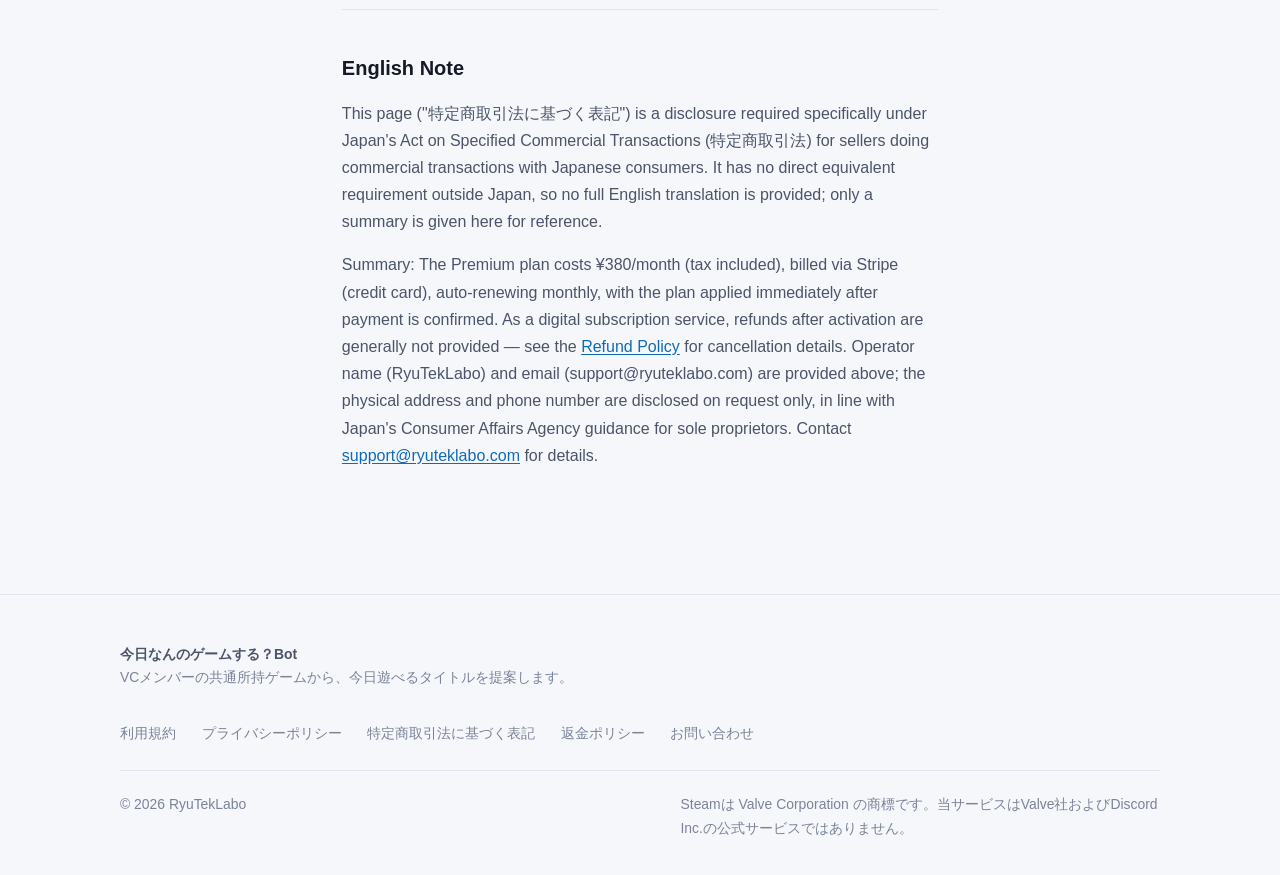
<file: site/tokushoho/index.html>
<!doctype html>
<html lang="ja">
<head>
<meta charset="utf-8">
<meta name="viewport" content="width=device-width, initial-scale=1">
<title>特定商取引法に基づく表記 — 今日なんのゲームする？Bot</title>
<meta name="description" content="Discord Bot「今日なんのゲームする？Bot」の特定商取引法に基づく表記。">
<link rel="stylesheet" href="../style.css">
</head>
<body>
<a class="skip-link" href="#main">本文へスキップ</a>

<header class="nav">
  <div class="nav-inner">
    <a class="brand" href="../index.html" aria-label="トップへ">
      <svg class="brand-mark" viewBox="0 0 34 34" role="img" aria-hidden="true">
        <defs>
          <linearGradient id="brandGrad" x1="0" y1="0" x2="1" y2="1">
            <stop offset="0" stop-color="#5865f2"/>
            <stop offset="1" stop-color="#1b8de0"/>
          </linearGradient>
        </defs>
        <rect width="34" height="34" rx="10" fill="url(#brandGrad)"/>
        <circle cx="13.5" cy="17" r="3.1" fill="#fff"/>
        <circle cx="21.5" cy="12.5" r="3.1" fill="#fff" fill-opacity="0.85"/>
        <circle cx="21.5" cy="21.5" r="3.1" fill="#fff" fill-opacity="0.85"/>
      </svg>
      <span class="brand-text">今日なんのゲームする？Bot</span>
    </a>
    <div class="nav-actions">
      <a class="btn btn-ghost btn-sm" href="../index.html">← サイトに戻る</a>
    </div>
  </div>
</header>

<main id="main">
  <div class="section-inner legal-header">
    <h1 class="legal-title">特定商取引法に基づく表記</h1>
    <nav class="legal-lang-nav" aria-label="言語切り替え">
      <a href="#ja">日本語</a>
      <a href="#en">English note</a>
    </nav>
  </div>

  <div class="section-inner legal-body">
    <p class="legal-note">※本ページはテンプレートに基づき作成されています。公開前に運営者自身で内容をご確認ください。特定商取引法第11条等が定める表示事項は事業形態・取引実態により追加で必要となる場合があるため、専門家（弁護士・行政書士等）への確認を推奨します。</p>

    <div id="ja">
      <p><strong>最終改定日: 2026-07-06</strong></p>
      <p>特定商取引法第11条（通信販売についての広告）に基づき、以下のとおり表示します。</p>

      <div class="legal-table-wrap">
        <table class="legal-table">
          <tbody>
            <tr><th>販売事業者名</th><td>RyuTekLabo</td></tr>
            <tr><th>運営責任者</th><td>Ryuhei Takeda</td></tr>
            <tr><th>所在地</th><td>ご請求があり次第、遅滞なく開示いたします。開示をご希望の場合は下記メールアドレスまでご連絡ください。</td></tr>
            <tr><th>電話番号</th><td>ご請求があり次第、遅滞なく開示いたします。開示をご希望の場合は下記メールアドレスまでご連絡ください。</td></tr>
            <tr><th>メールアドレス</th><td><a href="mailto:support@ryuteklabo.com">support@ryuteklabo.com</a></td></tr>
            <tr><th>販売価格</th><td>プレミアムプラン: ¥380／月（税込）</td></tr>
            <tr><th>商品代金以外の必要料金</th><td>別途費用は発生しません。ただし、インターネット接続料金・通信料金は利用者のご負担となります。</td></tr>
            <tr><th>支払方法</th><td>クレジットカード決済（Stripe）</td></tr>
            <tr><th>支払時期</th><td>申込（決済）時に初回課金、以降は毎月同日に自動更新・自動課金されます</td></tr>
            <tr><th>役務の提供時期</th><td>決済完了の確認後、直ちにプレミアムプランが適用されます（Stripe Webhook受信後、通常は数秒〜数分以内）</td></tr>
            <tr><th>返品・キャンセルについて</th><td>デジタルサービス（役務）の性質上、提供開始後の返金は原則として行いません。解約方法・返金に関する詳細は<a href="/refund">返金・キャンセルポリシー</a>をご確認ください</td></tr>
            <tr><th>動作環境</th><td>Discordアカウント、Discordクライアント（PC/モバイル/Webいずれか）、および対象Discordサーバーへの参加。Steamの機能（<code>/link</code>等）を利用する場合は有効なSteamアカウントが必要です</td></tr>
            <tr><th>販売数量</th><td>制限なし（デジタルサブスクリプションサービスのため）</td></tr>
            <tr><th>引渡し時期</th><td>上記「役務の提供時期」のとおり</td></tr>
          </tbody>
        </table>
      </div>
    </div>

    <hr class="legal-divider" id="en">

    <div>
      <h2>English Note</h2>
      <p>This page ("特定商取引法に基づく表記") is a disclosure required specifically under Japan's Act on Specified Commercial Transactions (特定商取引法) for sellers doing commercial transactions with Japanese consumers. It has no direct equivalent requirement outside Japan, so no full English translation is provided; only a summary is given here for reference.</p>
      <p>Summary: The Premium plan costs ¥380/month (tax included), billed via Stripe (credit card), auto-renewing monthly, with the plan applied immediately after payment is confirmed. As a digital subscription service, refunds after activation are generally not provided — see the <a href="/refund">Refund Policy</a> for cancellation details. Operator name (RyuTekLabo) and email (support@ryuteklabo.com) are provided above; the physical address and phone number are disclosed on request only, in line with Japan's Consumer Affairs Agency guidance for sole proprietors. Contact <a href="mailto:support@ryuteklabo.com">support@ryuteklabo.com</a> for details.</p>
    </div>
  </div>
</main>

<footer class="site-footer">
  <div class="footer-inner">
    <div class="footer-top">
      <div>
        <p class="footer-brand">今日なんのゲームする？Bot</p>
        <p>VCメンバーの共通所持ゲームから、今日遊べるタイトルを提案します。</p>
      </div>
      <nav class="footer-links" aria-label="法的情報">
        <a href="/terms">利用規約</a>
        <a href="/privacy">プライバシーポリシー</a>
        <a href="/tokushoho">特定商取引法に基づく表記</a>
        <a href="/refund">返金ポリシー</a>
        <a href="mailto:support@ryuteklabo.com">お問い合わせ</a>
      </nav>
    </div>
    <div class="footer-bottom">
      <p>© 2026 RyuTekLabo</p>
      <p class="footer-disclaimer">Steamは Valve Corporation の商標です。当サービスはValve社およびDiscord Inc.の公式サービスではありません。</p>
    </div>
  </div>
</footer>

</body>
</html>
</file>
<file: site/style.css>
/* ==========================================================================
   Discord × Steam VC Bot — Landing Page Stylesheet
   Self-contained, no external fonts / assets. Light + dark via
   prefers-color-scheme. Palette: Discord blurple x Steam sky-blue,
   generous whitespace, restrained accent usage.
   ========================================================================== */

:root {
  --bg: #f6f7fb;
  --bg-soft: #eef0f8;
  --surface: #ffffff;
  --surface-2: #f1f3fa;
  --border: #e2e5f0;
  --text: #161a24;
  --text-soft: #4b5468;
  --text-faint: #7a8398;
  --accent-discord: #5865f2;
  --accent-discord-ink: #4752c4;
  --accent-steam: #1b8de0;
  --accent-steam-ink: #0f6bb3;
  --accent-gold: #b8860f;
  --success: #1f8a45;
  --danger: #c0392b;
  --shadow-lg: 0 24px 60px -28px rgba(22, 26, 36, 0.35);
  --shadow-sm: 0 10px 24px -16px rgba(22, 26, 36, 0.3);
  --radius-lg: 28px;
  --radius-md: 18px;
  --radius-sm: 12px;
  --radius-pill: 999px;
  --font-sans: -apple-system, BlinkMacSystemFont, "Hiragino Sans", "Hiragino Kaku Gothic ProN",
    "Yu Gothic", "Segoe UI", Roboto, "Noto Sans JP", Meiryo, Arial, sans-serif;
  --maxw: 1120px;
  color-scheme: light dark;
}

@media (prefers-color-scheme: dark) {
  :root {
    --bg: #0d1016;
    --bg-soft: #11141c;
    --surface: #171b26;
    --surface-2: #1c212f;
    --border: #2b3143;
    --text: #edf0f8;
    --text-soft: #b7bfd3;
    --text-faint: #838ca3;
    --accent-discord: #8b93ff;
    --accent-discord-ink: #a7adff;
    --accent-steam: #5cc4ff;
    --accent-steam-ink: #86d4ff;
    --accent-gold: #e3b24d;
    --success: #4fce7a;
    --danger: #ff8a7a;
    --shadow-lg: 0 24px 70px -24px rgba(0, 0, 0, 0.65);
    --shadow-sm: 0 12px 28px -16px rgba(0, 0, 0, 0.55);
  }
}

* {
  box-sizing: border-box;
}

html {
  scroll-behavior: smooth;
}

body {
  margin: 0;
  font-family: var(--font-sans);
  background: var(--bg);
  color: var(--text);
  line-height: 1.7;
  -webkit-font-smoothing: antialiased;
  overflow-x: hidden;
}

img,
svg {
  max-width: 100%;
  display: block;
}

a {
  color: inherit;
  text-decoration: none;
}

h1,
h2,
h3,
p,
ol,
ul {
  margin: 0;
}

.skip-link {
  position: absolute;
  left: -9999px;
  top: 0;
  background: var(--accent-discord);
  color: #fff;
  padding: 0.75rem 1.25rem;
  border-radius: var(--radius-sm);
  z-index: 1000;
}

.skip-link:focus {
  left: 1rem;
  top: 1rem;
}

:focus-visible {
  outline: 2px solid var(--accent-steam);
  outline-offset: 3px;
}

/* ---------- layout helpers ---------- */

.section-inner,
.nav-inner,
.hero-inner,
.footer-inner {
  max-width: var(--maxw);
  margin: 0 auto;
  padding-left: clamp(1.25rem, 4vw, 2.5rem);
  padding-right: clamp(1.25rem, 4vw, 2.5rem);
}

section {
  padding: clamp(3.5rem, 8vw, 6.5rem) 0;
}

.section-alt {
  background: var(--bg-soft);
}

.eyebrow {
  display: inline-block;
  font-size: 0.8rem;
  font-weight: 700;
  letter-spacing: 0.14em;
  text-transform: uppercase;
  color: var(--accent-steam-ink);
}

h2.section-title {
  font-size: clamp(1.6rem, 3.4vw, 2.3rem);
  font-weight: 800;
  letter-spacing: -0.01em;
  margin-top: 0.6rem;
}

.section-lead {
  margin-top: 0.9rem;
  color: var(--text-soft);
  font-size: 1.05rem;
  max-width: 640px;
}

.section-head {
  margin-bottom: clamp(2rem, 5vw, 3rem);
}

/* ---------- nav ---------- */

.nav {
  position: sticky;
  top: 0;
  z-index: 100;
  background: color-mix(in srgb, var(--bg) 88%, transparent);
  backdrop-filter: saturate(160%) blur(10px);
  border-bottom: 1px solid var(--border);
}

.nav-inner {
  display: flex;
  align-items: center;
  gap: 1.5rem;
  padding-top: 0.9rem;
  padding-bottom: 0.9rem;
}

.brand {
  display: flex;
  align-items: center;
  gap: 0.6rem;
  font-weight: 800;
  font-size: 1.02rem;
  white-space: nowrap;
}

.brand-mark {
  width: 34px;
  height: 34px;
  border-radius: 10px;
  flex: none;
}

.nav-links {
  display: none;
  gap: 1.75rem;
  font-size: 0.92rem;
  font-weight: 600;
  color: var(--text-soft);
}

.nav-links a:hover {
  color: var(--text);
}

@media (min-width: 860px) {
  .nav-links {
    display: flex;
  }
}

.nav-actions {
  margin-left: auto;
  display: flex;
  align-items: center;
  gap: 0.9rem;
}

.lang-switch {
  font-size: 0.85rem;
  font-weight: 700;
  padding: 0.4rem 0.7rem;
  border: 1px solid var(--border);
  border-radius: var(--radius-pill);
  color: var(--text-soft);
}

.lang-switch:hover {
  color: var(--text);
  border-color: var(--accent-steam);
}

/* ---------- buttons ---------- */

.btn {
  display: inline-flex;
  align-items: center;
  justify-content: center;
  gap: 0.5rem;
  font-weight: 700;
  border-radius: var(--radius-pill);
  border: 1px solid transparent;
  cursor: pointer;
  transition: transform 0.15s ease, box-shadow 0.15s ease, background 0.15s ease,
    border-color 0.15s ease;
  white-space: nowrap;
}

.btn-sm {
  padding: 0.55rem 1.1rem;
  font-size: 0.88rem;
}

.btn-lg {
  padding: 0.9rem 1.9rem;
  font-size: 1rem;
}

.btn-primary {
  background: linear-gradient(135deg, var(--accent-discord), var(--accent-steam));
  color: #fff;
  box-shadow: var(--shadow-sm);
}

.btn-primary:hover {
  transform: translateY(-2px);
  box-shadow: var(--shadow-lg);
}

.btn-ghost {
  background: transparent;
  border-color: var(--border);
  color: var(--text);
}

.btn-ghost:hover {
  border-color: var(--accent-steam);
  color: var(--accent-steam-ink);
}

.hero-note {
  margin-top: 1rem;
  font-size: 0.85rem;
  color: var(--text-faint);
}

/* ---------- hero ---------- */

.hero {
  padding-top: clamp(3rem, 8vw, 5.5rem);
  position: relative;
}

.hero::before {
  content: "";
  position: absolute;
  inset: -10% -10% auto -10%;
  height: 480px;
  background: radial-gradient(
      600px 260px at 15% 20%,
      color-mix(in srgb, var(--accent-discord) 22%, transparent),
      transparent 70%
    ),
    radial-gradient(
      560px 260px at 85% 10%,
      color-mix(in srgb, var(--accent-steam) 20%, transparent),
      transparent 70%
    );
  pointer-events: none;
  z-index: -1;
}

.hero-inner {
  display: grid;
  grid-template-columns: 1fr;
  gap: 3rem;
  align-items: center;
}

@media (min-width: 960px) {
  .hero-inner {
    grid-template-columns: 1.05fr 0.95fr;
  }
}

.hero-copy h1 {
  font-size: clamp(1.9rem, 4.6vw, 3rem);
  font-weight: 800;
  letter-spacing: -0.02em;
  line-height: 1.28;
  margin-top: 0.7rem;
}

.hero-copy .lead {
  margin-top: 1.25rem;
  font-size: 1.08rem;
  color: var(--text-soft);
  max-width: 46ch;
}

.hero-actions {
  display: flex;
  flex-wrap: wrap;
  gap: 0.9rem;
  margin-top: 2rem;
}

/* mock discord embed preview */

.hero-visual {
  position: relative;
}

.mock-embed {
  background: var(--surface);
  border: 1px solid var(--border);
  border-radius: var(--radius-md);
  box-shadow: var(--shadow-lg);
  padding: 1.4rem 1.5rem 1.3rem 1.7rem;
  position: relative;
  overflow: hidden;
}

.mock-embed-bar {
  position: absolute;
  left: 0;
  top: 0;
  bottom: 0;
  width: 5px;
  background: var(--success);
}

.mock-embed-title {
  font-weight: 700;
  font-size: 1.02rem;
  margin-bottom: 0.9rem;
}

.mock-embed-list {
  list-style: none;
  padding: 0;
  display: flex;
  flex-direction: column;
  gap: 0.55rem;
}

.mock-embed-list li {
  display: flex;
  align-items: baseline;
  gap: 0.55rem;
  font-size: 0.92rem;
}

.mock-rank {
  font-weight: 700;
  color: var(--accent-steam-ink);
  width: 1.1em;
  flex: none;
}

.mock-name {
  font-weight: 700;
  color: var(--accent-discord-ink);
}

.mock-meta {
  color: var(--text-faint);
  font-size: 0.85rem;
  margin-left: auto;
  white-space: nowrap;
}

.mock-embed-footer {
  margin-top: 1rem;
  padding-top: 0.8rem;
  border-top: 1px solid var(--border);
  font-size: 0.78rem;
  color: var(--text-faint);
}

.visual-caption {
  text-align: center;
  margin-top: 0.9rem;
  font-size: 0.82rem;
  color: var(--text-faint);
}

/* ---------- feature cards ---------- */

.card-grid {
  display: grid;
  grid-template-columns: 1fr;
  gap: 1.25rem;
}

@media (min-width: 640px) {
  .card-grid {
    grid-template-columns: repeat(2, 1fr);
  }
}

@media (min-width: 1020px) {
  .card-grid.cols-4 {
    grid-template-columns: repeat(4, 1fr);
  }
}

.card {
  background: var(--surface);
  border: 1px solid var(--border);
  border-radius: var(--radius-lg);
  padding: 1.75rem 1.6rem;
  box-shadow: var(--shadow-sm);
  transition: transform 0.15s ease, box-shadow 0.15s ease;
}

.card:hover {
  transform: translateY(-3px);
  box-shadow: var(--shadow-lg);
}

.card-icon {
  width: 46px;
  height: 46px;
  border-radius: 13px;
  display: flex;
  align-items: center;
  justify-content: center;
  font-size: 1.35rem;
  margin-bottom: 1rem;
  background: linear-gradient(
    135deg,
    color-mix(in srgb, var(--accent-discord) 18%, transparent),
    color-mix(in srgb, var(--accent-steam) 18%, transparent)
  );
}

.card h3 {
  font-size: 1.05rem;
  font-weight: 700;
  margin-bottom: 0.55rem;
}

.card p {
  color: var(--text-soft);
  font-size: 0.93rem;
}

.card code {
  background: var(--surface-2);
  border: 1px solid var(--border);
  border-radius: 6px;
  padding: 0.1rem 0.4rem;
  font-size: 0.85em;
}

/* ---------- steps ---------- */

.steps {
  display: grid;
  grid-template-columns: 1fr;
  gap: 1.5rem;
  counter-reset: step;
}

@media (min-width: 780px) {
  .steps {
    grid-template-columns: repeat(3, 1fr);
  }
}

.step {
  position: relative;
  background: var(--surface);
  border: 1px solid var(--border);
  border-radius: var(--radius-lg);
  padding: 2rem 1.6rem 1.75rem;
}

.step-num {
  width: 40px;
  height: 40px;
  border-radius: 50%;
  display: flex;
  align-items: center;
  justify-content: center;
  font-weight: 800;
  color: #fff;
  background: linear-gradient(135deg, var(--accent-discord), var(--accent-steam));
  margin-bottom: 1.1rem;
}

.step h3 {
  font-size: 1.05rem;
  font-weight: 700;
  margin-bottom: 0.5rem;
}

.step p {
  color: var(--text-soft);
  font-size: 0.93rem;
}

/* ---------- pricing ---------- */

.pricing-grid {
  display: grid;
  grid-template-columns: 1fr;
  gap: 1.5rem;
}

@media (min-width: 780px) {
  .pricing-grid {
    grid-template-columns: repeat(2, 1fr);
  }
}

.price-card {
  background: var(--surface);
  border: 1px solid var(--border);
  border-radius: var(--radius-lg);
  padding: 2.1rem 1.9rem;
  display: flex;
  flex-direction: column;
  box-shadow: var(--shadow-sm);
}

.price-card.is-premium {
  border-color: color-mix(in srgb, var(--accent-steam) 45%, var(--border));
  background: linear-gradient(180deg, color-mix(in srgb, var(--accent-discord) 6%, var(--surface)) 0%, var(--surface) 45%);
  box-shadow: var(--shadow-lg);
  position: relative;
}

.price-badge {
  position: absolute;
  top: -0.8rem;
  right: 1.6rem;
  background: linear-gradient(135deg, var(--accent-discord), var(--accent-steam));
  color: #fff;
  font-size: 0.75rem;
  font-weight: 700;
  padding: 0.35rem 0.8rem;
  border-radius: var(--radius-pill);
}

.price-plan {
  font-size: 0.9rem;
  font-weight: 700;
  color: var(--text-faint);
  text-transform: uppercase;
  letter-spacing: 0.06em;
}

.price-amount {
  font-size: 2.3rem;
  font-weight: 800;
  margin-top: 0.5rem;
  letter-spacing: -0.02em;
}

.price-amount span {
  font-size: 0.95rem;
  font-weight: 600;
  color: var(--text-faint);
}

.price-list {
  list-style: none;
  padding: 0;
  margin: 1.5rem 0 1.75rem;
  display: flex;
  flex-direction: column;
  gap: 0.7rem;
  color: var(--text-soft);
  font-size: 0.93rem;
  flex: 1;
}

.price-list li {
  display: flex;
  gap: 0.6rem;
  align-items: flex-start;
}

.price-list li::before {
  content: "✓";
  color: var(--success);
  font-weight: 800;
  flex: none;
}

.price-card .btn {
  align-self: stretch;
}

.price-foot {
  margin-top: 0.9rem;
  font-size: 0.8rem;
  color: var(--text-faint);
}

/* ---------- faq ---------- */

.faq-list {
  display: flex;
  flex-direction: column;
  gap: 0.75rem;
  max-width: 780px;
}

.faq-item {
  background: var(--surface);
  border: 1px solid var(--border);
  border-radius: var(--radius-md);
  overflow: hidden;
}

.faq-item summary {
  cursor: pointer;
  list-style: none;
  padding: 1.15rem 1.4rem;
  font-weight: 700;
  font-size: 0.98rem;
  display: flex;
  align-items: center;
  justify-content: space-between;
  gap: 1rem;
}

.faq-item summary::-webkit-details-marker {
  display: none;
}

.faq-item summary::after {
  content: "+";
  font-size: 1.3rem;
  font-weight: 400;
  color: var(--accent-steam-ink);
  flex: none;
  transition: transform 0.2s ease;
}

.faq-item[open] summary::after {
  transform: rotate(45deg);
}

.faq-item .faq-body {
  padding: 0 1.4rem 1.3rem;
  color: var(--text-soft);
  font-size: 0.93rem;
}

/* ---------- final cta ---------- */

.cta-band {
  text-align: center;
  background: linear-gradient(135deg, var(--accent-discord), var(--accent-steam));
  border-radius: var(--radius-lg);
  padding: clamp(2.5rem, 6vw, 4rem) clamp(1.5rem, 5vw, 3rem);
  color: #fff;
  margin: 0 clamp(1.25rem, 4vw, 2.5rem);
}

.cta-band h2 {
  font-size: clamp(1.5rem, 3vw, 2.1rem);
  font-weight: 800;
}

.cta-band p {
  margin-top: 0.8rem;
  opacity: 0.92;
}

.cta-band .btn-primary {
  background: #fff;
  color: var(--accent-discord-ink);
  margin-top: 1.75rem;
  box-shadow: 0 12px 30px -10px rgba(0, 0, 0, 0.35);
}

.cta-band .btn-primary:hover {
  transform: translateY(-2px);
}

/* ---------- footer ---------- */

.site-footer {
  border-top: 1px solid var(--border);
  padding: 3rem 0 2.2rem;
  margin-top: 2rem;
  color: var(--text-faint);
  font-size: 0.87rem;
}

.footer-inner {
  display: flex;
  flex-direction: column;
  gap: 1.5rem;
}

.footer-top {
  display: flex;
  flex-wrap: wrap;
  gap: 2rem;
  justify-content: space-between;
}

.footer-brand {
  font-weight: 700;
  color: var(--text-soft);
}

.footer-links {
  display: flex;
  flex-wrap: wrap;
  gap: 1.1rem 1.6rem;
}

.footer-links a:hover {
  color: var(--text);
}

.footer-bottom {
  display: flex;
  flex-wrap: wrap;
  gap: 0.75rem 1.5rem;
  justify-content: space-between;
  border-top: 1px solid var(--border);
  padding-top: 1.4rem;
}

.footer-disclaimer {
  max-width: 62ch;
}

@media (max-width: 640px) {
  .hero-actions {
    flex-direction: column;
    align-items: stretch;
  }
  .hero-actions .btn {
    width: 100%;
  }
}

/* ---------- legal pages ---------- */

.legal-header {
  padding: clamp(2.5rem, 6vw, 4rem) 0 1rem;
}

.legal-back {
  display: inline-flex;
  align-items: center;
  gap: 0.4rem;
  font-size: 0.9rem;
  font-weight: 600;
  color: var(--text-soft);
  margin-bottom: 1.2rem;
}

.legal-back:hover {
  color: var(--accent-steam-ink);
}

.legal-title {
  font-size: clamp(1.7rem, 4vw, 2.3rem);
  font-weight: 800;
}

.legal-lang-nav {
  display: flex;
  gap: 0.75rem;
  margin-top: 1.25rem;
  font-size: 0.88rem;
  font-weight: 700;
}

.legal-lang-nav a {
  padding: 0.4rem 0.9rem;
  border: 1px solid var(--border);
  border-radius: var(--radius-pill);
  color: var(--text-soft);
}

.legal-lang-nav a:hover {
  color: var(--text);
  border-color: var(--accent-steam);
}

.legal-body {
  max-width: 76ch;
  padding-bottom: clamp(3rem, 6vw, 5rem);
}

.legal-body h2 {
  font-size: 1.25rem;
  font-weight: 800;
  margin-top: 2.6rem;
  margin-bottom: 0.9rem;
}

.legal-body h2:first-child {
  margin-top: 0;
}

.legal-body h3 {
  font-size: 1.05rem;
  font-weight: 700;
  margin-top: 1.6rem;
  margin-bottom: 0.6rem;
}

.legal-body p {
  margin-bottom: 1rem;
  color: var(--text-soft);
}

.legal-body ul,
.legal-body ol {
  margin: 0 0 1rem;
  padding-left: 1.4rem;
  color: var(--text-soft);
}

.legal-body li {
  margin-bottom: 0.45rem;
}

.legal-body li > ul,
.legal-body li > ol {
  margin-top: 0.45rem;
  margin-bottom: 0;
}

.legal-body strong {
  color: var(--text);
}

.legal-body code {
  background: var(--surface-2);
  border-radius: 6px;
  padding: 0.1rem 0.4rem;
  font-size: 0.9em;
}

.legal-body a {
  color: var(--accent-steam-ink);
  text-decoration: underline;
  text-underline-offset: 2px;
}

.legal-note {
  background: var(--surface-2);
  border: 1px solid var(--border);
  border-radius: var(--radius-md);
  padding: 1rem 1.25rem;
  font-size: 0.9rem;
  color: var(--text-faint);
  margin-bottom: 2rem;
}

.legal-table-wrap {
  overflow-x: auto;
  margin-bottom: 1.5rem;
}

.legal-table {
  width: 100%;
  border-collapse: collapse;
  font-size: 0.92rem;
}

.legal-table th,
.legal-table td {
  text-align: left;
  padding: 0.65rem 0.9rem;
  border-bottom: 1px solid var(--border);
  vertical-align: top;
}

.legal-table th {
  color: var(--text-faint);
  font-weight: 700;
  white-space: nowrap;
}

.legal-divider {
  border: none;
  border-top: 1px solid var(--border);
  margin: 2.6rem 0;
}
</file>
